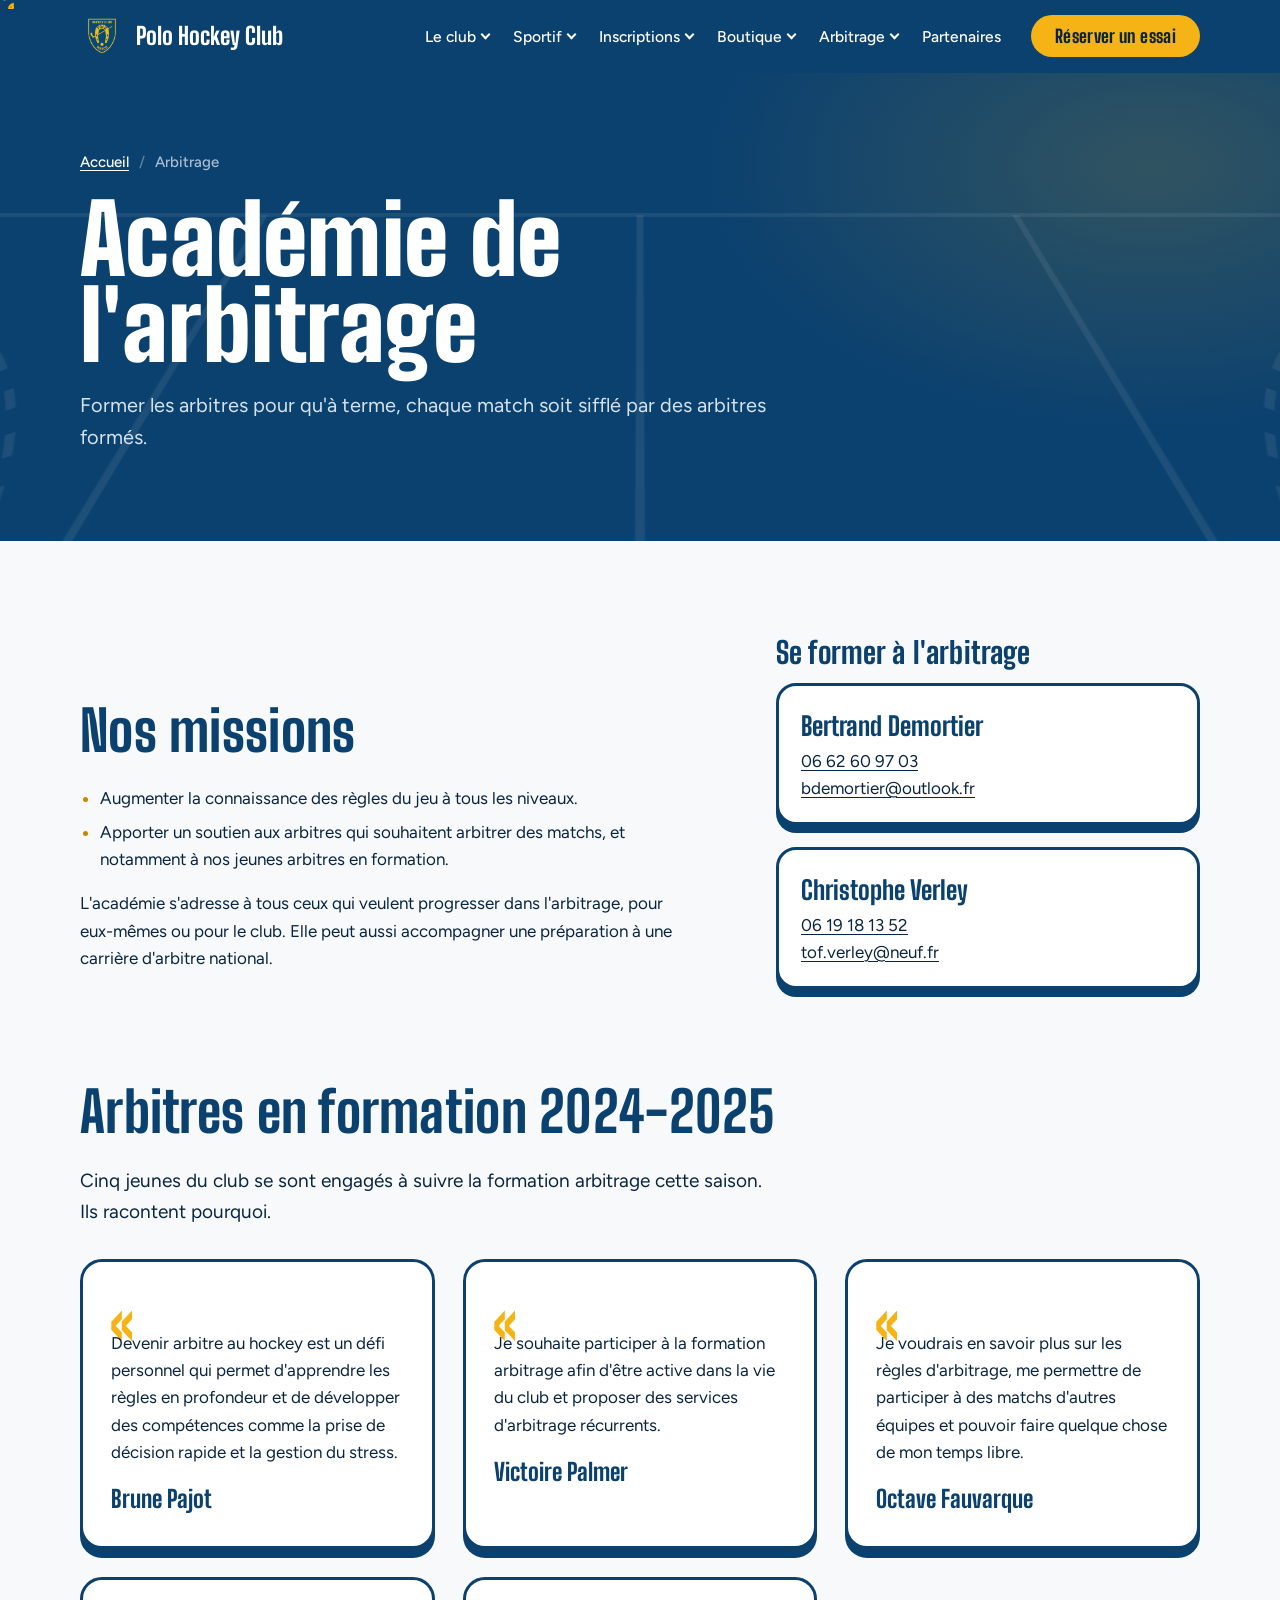
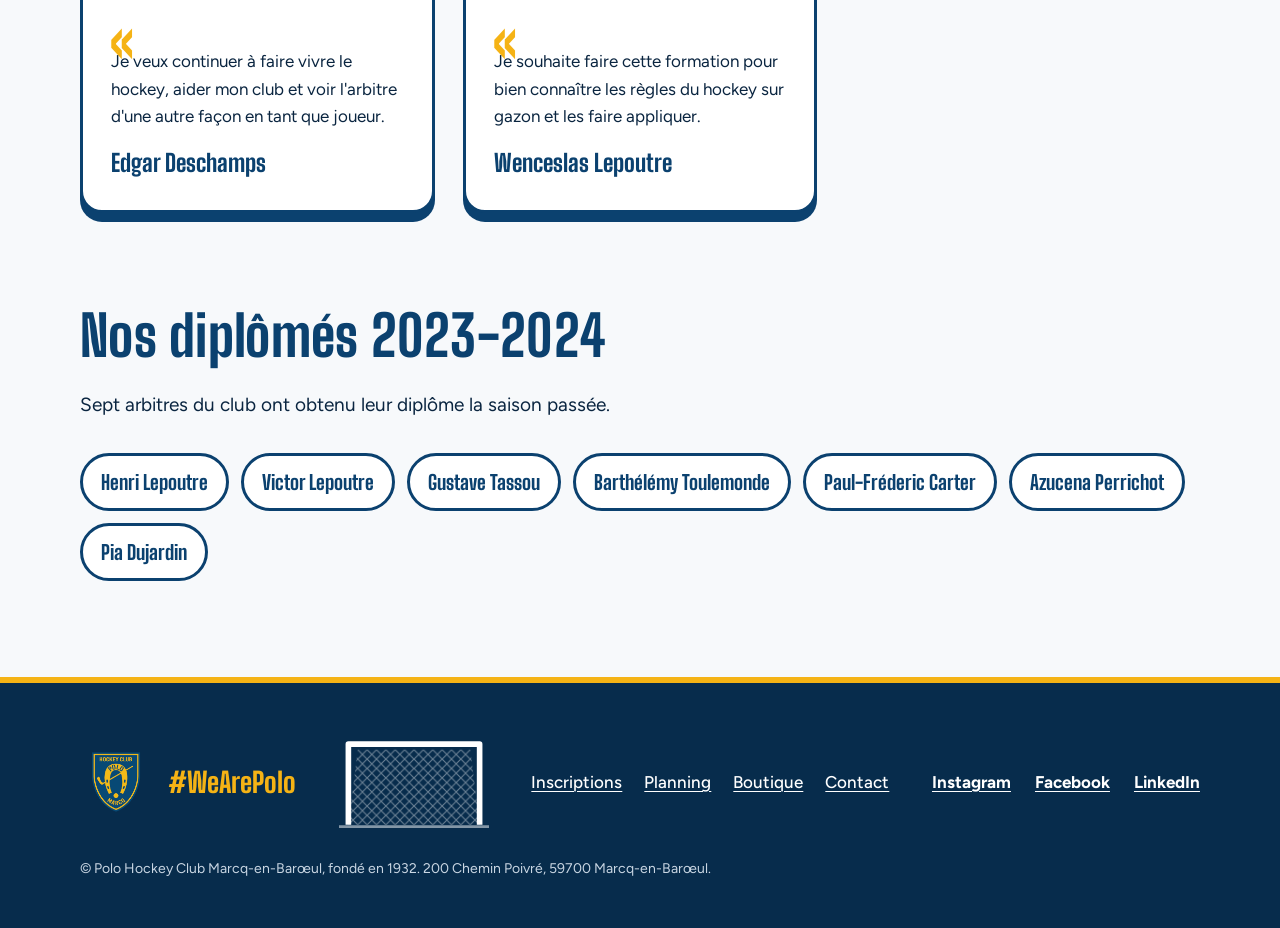
<file: arbitrage.html>
<!doctype html>
<html lang="fr">
<head>
  <meta charset="utf-8">
  <meta name="viewport" content="width=device-width, initial-scale=1">
  <title>Académie de l'arbitrage – Polo Hockey Club</title>
  <meta name="description" content="L'Académie de l'arbitrage du Polo Hockey Club forme les arbitres pour que chaque match soit sifflé par des arbitres formés.">
  <link rel="icon" href="assets/logo-polo.png">
  <link rel="preconnect" href="https://fonts.googleapis.com">
  <link rel="preconnect" href="https://fonts.gstatic.com" crossorigin>
  <link href="https://fonts.googleapis.com/css2?family=Big+Shoulders+Display:wght@600;800;900&family=Figtree:wght@400;500;700&display=swap" rel="stylesheet">
  <link rel="stylesheet" href="css/style.css">
</head>
<body>

<!-- ENTETE:debut -->
<a class="skip" href="#contenu">Aller au contenu</a>

<svg width="0" height="0" style="position:absolute" aria-hidden="true" focusable="false">
  <symbol id="balle" viewBox="-12 -12 24 24">
    <circle r="11" fill="#F5B315" stroke="#0B416F" stroke-width="1.6"/>
    <g fill="#C98A00">
      <circle cy="-6" r="1.7"/><circle cx="5.2" cy="-3" r="1.7"/><circle cx="5.2" cy="3" r="1.7"/>
      <circle cy="6" r="1.7"/><circle cx="-5.2" cy="3" r="1.7"/><circle cx="-5.2" cy="-3" r="1.7"/>
      <circle r="1.7"/>
    </g>
  </symbol>
  <symbol id="lignes-terrain" viewBox="0 0 914 550">
    <g fill="none" stroke="currentColor" stroke-width="4">
      <rect x="2" y="2" width="910" height="546"/>
      <line x1="457" y1="2" x2="457" y2="548"/>
      <line x1="229" y1="2" x2="229" y2="548"/>
      <line x1="685" y1="2" x2="685" y2="548"/>
      <path d="M2 111 A146 146 0 0 1 148 257 L148 293 A146 146 0 0 1 2 439"/>
      <path d="M912 111 A146 146 0 0 0 766 257 L766 293 A146 146 0 0 0 912 439"/>
      <path d="M2 61 A196 196 0 0 1 198 257 L198 293 A196 196 0 0 1 2 489" stroke-dasharray="14 16"/>
      <path d="M912 61 A196 196 0 0 0 716 257 L716 293 A196 196 0 0 0 912 489" stroke-dasharray="14 16"/>
    </g>
    <g fill="currentColor"><circle cx="64" cy="275" r="6"/><circle cx="850" cy="275" r="6"/><circle cx="457" cy="275" r="6"/></g>
  </symbol>
</svg>

<div class="progress" aria-hidden="true">
  <span class="progress-line"></span>
  <svg class="progress-ball" viewBox="-12 -12 24 24"><g class="spin"><use href="#balle"/></g><circle cx="-4" cy="-5" r="3" fill="#fff" opacity=".45"/></svg>
</div>

<header class="site-header">
  <div class="wrap header-inner">
    <a class="brand" href="./" aria-label="Polo Hockey Club, accueil">
      <img src="assets/logo-polo.png" alt="" width="44" height="44">
      <span>Polo Hockey Club</span>
    </a>
    <button class="nav-toggle" aria-expanded="false" aria-controls="nav">Menu</button>
    <nav id="nav" class="nav" aria-label="Navigation principale">
      <ul class="menu">
        <li class="has-sub">
          <button class="menu-btn" aria-expanded="false">Le club</button>
          <ul class="sub">
            <li><a href="./#club">Présentation</a></li>
            <li><a href="./#histoire">Notre histoire</a></li>
            <li><a href="labels.html">Labels</a></li>
            <li><a href="./#acces">Accès</a></li>
            <li><a href="./#contact">Contact</a></li>
          </ul>
        </li>
        <li class="has-sub">
          <button class="menu-btn" aria-expanded="false">Sportif</button>
          <ul class="sub">
            <li><a href="./#equipes">Les équipes premières</a></li>
            <li><a href="photos.html">Photos des équipes</a></li>
            <li><a href="calendrier-resultats.html">Calendrier et résultats</a></li>
            <li><a href="planning.html">Planning des entraînements</a></li>
          </ul>
        </li>
        <li class="has-sub">
          <button class="menu-btn" aria-expanded="false">Inscriptions</button>
          <ul class="sub">
            <li><a href="inscriptions.html">S'inscrire</a></li>
            <li><a href="saison-2026-2027.html">Saison 2026-2027</a></li>
            <li><a href="stages.html">Stages</a></li>
            <li><a href="essai.html">Essai</a></li>
            <li><a href="foreign-students.html">Foreign students in Lille</a></li>
          </ul>
        </li>
        <li class="has-sub">
          <button class="menu-btn" aria-expanded="false">Boutique</button>
          <ul class="sub">
            <li><a href="boutique.html#materiel">Tenue et matériel</a></li>
            <li><a href="boutique.html#eshop">Polo e-shop</a></li>
            <li><a href="./#tenue">La tenue en 3D</a></li>
          </ul>
        </li>
        <li class="has-sub">
          <button class="menu-btn" aria-expanded="false">Arbitrage</button>
          <ul class="sub">
            <li><a href="arbitrage.html">Académie de l'arbitrage</a></li>
            <li><a href="arbitrage.html#formation-2024-2025">Arbitres en formation 2024-2025</a></li>
            <li><a href="arbitrage.html#formation-2023-2024">Arbitres diplômés 2023-2024</a></li>
          </ul>
        </li>
        <li><a class="menu-link" href="./#partenaires">Partenaires</a></li>
      </ul>
      <a class="btn btn-yellow nav-cta" href="essai.html">Réserver un essai</a>
    </nav>
  </div>
</header>
<!-- ENTETE:fin -->

<main id="contenu">
  <section class="page-hero">
    <div class="pitch-3d" aria-hidden="true"><svg><use href="#lignes-terrain"/></svg></div>
    <div class="wrap">
      <nav aria-label="Fil d'Ariane"><ol class="crumbs"><li><a href="./">Accueil</a></li><li>Arbitrage</li></ol></nav>
      <h1>Académie de l'arbitrage</h1>
      <p class="lead">Former les arbitres pour qu'à terme, chaque match soit sifflé par des arbitres formés.</p>
    </div>
  </section>

  <section class="page-section">
    <div class="wrap arb-grid">
      <div class="prose-page">
        <h2>Nos missions</h2>
        <ul>
          <li>Augmenter la connaissance des règles du jeu à tous les niveaux.</li>
          <li>Apporter un soutien aux arbitres qui souhaitent arbitrer des matchs, et notamment à nos jeunes arbitres en formation.</li>
        </ul>
        <p>L'académie s'adresse à tous ceux qui veulent progresser dans l'arbitrage, pour eux-mêmes ou pour le club. Elle peut aussi accompagner une préparation à une carrière d'arbitre national.</p>
      </div>
      <div>
        <h3>Se former à l'arbitrage</h3>
        <ul class="people">
          <li class="card">
            <strong>Bertrand Demortier</strong>
            <a href="tel:+33662609703">06 62 60 97 03</a>
            <a href="mailto:bdemortier@outlook.fr">bdemortier@outlook.fr</a>
          </li>
          <li class="card">
            <strong>Christophe Verley</strong>
            <a href="tel:+33619181352">06 19 18 13 52</a>
            <a href="mailto:tof.verley@neuf.fr">tof.verley@neuf.fr</a>
          </li>
        </ul>
      </div>
    </div>
  </section>

  <section class="page-section" id="formation-2024-2025">
    <div class="wrap">
      <h2>Arbitres en formation 2024-2025</h2>
      <p class="section-lead">Cinq jeunes du club se sont engagés à suivre la formation arbitrage cette saison. Ils racontent pourquoi.</p>
      <div class="quotes">
        <figure class="quote block">
          <blockquote>Devenir arbitre au hockey est un défi personnel qui permet d'apprendre les règles en profondeur et de développer des compétences comme la prise de décision rapide et la gestion du stress.</blockquote>
          <figcaption>Brune Pajot</figcaption>
        </figure>
        <figure class="quote block">
          <blockquote>Je souhaite participer à la formation arbitrage afin d'être active dans la vie du club et proposer des services d'arbitrage récurrents.</blockquote>
          <figcaption>Victoire Palmer</figcaption>
        </figure>
        <figure class="quote block">
          <blockquote>Je voudrais en savoir plus sur les règles d'arbitrage, me permettre de participer à des matchs d'autres équipes et pouvoir faire quelque chose de mon temps libre.</blockquote>
          <figcaption>Octave Fauvarque</figcaption>
        </figure>
        <figure class="quote block">
          <blockquote>Je veux continuer à faire vivre le hockey, aider mon club et voir l'arbitre d'une autre façon en tant que joueur.</blockquote>
          <figcaption>Edgar Deschamps</figcaption>
        </figure>
        <figure class="quote block">
          <blockquote>Je souhaite faire cette formation pour bien connaître les règles du hockey sur gazon et les faire appliquer.</blockquote>
          <figcaption>Wenceslas Lepoutre</figcaption>
        </figure>
      </div>
    </div>
  </section>

  <section class="page-section" id="formation-2023-2024">
    <div class="wrap">
      <h2>Nos diplômés 2023-2024</h2>
      <p class="section-lead">Sept arbitres du club ont obtenu leur diplôme la saison passée.</p>
      <ul class="names">
        <li>Henri Lepoutre</li>
        <li>Victor Lepoutre</li>
        <li>Gustave Tassou</li>
        <li>Barthélémy Toulemonde</li>
        <li>Paul-Fréderic Carter</li>
        <li>Azucena Perrichot</li>
        <li>Pia Dujardin</li>
      </ul>
    </div>
  </section>
</main>

<!-- PIED:debut -->
<footer class="site-footer">
  <div class="wrap footer-inner">
    <div class="footer-brand">
      <img src="assets/logo-polo.png" alt="Écusson du Polo Hockey Club Marcq" width="72" height="72">
      <p>#WeArePolo</p>
    </div>
    <div class="footer-goal" id="footer-goal" aria-hidden="true">
      <svg viewBox="0 0 160 110">
        <defs>
          <pattern id="filet-pied" width="10" height="10" patternUnits="userSpaceOnUse">
            <path d="M0 0 L10 10 M10 0 L0 10" stroke="rgba(255,255,255,.4)" stroke-width="1.2"/>
          </pattern>
        </defs>
        <path class="goal-net" d="M20 20 L140 20 L150 100 L10 100 Z" fill="url(#filet-pied)"/>
        <path d="M10 100 V14 H150 V100" fill="none" stroke="#fff" stroke-width="6" stroke-linejoin="round"/>
        <line x1="0" y1="102" x2="160" y2="102" stroke="rgba(255,255,255,.5)" stroke-width="3"/>
      </svg>
      <span class="ball-stop stop-goal" data-ball-stop></span>
    </div>
    <nav class="footer-links" aria-label="Liens utiles">
      <a href="inscriptions.html">Inscriptions</a>
      <a href="planning.html">Planning</a>
      <a href="boutique.html">Boutique</a>
      <a href="./#contact">Contact</a>
    </nav>
    <ul class="footer-social">
      <li><a href="https://www.instagram.com/polohockeyclub/">Instagram</a></li>
      <li><a href="https://www.facebook.com/Polo-Hockey-Club-214764817017">Facebook</a></li>
      <li><a href="https://www.linkedin.com/company/polo-hockey-club-marcq-en-baroeul">LinkedIn</a></li>
    </ul>
    <p class="footer-legal">© Polo Hockey Club Marcq-en-Barœul, fondé en 1932. 200 Chemin Poivré, 59700 Marcq-en-Barœul.</p>
  </div>
</footer>
<!-- PIED:fin -->

<script src="js/main.js"></script>
</body>
</html>
</file>
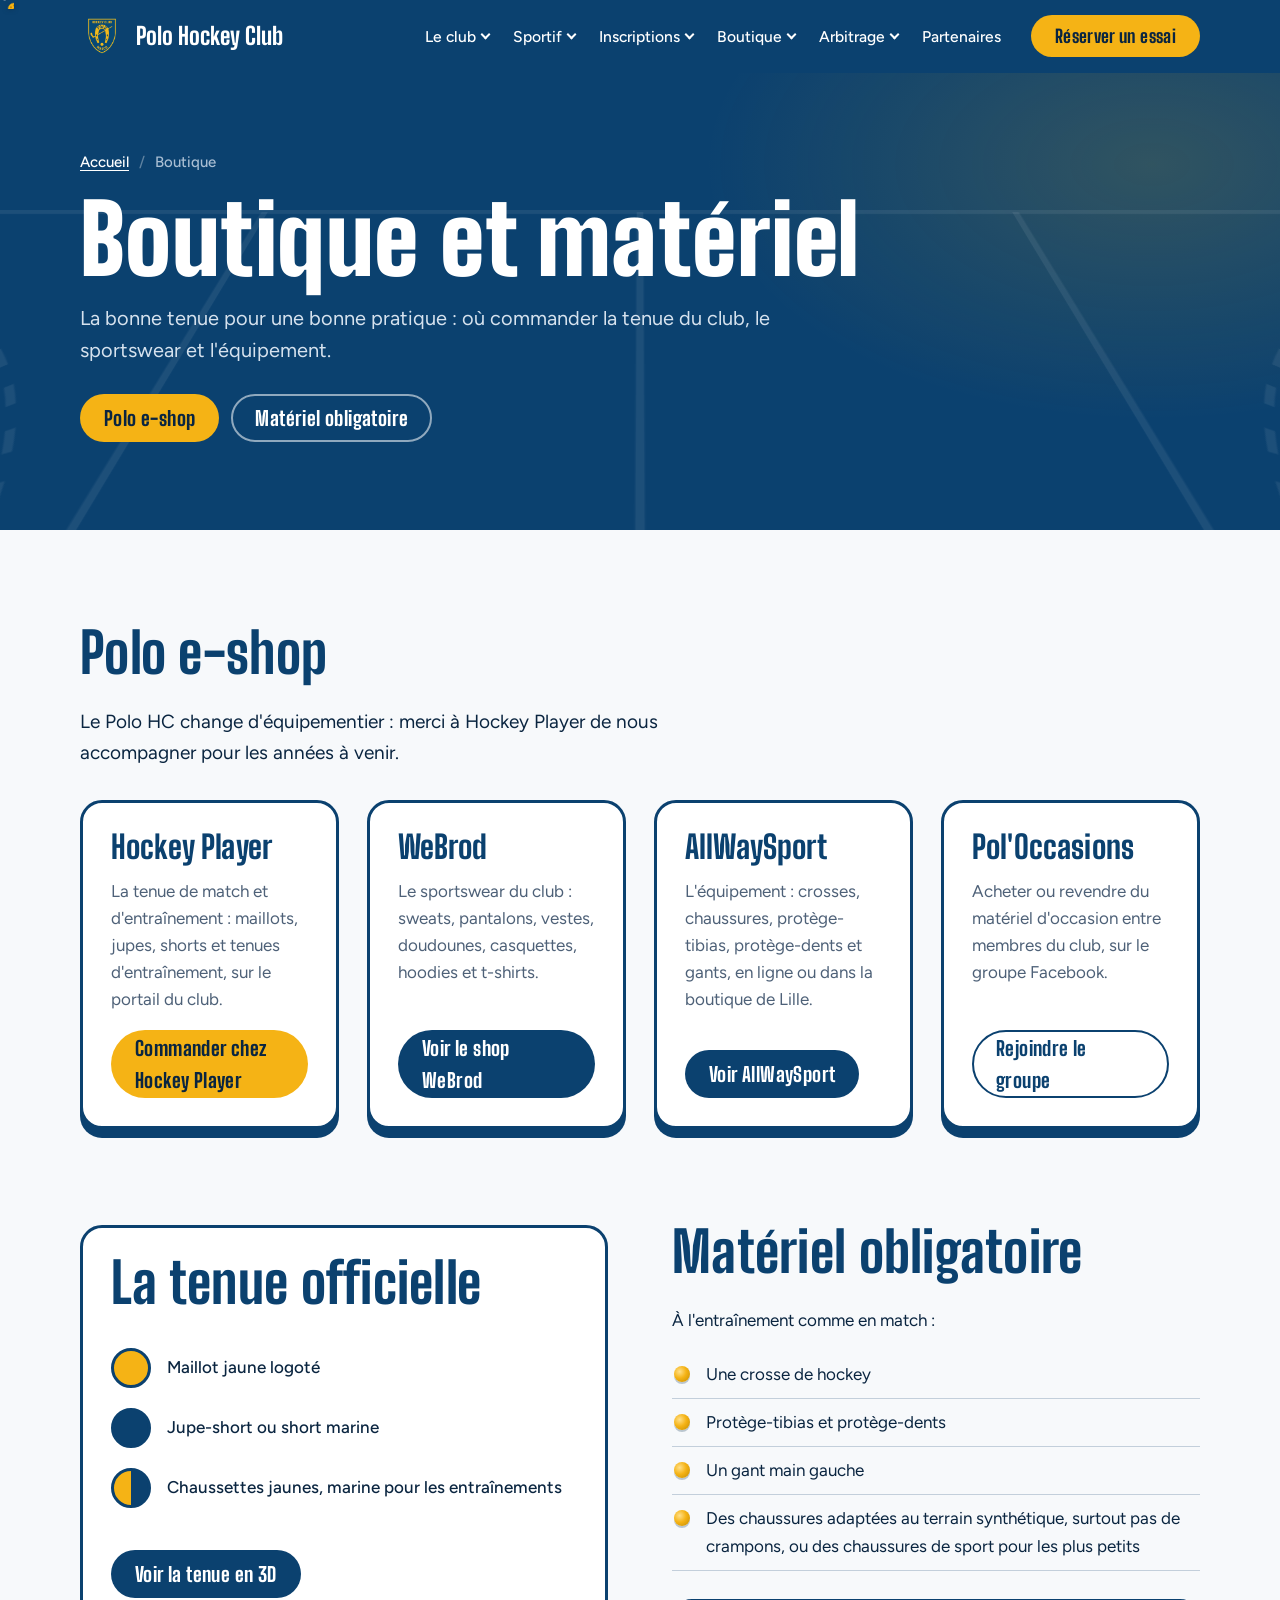
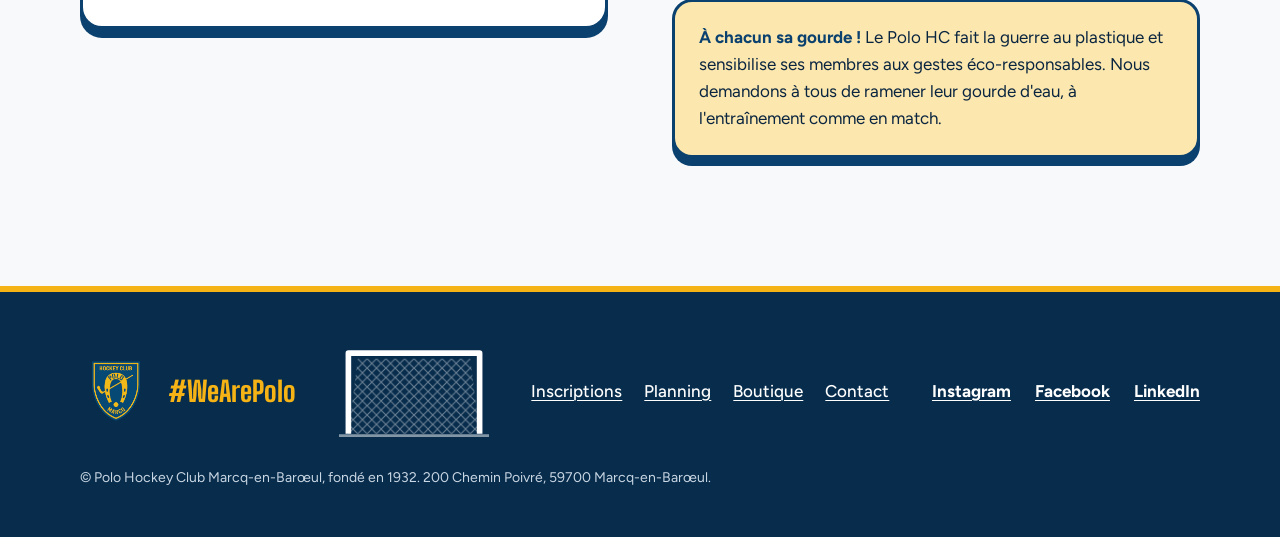
<file: boutique.html>
<!doctype html>
<html lang="fr">
<head>
  <meta charset="utf-8">
  <meta name="viewport" content="width=device-width, initial-scale=1">
  <title>Boutique et matériel – Polo Hockey Club</title>
  <meta name="description" content="Polo e-shop : tenue de match Hockey Player, sportswear WeBrod, matériel AllWaySport, et le matériel obligatoire pour jouer au Polo Hockey Club.">
  <link rel="icon" href="assets/logo-polo.png">
  <link rel="preconnect" href="https://fonts.googleapis.com">
  <link rel="preconnect" href="https://fonts.gstatic.com" crossorigin>
  <link href="https://fonts.googleapis.com/css2?family=Big+Shoulders+Display:wght@600;800;900&family=Figtree:wght@400;500;700&display=swap" rel="stylesheet">
  <link rel="stylesheet" href="css/style.css">
</head>
<body>

<!-- ENTETE:debut -->
<a class="skip" href="#contenu">Aller au contenu</a>

<svg width="0" height="0" style="position:absolute" aria-hidden="true" focusable="false">
  <symbol id="balle" viewBox="-12 -12 24 24">
    <circle r="11" fill="#F5B315" stroke="#0B416F" stroke-width="1.6"/>
    <g fill="#C98A00">
      <circle cy="-6" r="1.7"/><circle cx="5.2" cy="-3" r="1.7"/><circle cx="5.2" cy="3" r="1.7"/>
      <circle cy="6" r="1.7"/><circle cx="-5.2" cy="3" r="1.7"/><circle cx="-5.2" cy="-3" r="1.7"/>
      <circle r="1.7"/>
    </g>
  </symbol>
  <symbol id="lignes-terrain" viewBox="0 0 914 550">
    <g fill="none" stroke="currentColor" stroke-width="4">
      <rect x="2" y="2" width="910" height="546"/>
      <line x1="457" y1="2" x2="457" y2="548"/>
      <line x1="229" y1="2" x2="229" y2="548"/>
      <line x1="685" y1="2" x2="685" y2="548"/>
      <path d="M2 111 A146 146 0 0 1 148 257 L148 293 A146 146 0 0 1 2 439"/>
      <path d="M912 111 A146 146 0 0 0 766 257 L766 293 A146 146 0 0 0 912 439"/>
      <path d="M2 61 A196 196 0 0 1 198 257 L198 293 A196 196 0 0 1 2 489" stroke-dasharray="14 16"/>
      <path d="M912 61 A196 196 0 0 0 716 257 L716 293 A196 196 0 0 0 912 489" stroke-dasharray="14 16"/>
    </g>
    <g fill="currentColor"><circle cx="64" cy="275" r="6"/><circle cx="850" cy="275" r="6"/><circle cx="457" cy="275" r="6"/></g>
  </symbol>
</svg>

<div class="progress" aria-hidden="true">
  <span class="progress-line"></span>
  <svg class="progress-ball" viewBox="-12 -12 24 24"><g class="spin"><use href="#balle"/></g><circle cx="-4" cy="-5" r="3" fill="#fff" opacity=".45"/></svg>
</div>

<header class="site-header">
  <div class="wrap header-inner">
    <a class="brand" href="./" aria-label="Polo Hockey Club, accueil">
      <img src="assets/logo-polo.png" alt="" width="44" height="44">
      <span>Polo Hockey Club</span>
    </a>
    <button class="nav-toggle" aria-expanded="false" aria-controls="nav">Menu</button>
    <nav id="nav" class="nav" aria-label="Navigation principale">
      <ul class="menu">
        <li class="has-sub">
          <button class="menu-btn" aria-expanded="false">Le club</button>
          <ul class="sub">
            <li><a href="./#club">Présentation</a></li>
            <li><a href="./#histoire">Notre histoire</a></li>
            <li><a href="labels.html">Labels</a></li>
            <li><a href="./#acces">Accès</a></li>
            <li><a href="./#contact">Contact</a></li>
          </ul>
        </li>
        <li class="has-sub">
          <button class="menu-btn" aria-expanded="false">Sportif</button>
          <ul class="sub">
            <li><a href="./#equipes">Les équipes premières</a></li>
            <li><a href="photos.html">Photos des équipes</a></li>
            <li><a href="calendrier-resultats.html">Calendrier et résultats</a></li>
            <li><a href="planning.html">Planning des entraînements</a></li>
          </ul>
        </li>
        <li class="has-sub">
          <button class="menu-btn" aria-expanded="false">Inscriptions</button>
          <ul class="sub">
            <li><a href="inscriptions.html">S'inscrire</a></li>
            <li><a href="saison-2026-2027.html">Saison 2026-2027</a></li>
            <li><a href="stages.html">Stages</a></li>
            <li><a href="essai.html">Essai</a></li>
            <li><a href="foreign-students.html">Foreign students in Lille</a></li>
          </ul>
        </li>
        <li class="has-sub">
          <button class="menu-btn" aria-expanded="false">Boutique</button>
          <ul class="sub">
            <li><a href="boutique.html#materiel">Tenue et matériel</a></li>
            <li><a href="boutique.html#eshop">Polo e-shop</a></li>
            <li><a href="./#tenue">La tenue en 3D</a></li>
          </ul>
        </li>
        <li class="has-sub">
          <button class="menu-btn" aria-expanded="false">Arbitrage</button>
          <ul class="sub">
            <li><a href="arbitrage.html">Académie de l'arbitrage</a></li>
            <li><a href="arbitrage.html#formation-2024-2025">Arbitres en formation 2024-2025</a></li>
            <li><a href="arbitrage.html#formation-2023-2024">Arbitres diplômés 2023-2024</a></li>
          </ul>
        </li>
        <li><a class="menu-link" href="./#partenaires">Partenaires</a></li>
      </ul>
      <a class="btn btn-yellow nav-cta" href="essai.html">Réserver un essai</a>
    </nav>
  </div>
</header>
<!-- ENTETE:fin -->

<main id="contenu">
  <section class="page-hero">
    <div class="pitch-3d" aria-hidden="true"><svg><use href="#lignes-terrain"/></svg></div>
    <div class="wrap">
      <nav aria-label="Fil d'Ariane"><ol class="crumbs"><li><a href="./">Accueil</a></li><li>Boutique</li></ol></nav>
      <h1>Boutique et matériel</h1>
      <p class="lead">La bonne tenue pour une bonne pratique&nbsp;: où commander la tenue du club, le sportswear et l'équipement.</p>
      <div class="hero-actions">
        <a class="btn btn-yellow" href="#eshop">Polo e-shop</a>
        <a class="btn btn-ghost" href="#materiel">Matériel obligatoire</a>
      </div>
    </div>
  </section>

  <section class="page-section" id="eshop">
    <div class="wrap">
      <h2>Polo e-shop</h2>
      <p class="section-lead">Le Polo HC change d'équipementier&nbsp;: merci à Hockey Player de nous accompagner pour les années à venir.</p>
      <div class="shops">
        <article class="shop block">
          <h3>Hockey Player</h3>
          <p>La tenue de match et d'entraînement&nbsp;: maillots, jupes, shorts et tenues d'entraînement, sur le portail du club.</p>
          <a class="btn btn-yellow" href="https://hockeyplayer.shop/fr/clubs/polo-marcq.html">Commander chez Hockey Player</a>
        </article>
        <article class="shop block">
          <h3>WeBrod</h3>
          <p>Le sportswear du club&nbsp;: sweats, pantalons, vestes, doudounes, casquettes, hoodies et t-shirts.</p>
          <a class="btn btn-navy" href="https://www.webrod.fr/le-shop-partenaires-polo-hockey-club-marcq-xsl-364_487.html">Voir le shop WeBrod</a>
        </article>
        <article class="shop block">
          <h3>AllWaySport</h3>
          <p>L'équipement&nbsp;: crosses, chaussures, protège-tibias, protège-dents et gants, en ligne ou dans la boutique de Lille.</p>
          <a class="btn btn-navy" href="https://www.allwaysport.com">Voir AllWaySport</a>
        </article>
        <article class="shop block">
          <h3>Pol'Occasions</h3>
          <p>Acheter ou revendre du matériel d'occasion entre membres du club, sur le groupe Facebook.</p>
          <a class="btn btn-outline" href="https://www.facebook.com/groups/1114100158634810">Rejoindre le groupe</a>
        </article>
      </div>
    </div>
  </section>

  <section class="page-section" id="materiel">
    <div class="wrap split">
      <div class="block">
        <h2>La tenue officielle</h2>
        <ul class="kit">
          <li><span class="swatch swatch-yellow" aria-hidden="true"></span>Maillot jaune logoté</li>
          <li><span class="swatch swatch-navy" aria-hidden="true"></span>Jupe-short ou short marine</li>
          <li><span class="swatch swatch-split" aria-hidden="true"></span>Chaussettes jaunes, marine pour les entraînements</li>
        </ul>
        <a class="btn btn-navy" href="./#tenue">Voir la tenue en 3D</a>
      </div>
      <div>
        <h2>Matériel obligatoire</h2>
        <p>À l'entraînement comme en match&nbsp;:</p>
        <ul class="checklist checklist-dark">
          <li>Une crosse de hockey</li>
          <li>Protège-tibias et protège-dents</li>
          <li>Un gant main gauche</li>
          <li>Des chaussures adaptées au terrain synthétique, surtout pas de crampons, ou des chaussures de sport pour les plus petits</li>
        </ul>
        <div class="note note-after">
          <p><strong>À chacun sa gourde&nbsp;!</strong> Le Polo HC fait la guerre au plastique et sensibilise ses membres aux gestes éco-responsables. Nous demandons à tous de ramener leur gourde d'eau, à l'entraînement comme en match.</p>
        </div>
      </div>
    </div>
  </section>
</main>

<!-- PIED:debut -->
<footer class="site-footer">
  <div class="wrap footer-inner">
    <div class="footer-brand">
      <img src="assets/logo-polo.png" alt="Écusson du Polo Hockey Club Marcq" width="72" height="72">
      <p>#WeArePolo</p>
    </div>
    <div class="footer-goal" id="footer-goal" aria-hidden="true">
      <svg viewBox="0 0 160 110">
        <defs>
          <pattern id="filet-pied" width="10" height="10" patternUnits="userSpaceOnUse">
            <path d="M0 0 L10 10 M10 0 L0 10" stroke="rgba(255,255,255,.4)" stroke-width="1.2"/>
          </pattern>
        </defs>
        <path class="goal-net" d="M20 20 L140 20 L150 100 L10 100 Z" fill="url(#filet-pied)"/>
        <path d="M10 100 V14 H150 V100" fill="none" stroke="#fff" stroke-width="6" stroke-linejoin="round"/>
        <line x1="0" y1="102" x2="160" y2="102" stroke="rgba(255,255,255,.5)" stroke-width="3"/>
      </svg>
      <span class="ball-stop stop-goal" data-ball-stop></span>
    </div>
    <nav class="footer-links" aria-label="Liens utiles">
      <a href="inscriptions.html">Inscriptions</a>
      <a href="planning.html">Planning</a>
      <a href="boutique.html">Boutique</a>
      <a href="./#contact">Contact</a>
    </nav>
    <ul class="footer-social">
      <li><a href="https://www.instagram.com/polohockeyclub/">Instagram</a></li>
      <li><a href="https://www.facebook.com/Polo-Hockey-Club-214764817017">Facebook</a></li>
      <li><a href="https://www.linkedin.com/company/polo-hockey-club-marcq-en-baroeul">LinkedIn</a></li>
    </ul>
    <p class="footer-legal">© Polo Hockey Club Marcq-en-Barœul, fondé en 1932. 200 Chemin Poivré, 59700 Marcq-en-Barœul.</p>
  </div>
</footer>
<!-- PIED:fin -->

<script src="js/main.js"></script>
</body>
</html>
</file>
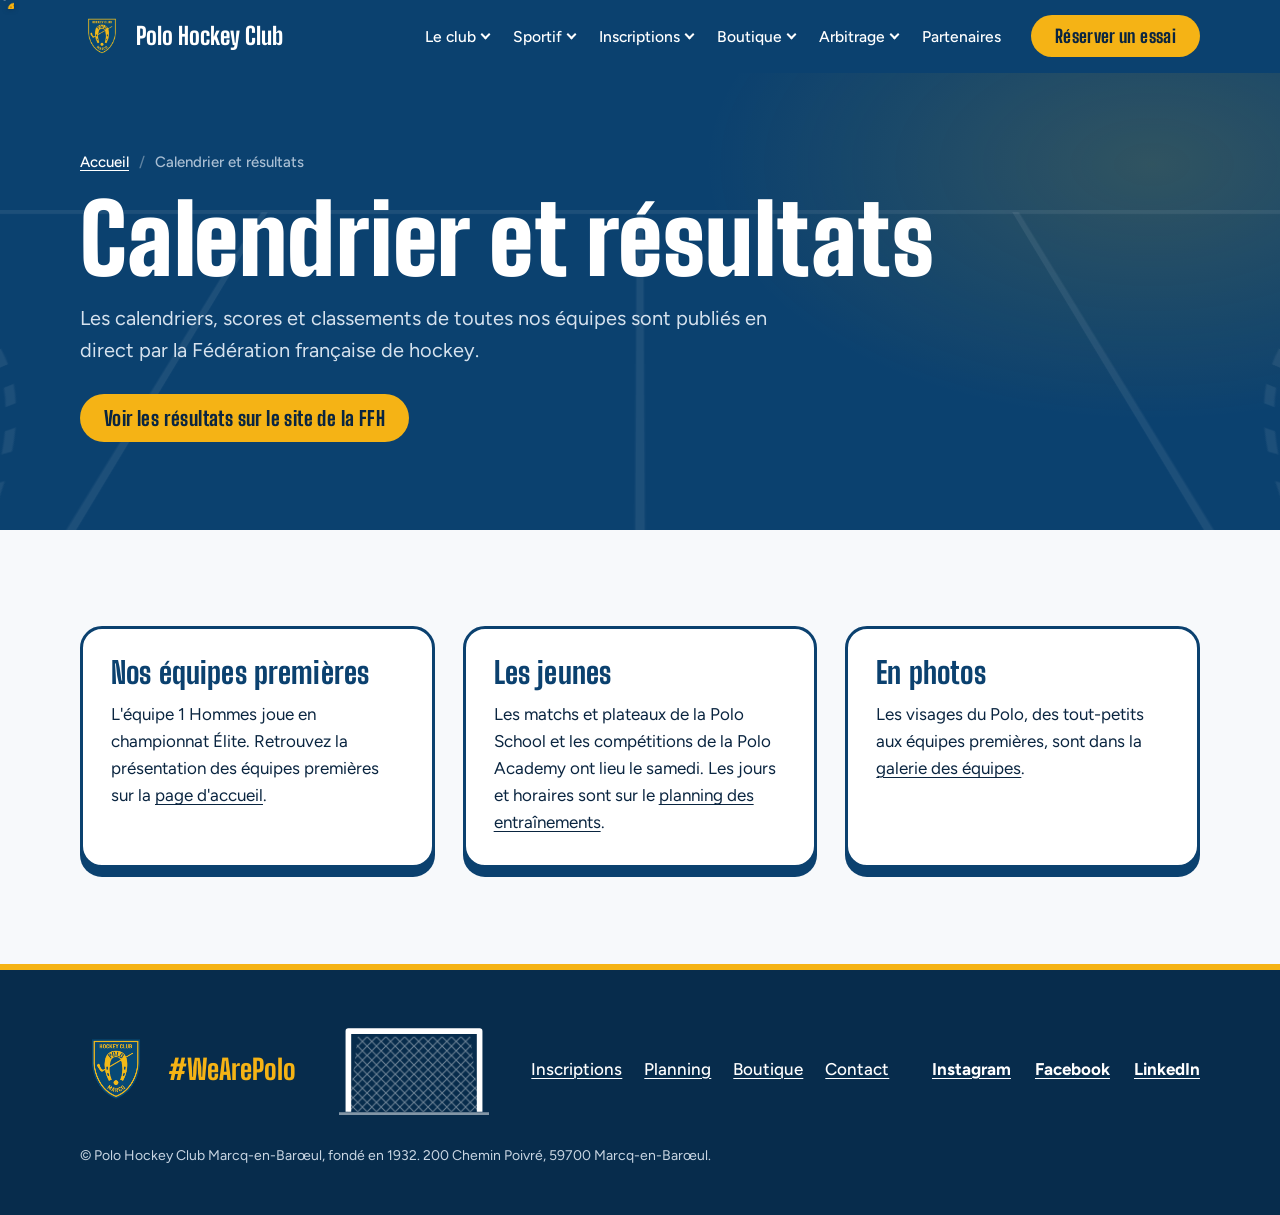
<file: calendrier-resultats.html>
<!doctype html>
<html lang="fr">
<head>
  <meta charset="utf-8">
  <meta name="viewport" content="width=device-width, initial-scale=1">
  <title>Calendrier et résultats – Polo Hockey Club</title>
  <meta name="description" content="Calendrier des matchs et résultats des équipes du Polo Hockey Club, publiés par la Fédération française de hockey.">
  <link rel="icon" href="assets/logo-polo.png">
  <link rel="preconnect" href="https://fonts.googleapis.com">
  <link rel="preconnect" href="https://fonts.gstatic.com" crossorigin>
  <link href="https://fonts.googleapis.com/css2?family=Big+Shoulders+Display:wght@600;800;900&family=Figtree:wght@400;500;700&display=swap" rel="stylesheet">
  <link rel="stylesheet" href="css/style.css">
</head>
<body>

<!-- ENTETE:debut -->
<a class="skip" href="#contenu">Aller au contenu</a>

<svg width="0" height="0" style="position:absolute" aria-hidden="true" focusable="false">
  <symbol id="balle" viewBox="-12 -12 24 24">
    <circle r="11" fill="#F5B315" stroke="#0B416F" stroke-width="1.6"/>
    <g fill="#C98A00">
      <circle cy="-6" r="1.7"/><circle cx="5.2" cy="-3" r="1.7"/><circle cx="5.2" cy="3" r="1.7"/>
      <circle cy="6" r="1.7"/><circle cx="-5.2" cy="3" r="1.7"/><circle cx="-5.2" cy="-3" r="1.7"/>
      <circle r="1.7"/>
    </g>
  </symbol>
  <symbol id="lignes-terrain" viewBox="0 0 914 550">
    <g fill="none" stroke="currentColor" stroke-width="4">
      <rect x="2" y="2" width="910" height="546"/>
      <line x1="457" y1="2" x2="457" y2="548"/>
      <line x1="229" y1="2" x2="229" y2="548"/>
      <line x1="685" y1="2" x2="685" y2="548"/>
      <path d="M2 111 A146 146 0 0 1 148 257 L148 293 A146 146 0 0 1 2 439"/>
      <path d="M912 111 A146 146 0 0 0 766 257 L766 293 A146 146 0 0 0 912 439"/>
      <path d="M2 61 A196 196 0 0 1 198 257 L198 293 A196 196 0 0 1 2 489" stroke-dasharray="14 16"/>
      <path d="M912 61 A196 196 0 0 0 716 257 L716 293 A196 196 0 0 0 912 489" stroke-dasharray="14 16"/>
    </g>
    <g fill="currentColor"><circle cx="64" cy="275" r="6"/><circle cx="850" cy="275" r="6"/><circle cx="457" cy="275" r="6"/></g>
  </symbol>
</svg>

<div class="progress" aria-hidden="true">
  <span class="progress-line"></span>
  <svg class="progress-ball" viewBox="-12 -12 24 24"><g class="spin"><use href="#balle"/></g><circle cx="-4" cy="-5" r="3" fill="#fff" opacity=".45"/></svg>
</div>

<header class="site-header">
  <div class="wrap header-inner">
    <a class="brand" href="./" aria-label="Polo Hockey Club, accueil">
      <img src="assets/logo-polo.png" alt="" width="44" height="44">
      <span>Polo Hockey Club</span>
    </a>
    <button class="nav-toggle" aria-expanded="false" aria-controls="nav">Menu</button>
    <nav id="nav" class="nav" aria-label="Navigation principale">
      <ul class="menu">
        <li class="has-sub">
          <button class="menu-btn" aria-expanded="false">Le club</button>
          <ul class="sub">
            <li><a href="./#club">Présentation</a></li>
            <li><a href="./#histoire">Notre histoire</a></li>
            <li><a href="labels.html">Labels</a></li>
            <li><a href="./#acces">Accès</a></li>
            <li><a href="./#contact">Contact</a></li>
          </ul>
        </li>
        <li class="has-sub">
          <button class="menu-btn" aria-expanded="false">Sportif</button>
          <ul class="sub">
            <li><a href="./#equipes">Les équipes premières</a></li>
            <li><a href="photos.html">Photos des équipes</a></li>
            <li><a href="calendrier-resultats.html">Calendrier et résultats</a></li>
            <li><a href="planning.html">Planning des entraînements</a></li>
          </ul>
        </li>
        <li class="has-sub">
          <button class="menu-btn" aria-expanded="false">Inscriptions</button>
          <ul class="sub">
            <li><a href="inscriptions.html">S'inscrire</a></li>
            <li><a href="saison-2026-2027.html">Saison 2026-2027</a></li>
            <li><a href="stages.html">Stages</a></li>
            <li><a href="essai.html">Essai</a></li>
            <li><a href="foreign-students.html">Foreign students in Lille</a></li>
          </ul>
        </li>
        <li class="has-sub">
          <button class="menu-btn" aria-expanded="false">Boutique</button>
          <ul class="sub">
            <li><a href="boutique.html#materiel">Tenue et matériel</a></li>
            <li><a href="boutique.html#eshop">Polo e-shop</a></li>
            <li><a href="./#tenue">La tenue en 3D</a></li>
          </ul>
        </li>
        <li class="has-sub">
          <button class="menu-btn" aria-expanded="false">Arbitrage</button>
          <ul class="sub">
            <li><a href="arbitrage.html">Académie de l'arbitrage</a></li>
            <li><a href="arbitrage.html#formation-2024-2025">Arbitres en formation 2024-2025</a></li>
            <li><a href="arbitrage.html#formation-2023-2024">Arbitres diplômés 2023-2024</a></li>
          </ul>
        </li>
        <li><a class="menu-link" href="./#partenaires">Partenaires</a></li>
      </ul>
      <a class="btn btn-yellow nav-cta" href="essai.html">Réserver un essai</a>
    </nav>
  </div>
</header>
<!-- ENTETE:fin -->

<main id="contenu">
  <section class="page-hero">
    <div class="pitch-3d" aria-hidden="true"><svg><use href="#lignes-terrain"/></svg></div>
    <div class="wrap">
      <nav aria-label="Fil d'Ariane"><ol class="crumbs"><li><a href="./">Accueil</a></li><li>Calendrier et résultats</li></ol></nav>
      <h1>Calendrier et résultats</h1>
      <p class="lead">Les calendriers, scores et classements de toutes nos équipes sont publiés en direct par la Fédération française de hockey.</p>
      <div class="hero-actions">
        <a class="btn btn-yellow" href="https://www.ffhockey.org/championnat/calendrier-et-resultats.html">Voir les résultats sur le site de la FFH</a>
      </div>
    </div>
  </section>

  <section class="page-section">
    <div class="wrap">
      <div class="blocks">
        <div class="block">
          <h3>Nos équipes premières</h3>
          <p>L'équipe 1 Hommes joue en championnat Élite. Retrouvez la présentation des équipes premières sur la <a href="./#equipes">page d'accueil</a>.</p>
        </div>
        <div class="block">
          <h3>Les jeunes</h3>
          <p>Les matchs et plateaux de la Polo School et les compétitions de la Polo Academy ont lieu le samedi. Les jours et horaires sont sur le <a href="planning.html">planning des entraînements</a>.</p>
        </div>
        <div class="block">
          <h3>En photos</h3>
          <p>Les visages du Polo, des tout-petits aux équipes premières, sont dans la <a href="photos.html">galerie des équipes</a>.</p>
        </div>
      </div>
    </div>
  </section>
</main>

<!-- PIED:debut -->
<footer class="site-footer">
  <div class="wrap footer-inner">
    <div class="footer-brand">
      <img src="assets/logo-polo.png" alt="Écusson du Polo Hockey Club Marcq" width="72" height="72">
      <p>#WeArePolo</p>
    </div>
    <div class="footer-goal" id="footer-goal" aria-hidden="true">
      <svg viewBox="0 0 160 110">
        <defs>
          <pattern id="filet-pied" width="10" height="10" patternUnits="userSpaceOnUse">
            <path d="M0 0 L10 10 M10 0 L0 10" stroke="rgba(255,255,255,.4)" stroke-width="1.2"/>
          </pattern>
        </defs>
        <path class="goal-net" d="M20 20 L140 20 L150 100 L10 100 Z" fill="url(#filet-pied)"/>
        <path d="M10 100 V14 H150 V100" fill="none" stroke="#fff" stroke-width="6" stroke-linejoin="round"/>
        <line x1="0" y1="102" x2="160" y2="102" stroke="rgba(255,255,255,.5)" stroke-width="3"/>
      </svg>
      <span class="ball-stop stop-goal" data-ball-stop></span>
    </div>
    <nav class="footer-links" aria-label="Liens utiles">
      <a href="inscriptions.html">Inscriptions</a>
      <a href="planning.html">Planning</a>
      <a href="boutique.html">Boutique</a>
      <a href="./#contact">Contact</a>
    </nav>
    <ul class="footer-social">
      <li><a href="https://www.instagram.com/polohockeyclub/">Instagram</a></li>
      <li><a href="https://www.facebook.com/Polo-Hockey-Club-214764817017">Facebook</a></li>
      <li><a href="https://www.linkedin.com/company/polo-hockey-club-marcq-en-baroeul">LinkedIn</a></li>
    </ul>
    <p class="footer-legal">© Polo Hockey Club Marcq-en-Barœul, fondé en 1932. 200 Chemin Poivré, 59700 Marcq-en-Barœul.</p>
  </div>
</footer>
<!-- PIED:fin -->

<script src="js/main.js"></script>
</body>
</html>
</file>
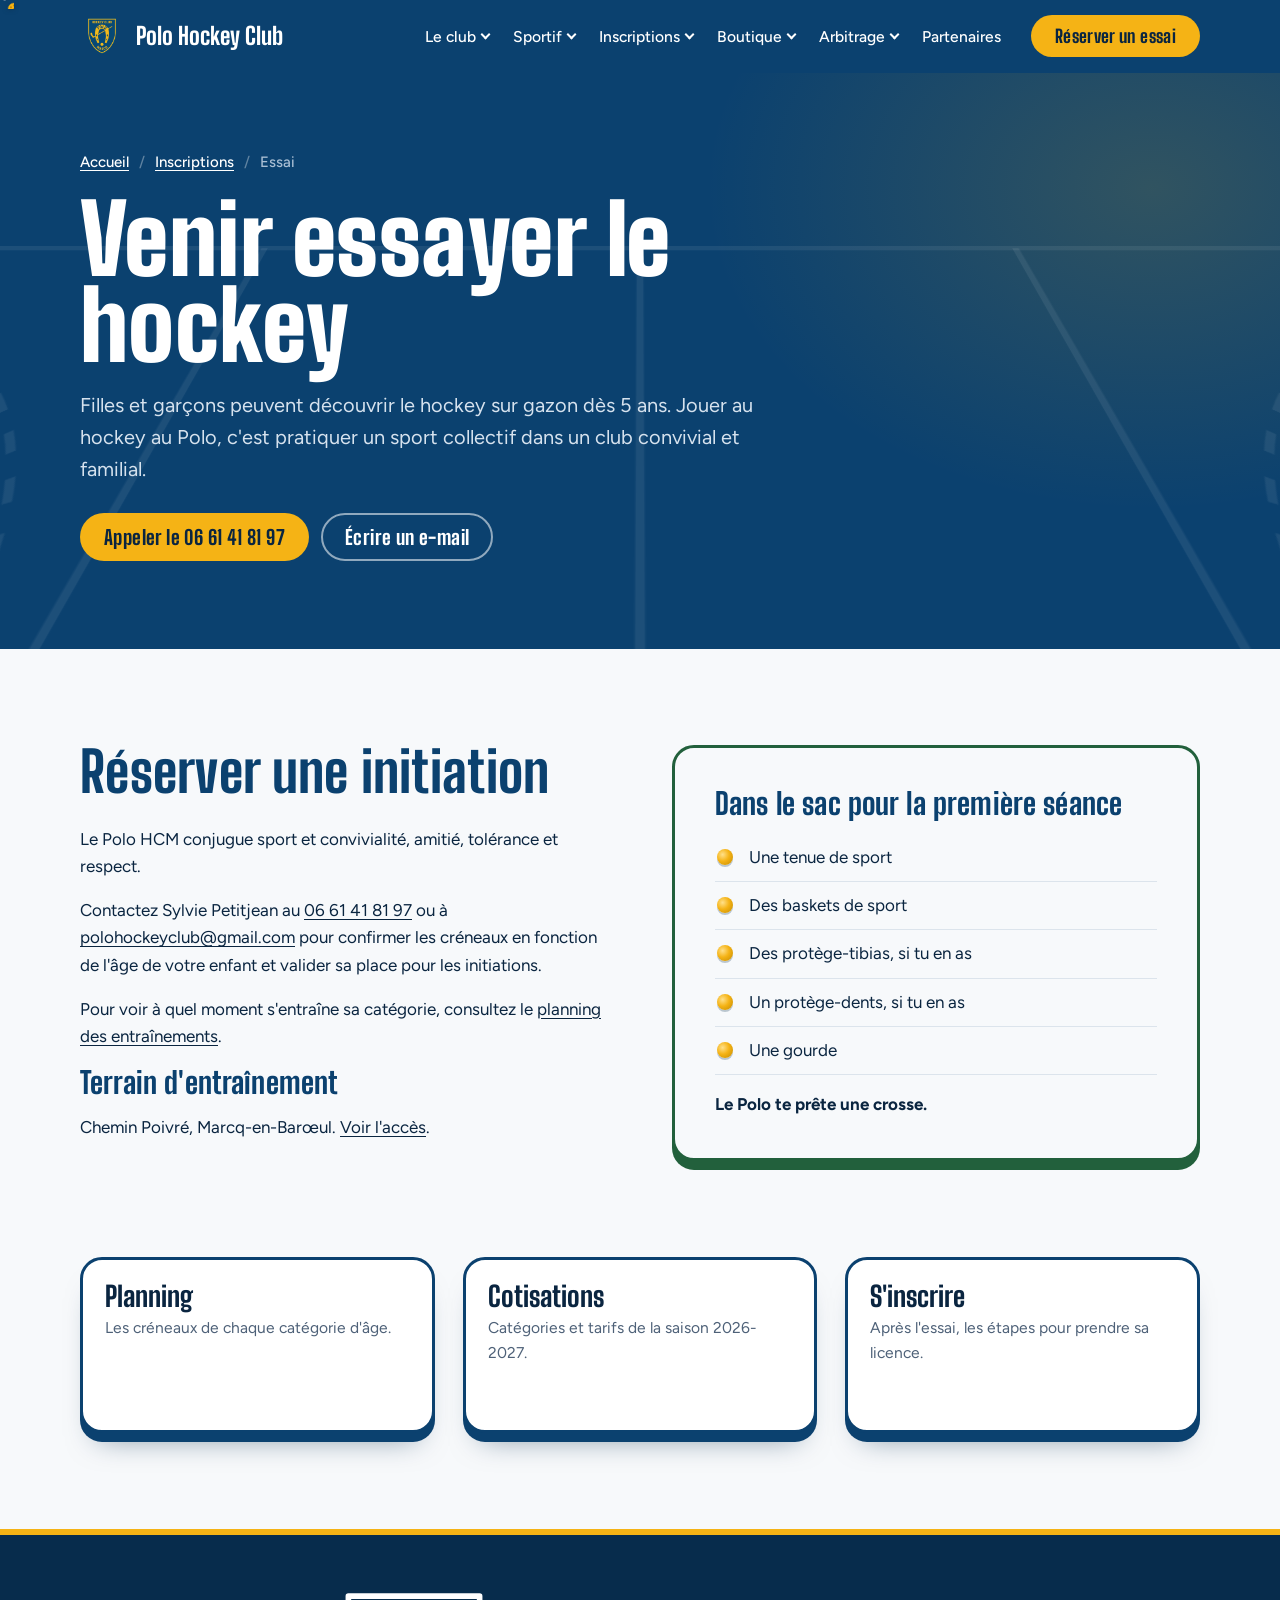
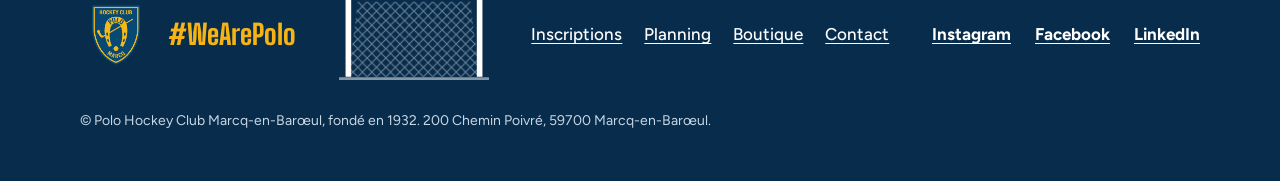
<file: essai.html>
<!doctype html>
<html lang="fr">
<head>
  <meta charset="utf-8">
  <meta name="viewport" content="width=device-width, initial-scale=1">
  <title>Essai de hockey sur gazon – Polo Hockey Club</title>
  <meta name="description" content="Venez découvrir le hockey sur gazon au Polo Hockey Club, filles et garçons dès 5 ans. La crosse est prêtée.">
  <link rel="icon" href="assets/logo-polo.png">
  <link rel="preconnect" href="https://fonts.googleapis.com">
  <link rel="preconnect" href="https://fonts.gstatic.com" crossorigin>
  <link href="https://fonts.googleapis.com/css2?family=Big+Shoulders+Display:wght@600;800;900&family=Figtree:wght@400;500;700&display=swap" rel="stylesheet">
  <link rel="stylesheet" href="css/style.css">
</head>
<body>

<!-- ENTETE:debut -->
<a class="skip" href="#contenu">Aller au contenu</a>

<svg width="0" height="0" style="position:absolute" aria-hidden="true" focusable="false">
  <symbol id="balle" viewBox="-12 -12 24 24">
    <circle r="11" fill="#F5B315" stroke="#0B416F" stroke-width="1.6"/>
    <g fill="#C98A00">
      <circle cy="-6" r="1.7"/><circle cx="5.2" cy="-3" r="1.7"/><circle cx="5.2" cy="3" r="1.7"/>
      <circle cy="6" r="1.7"/><circle cx="-5.2" cy="3" r="1.7"/><circle cx="-5.2" cy="-3" r="1.7"/>
      <circle r="1.7"/>
    </g>
  </symbol>
  <symbol id="lignes-terrain" viewBox="0 0 914 550">
    <g fill="none" stroke="currentColor" stroke-width="4">
      <rect x="2" y="2" width="910" height="546"/>
      <line x1="457" y1="2" x2="457" y2="548"/>
      <line x1="229" y1="2" x2="229" y2="548"/>
      <line x1="685" y1="2" x2="685" y2="548"/>
      <path d="M2 111 A146 146 0 0 1 148 257 L148 293 A146 146 0 0 1 2 439"/>
      <path d="M912 111 A146 146 0 0 0 766 257 L766 293 A146 146 0 0 0 912 439"/>
      <path d="M2 61 A196 196 0 0 1 198 257 L198 293 A196 196 0 0 1 2 489" stroke-dasharray="14 16"/>
      <path d="M912 61 A196 196 0 0 0 716 257 L716 293 A196 196 0 0 0 912 489" stroke-dasharray="14 16"/>
    </g>
    <g fill="currentColor"><circle cx="64" cy="275" r="6"/><circle cx="850" cy="275" r="6"/><circle cx="457" cy="275" r="6"/></g>
  </symbol>
</svg>

<div class="progress" aria-hidden="true">
  <span class="progress-line"></span>
  <svg class="progress-ball" viewBox="-12 -12 24 24"><g class="spin"><use href="#balle"/></g><circle cx="-4" cy="-5" r="3" fill="#fff" opacity=".45"/></svg>
</div>

<header class="site-header">
  <div class="wrap header-inner">
    <a class="brand" href="./" aria-label="Polo Hockey Club, accueil">
      <img src="assets/logo-polo.png" alt="" width="44" height="44">
      <span>Polo Hockey Club</span>
    </a>
    <button class="nav-toggle" aria-expanded="false" aria-controls="nav">Menu</button>
    <nav id="nav" class="nav" aria-label="Navigation principale">
      <ul class="menu">
        <li class="has-sub">
          <button class="menu-btn" aria-expanded="false">Le club</button>
          <ul class="sub">
            <li><a href="./#club">Présentation</a></li>
            <li><a href="./#histoire">Notre histoire</a></li>
            <li><a href="labels.html">Labels</a></li>
            <li><a href="./#acces">Accès</a></li>
            <li><a href="./#contact">Contact</a></li>
          </ul>
        </li>
        <li class="has-sub">
          <button class="menu-btn" aria-expanded="false">Sportif</button>
          <ul class="sub">
            <li><a href="./#equipes">Les équipes premières</a></li>
            <li><a href="photos.html">Photos des équipes</a></li>
            <li><a href="calendrier-resultats.html">Calendrier et résultats</a></li>
            <li><a href="planning.html">Planning des entraînements</a></li>
          </ul>
        </li>
        <li class="has-sub">
          <button class="menu-btn" aria-expanded="false">Inscriptions</button>
          <ul class="sub">
            <li><a href="inscriptions.html">S'inscrire</a></li>
            <li><a href="saison-2026-2027.html">Saison 2026-2027</a></li>
            <li><a href="stages.html">Stages</a></li>
            <li><a href="essai.html">Essai</a></li>
            <li><a href="foreign-students.html">Foreign students in Lille</a></li>
          </ul>
        </li>
        <li class="has-sub">
          <button class="menu-btn" aria-expanded="false">Boutique</button>
          <ul class="sub">
            <li><a href="boutique.html#materiel">Tenue et matériel</a></li>
            <li><a href="boutique.html#eshop">Polo e-shop</a></li>
            <li><a href="./#tenue">La tenue en 3D</a></li>
          </ul>
        </li>
        <li class="has-sub">
          <button class="menu-btn" aria-expanded="false">Arbitrage</button>
          <ul class="sub">
            <li><a href="arbitrage.html">Académie de l'arbitrage</a></li>
            <li><a href="arbitrage.html#formation-2024-2025">Arbitres en formation 2024-2025</a></li>
            <li><a href="arbitrage.html#formation-2023-2024">Arbitres diplômés 2023-2024</a></li>
          </ul>
        </li>
        <li><a class="menu-link" href="./#partenaires">Partenaires</a></li>
      </ul>
      <a class="btn btn-yellow nav-cta" href="essai.html">Réserver un essai</a>
    </nav>
  </div>
</header>
<!-- ENTETE:fin -->

<main id="contenu">
  <section class="page-hero">
    <div class="pitch-3d" aria-hidden="true"><svg><use href="#lignes-terrain"/></svg></div>
    <div class="wrap">
      <nav aria-label="Fil d'Ariane"><ol class="crumbs"><li><a href="./">Accueil</a></li><li><a href="inscriptions.html">Inscriptions</a></li><li>Essai</li></ol></nav>
      <h1>Venir essayer le hockey</h1>
      <p class="lead">Filles et garçons peuvent découvrir le hockey sur gazon dès 5&nbsp;ans. Jouer au hockey au Polo, c'est pratiquer un sport collectif dans un club convivial et familial.</p>
      <div class="hero-actions">
        <a class="btn btn-yellow" href="tel:+33661418197">Appeler le 06 61 41 81 97</a>
        <a class="btn btn-ghost" href="mailto:polohockeyclub@gmail.com?subject=Essai%20hockey%20sur%20gazon">Écrire un e-mail</a>
      </div>
    </div>
  </section>

  <section class="page-section">
    <div class="wrap split">
      <div class="prose-page">
        <h2>Réserver une initiation</h2>
        <p>Le Polo HCM conjugue sport et convivialité, amitié, tolérance et respect.</p>
        <p>Contactez Sylvie Petitjean au <a href="tel:+33661418197">06 61 41 81 97</a> ou à <a href="mailto:polohockeyclub@gmail.com">polohockeyclub@gmail.com</a> pour confirmer les créneaux en fonction de l'âge de votre enfant et valider sa place pour les initiations.</p>
        <p>Pour voir à quel moment s'entraîne sa catégorie, consultez le <a href="planning.html">planning des entraînements</a>.</p>
        <h3>Terrain d'entraînement</h3>
        <p>Chemin Poivré, Marcq-en-Barœul. <a href="./#acces">Voir l'accès</a>.</p>
      </div>
      <div class="bag card">
        <h3>Dans le sac pour la première séance</h3>
        <ul class="checklist">
          <li>Une tenue de sport</li>
          <li>Des baskets de sport</li>
          <li>Des protège-tibias, si tu en as</li>
          <li>Un protège-dents, si tu en as</li>
          <li>Une gourde</li>
        </ul>
        <p class="bag-note">Le Polo te prête une crosse.</p>
      </div>
    </div>
  </section>

  <section class="page-section">
    <div class="wrap">
      <div class="blocks">
        <a class="tile" href="planning.html">
          <span class="tile-title">Planning</span>
          <span class="tile-text">Les créneaux de chaque catégorie d'âge.</span>
        </a>
        <a class="tile" href="saison-2026-2027.html">
          <span class="tile-title">Cotisations</span>
          <span class="tile-text">Catégories et tarifs de la saison 2026-2027.</span>
        </a>
        <a class="tile" href="inscriptions.html">
          <span class="tile-title">S'inscrire</span>
          <span class="tile-text">Après l'essai, les étapes pour prendre sa licence.</span>
        </a>
      </div>
    </div>
  </section>
</main>

<!-- PIED:debut -->
<footer class="site-footer">
  <div class="wrap footer-inner">
    <div class="footer-brand">
      <img src="assets/logo-polo.png" alt="Écusson du Polo Hockey Club Marcq" width="72" height="72">
      <p>#WeArePolo</p>
    </div>
    <div class="footer-goal" id="footer-goal" aria-hidden="true">
      <svg viewBox="0 0 160 110">
        <defs>
          <pattern id="filet-pied" width="10" height="10" patternUnits="userSpaceOnUse">
            <path d="M0 0 L10 10 M10 0 L0 10" stroke="rgba(255,255,255,.4)" stroke-width="1.2"/>
          </pattern>
        </defs>
        <path class="goal-net" d="M20 20 L140 20 L150 100 L10 100 Z" fill="url(#filet-pied)"/>
        <path d="M10 100 V14 H150 V100" fill="none" stroke="#fff" stroke-width="6" stroke-linejoin="round"/>
        <line x1="0" y1="102" x2="160" y2="102" stroke="rgba(255,255,255,.5)" stroke-width="3"/>
      </svg>
      <span class="ball-stop stop-goal" data-ball-stop></span>
    </div>
    <nav class="footer-links" aria-label="Liens utiles">
      <a href="inscriptions.html">Inscriptions</a>
      <a href="planning.html">Planning</a>
      <a href="boutique.html">Boutique</a>
      <a href="./#contact">Contact</a>
    </nav>
    <ul class="footer-social">
      <li><a href="https://www.instagram.com/polohockeyclub/">Instagram</a></li>
      <li><a href="https://www.facebook.com/Polo-Hockey-Club-214764817017">Facebook</a></li>
      <li><a href="https://www.linkedin.com/company/polo-hockey-club-marcq-en-baroeul">LinkedIn</a></li>
    </ul>
    <p class="footer-legal">© Polo Hockey Club Marcq-en-Barœul, fondé en 1932. 200 Chemin Poivré, 59700 Marcq-en-Barœul.</p>
  </div>
</footer>
<!-- PIED:fin -->

<script src="js/main.js"></script>
</body>
</html>
</file>
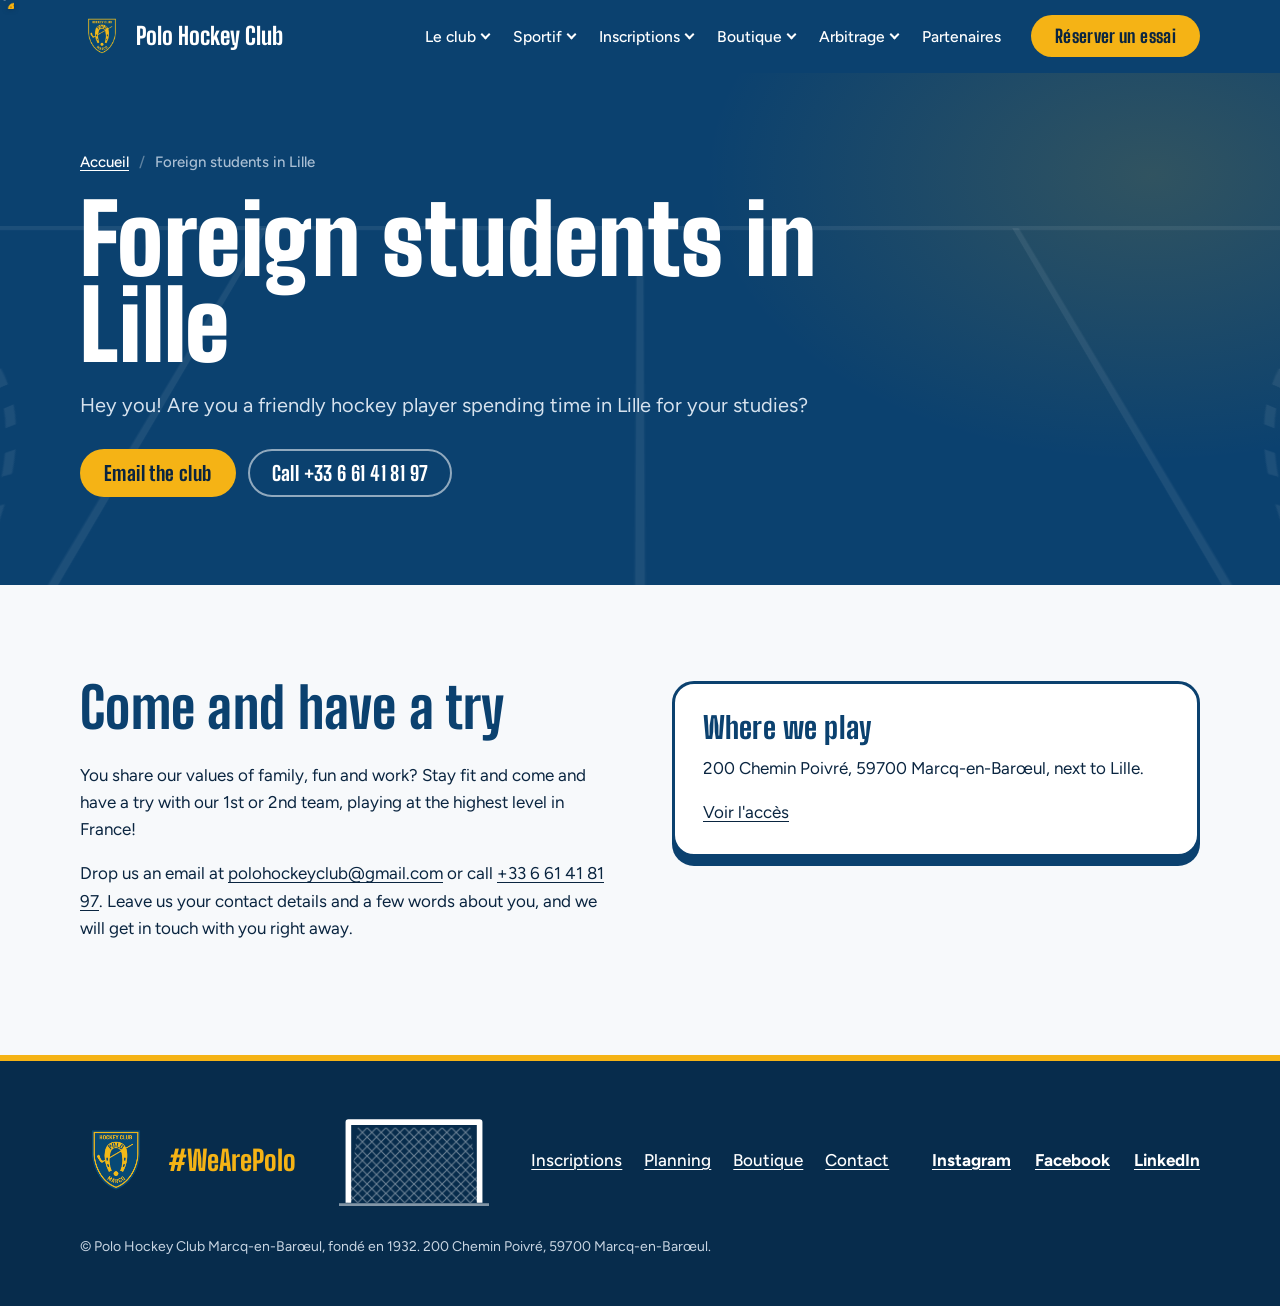
<file: foreign-students.html>
<!doctype html>
<html lang="en">
<head>
  <meta charset="utf-8">
  <meta name="viewport" content="width=device-width, initial-scale=1">
  <title>Foreign students in Lille – Polo Hockey Club</title>
  <meta name="description" content="Field hockey players studying in Lille: come and try with the Polo Hockey Club's first and second teams, playing at the highest level in France.">
  <link rel="icon" href="assets/logo-polo.png">
  <link rel="preconnect" href="https://fonts.googleapis.com">
  <link rel="preconnect" href="https://fonts.gstatic.com" crossorigin>
  <link href="https://fonts.googleapis.com/css2?family=Big+Shoulders+Display:wght@600;800;900&family=Figtree:wght@400;500;700&display=swap" rel="stylesheet">
  <link rel="stylesheet" href="css/style.css">
</head>
<body>

<!-- ENTETE:debut -->
<a class="skip" href="#contenu">Aller au contenu</a>

<svg width="0" height="0" style="position:absolute" aria-hidden="true" focusable="false">
  <symbol id="balle" viewBox="-12 -12 24 24">
    <circle r="11" fill="#F5B315" stroke="#0B416F" stroke-width="1.6"/>
    <g fill="#C98A00">
      <circle cy="-6" r="1.7"/><circle cx="5.2" cy="-3" r="1.7"/><circle cx="5.2" cy="3" r="1.7"/>
      <circle cy="6" r="1.7"/><circle cx="-5.2" cy="3" r="1.7"/><circle cx="-5.2" cy="-3" r="1.7"/>
      <circle r="1.7"/>
    </g>
  </symbol>
  <symbol id="lignes-terrain" viewBox="0 0 914 550">
    <g fill="none" stroke="currentColor" stroke-width="4">
      <rect x="2" y="2" width="910" height="546"/>
      <line x1="457" y1="2" x2="457" y2="548"/>
      <line x1="229" y1="2" x2="229" y2="548"/>
      <line x1="685" y1="2" x2="685" y2="548"/>
      <path d="M2 111 A146 146 0 0 1 148 257 L148 293 A146 146 0 0 1 2 439"/>
      <path d="M912 111 A146 146 0 0 0 766 257 L766 293 A146 146 0 0 0 912 439"/>
      <path d="M2 61 A196 196 0 0 1 198 257 L198 293 A196 196 0 0 1 2 489" stroke-dasharray="14 16"/>
      <path d="M912 61 A196 196 0 0 0 716 257 L716 293 A196 196 0 0 0 912 489" stroke-dasharray="14 16"/>
    </g>
    <g fill="currentColor"><circle cx="64" cy="275" r="6"/><circle cx="850" cy="275" r="6"/><circle cx="457" cy="275" r="6"/></g>
  </symbol>
</svg>

<div class="progress" aria-hidden="true">
  <span class="progress-line"></span>
  <svg class="progress-ball" viewBox="-12 -12 24 24"><g class="spin"><use href="#balle"/></g><circle cx="-4" cy="-5" r="3" fill="#fff" opacity=".45"/></svg>
</div>

<header class="site-header">
  <div class="wrap header-inner">
    <a class="brand" href="./" aria-label="Polo Hockey Club, accueil">
      <img src="assets/logo-polo.png" alt="" width="44" height="44">
      <span>Polo Hockey Club</span>
    </a>
    <button class="nav-toggle" aria-expanded="false" aria-controls="nav">Menu</button>
    <nav id="nav" class="nav" aria-label="Navigation principale">
      <ul class="menu">
        <li class="has-sub">
          <button class="menu-btn" aria-expanded="false">Le club</button>
          <ul class="sub">
            <li><a href="./#club">Présentation</a></li>
            <li><a href="./#histoire">Notre histoire</a></li>
            <li><a href="labels.html">Labels</a></li>
            <li><a href="./#acces">Accès</a></li>
            <li><a href="./#contact">Contact</a></li>
          </ul>
        </li>
        <li class="has-sub">
          <button class="menu-btn" aria-expanded="false">Sportif</button>
          <ul class="sub">
            <li><a href="./#equipes">Les équipes premières</a></li>
            <li><a href="photos.html">Photos des équipes</a></li>
            <li><a href="calendrier-resultats.html">Calendrier et résultats</a></li>
            <li><a href="planning.html">Planning des entraînements</a></li>
          </ul>
        </li>
        <li class="has-sub">
          <button class="menu-btn" aria-expanded="false">Inscriptions</button>
          <ul class="sub">
            <li><a href="inscriptions.html">S'inscrire</a></li>
            <li><a href="saison-2026-2027.html">Saison 2026-2027</a></li>
            <li><a href="stages.html">Stages</a></li>
            <li><a href="essai.html">Essai</a></li>
            <li><a href="foreign-students.html">Foreign students in Lille</a></li>
          </ul>
        </li>
        <li class="has-sub">
          <button class="menu-btn" aria-expanded="false">Boutique</button>
          <ul class="sub">
            <li><a href="boutique.html#materiel">Tenue et matériel</a></li>
            <li><a href="boutique.html#eshop">Polo e-shop</a></li>
            <li><a href="./#tenue">La tenue en 3D</a></li>
          </ul>
        </li>
        <li class="has-sub">
          <button class="menu-btn" aria-expanded="false">Arbitrage</button>
          <ul class="sub">
            <li><a href="arbitrage.html">Académie de l'arbitrage</a></li>
            <li><a href="arbitrage.html#formation-2024-2025">Arbitres en formation 2024-2025</a></li>
            <li><a href="arbitrage.html#formation-2023-2024">Arbitres diplômés 2023-2024</a></li>
          </ul>
        </li>
        <li><a class="menu-link" href="./#partenaires">Partenaires</a></li>
      </ul>
      <a class="btn btn-yellow nav-cta" href="essai.html">Réserver un essai</a>
    </nav>
  </div>
</header>
<!-- ENTETE:fin -->

<main id="contenu">
  <section class="page-hero">
    <div class="pitch-3d" aria-hidden="true"><svg><use href="#lignes-terrain"/></svg></div>
    <div class="wrap">
      <nav aria-label="Fil d'Ariane" lang="fr"><ol class="crumbs"><li><a href="./">Accueil</a></li><li>Foreign students in Lille</li></ol></nav>
      <h1>Foreign students in Lille</h1>
      <p class="lead">Hey you! Are you a friendly hockey player spending time in Lille for your studies?</p>
      <div class="hero-actions">
        <a class="btn btn-yellow" href="mailto:polohockeyclub@gmail.com?subject=Foreign%20student%20in%20Lille">Email the club</a>
        <a class="btn btn-ghost" href="tel:+33661418197">Call +33 6 61 41 81 97</a>
      </div>
    </div>
  </section>

  <section class="page-section">
    <div class="wrap split">
      <div class="prose-page">
        <h2>Come and have a try</h2>
        <p>You share our values of family, fun and work? Stay fit and come and have a try with our 1st or 2nd team, playing at the highest level in France!</p>
        <p>Drop us an email at <a href="mailto:polohockeyclub@gmail.com">polohockeyclub@gmail.com</a> or call <a href="tel:+33661418197">+33 6 61 41 81 97</a>. Leave us your contact details and a few words about you, and we will get in touch with you right away.</p>
      </div>
      <div class="block">
        <h3>Where we play</h3>
        <p>200 Chemin Poivré, 59700 Marcq-en-Barœul, next to Lille.</p>
        <p><a href="./#acces" lang="fr">Voir l'accès</a></p>
      </div>
    </div>
  </section>
</main>

<!-- PIED:debut -->
<footer class="site-footer">
  <div class="wrap footer-inner">
    <div class="footer-brand">
      <img src="assets/logo-polo.png" alt="Écusson du Polo Hockey Club Marcq" width="72" height="72">
      <p>#WeArePolo</p>
    </div>
    <div class="footer-goal" id="footer-goal" aria-hidden="true">
      <svg viewBox="0 0 160 110">
        <defs>
          <pattern id="filet-pied" width="10" height="10" patternUnits="userSpaceOnUse">
            <path d="M0 0 L10 10 M10 0 L0 10" stroke="rgba(255,255,255,.4)" stroke-width="1.2"/>
          </pattern>
        </defs>
        <path class="goal-net" d="M20 20 L140 20 L150 100 L10 100 Z" fill="url(#filet-pied)"/>
        <path d="M10 100 V14 H150 V100" fill="none" stroke="#fff" stroke-width="6" stroke-linejoin="round"/>
        <line x1="0" y1="102" x2="160" y2="102" stroke="rgba(255,255,255,.5)" stroke-width="3"/>
      </svg>
      <span class="ball-stop stop-goal" data-ball-stop></span>
    </div>
    <nav class="footer-links" aria-label="Liens utiles">
      <a href="inscriptions.html">Inscriptions</a>
      <a href="planning.html">Planning</a>
      <a href="boutique.html">Boutique</a>
      <a href="./#contact">Contact</a>
    </nav>
    <ul class="footer-social">
      <li><a href="https://www.instagram.com/polohockeyclub/">Instagram</a></li>
      <li><a href="https://www.facebook.com/Polo-Hockey-Club-214764817017">Facebook</a></li>
      <li><a href="https://www.linkedin.com/company/polo-hockey-club-marcq-en-baroeul">LinkedIn</a></li>
    </ul>
    <p class="footer-legal">© Polo Hockey Club Marcq-en-Barœul, fondé en 1932. 200 Chemin Poivré, 59700 Marcq-en-Barœul.</p>
  </div>
</footer>
<!-- PIED:fin -->

<script src="js/main.js"></script>
</body>
</html>
</file>
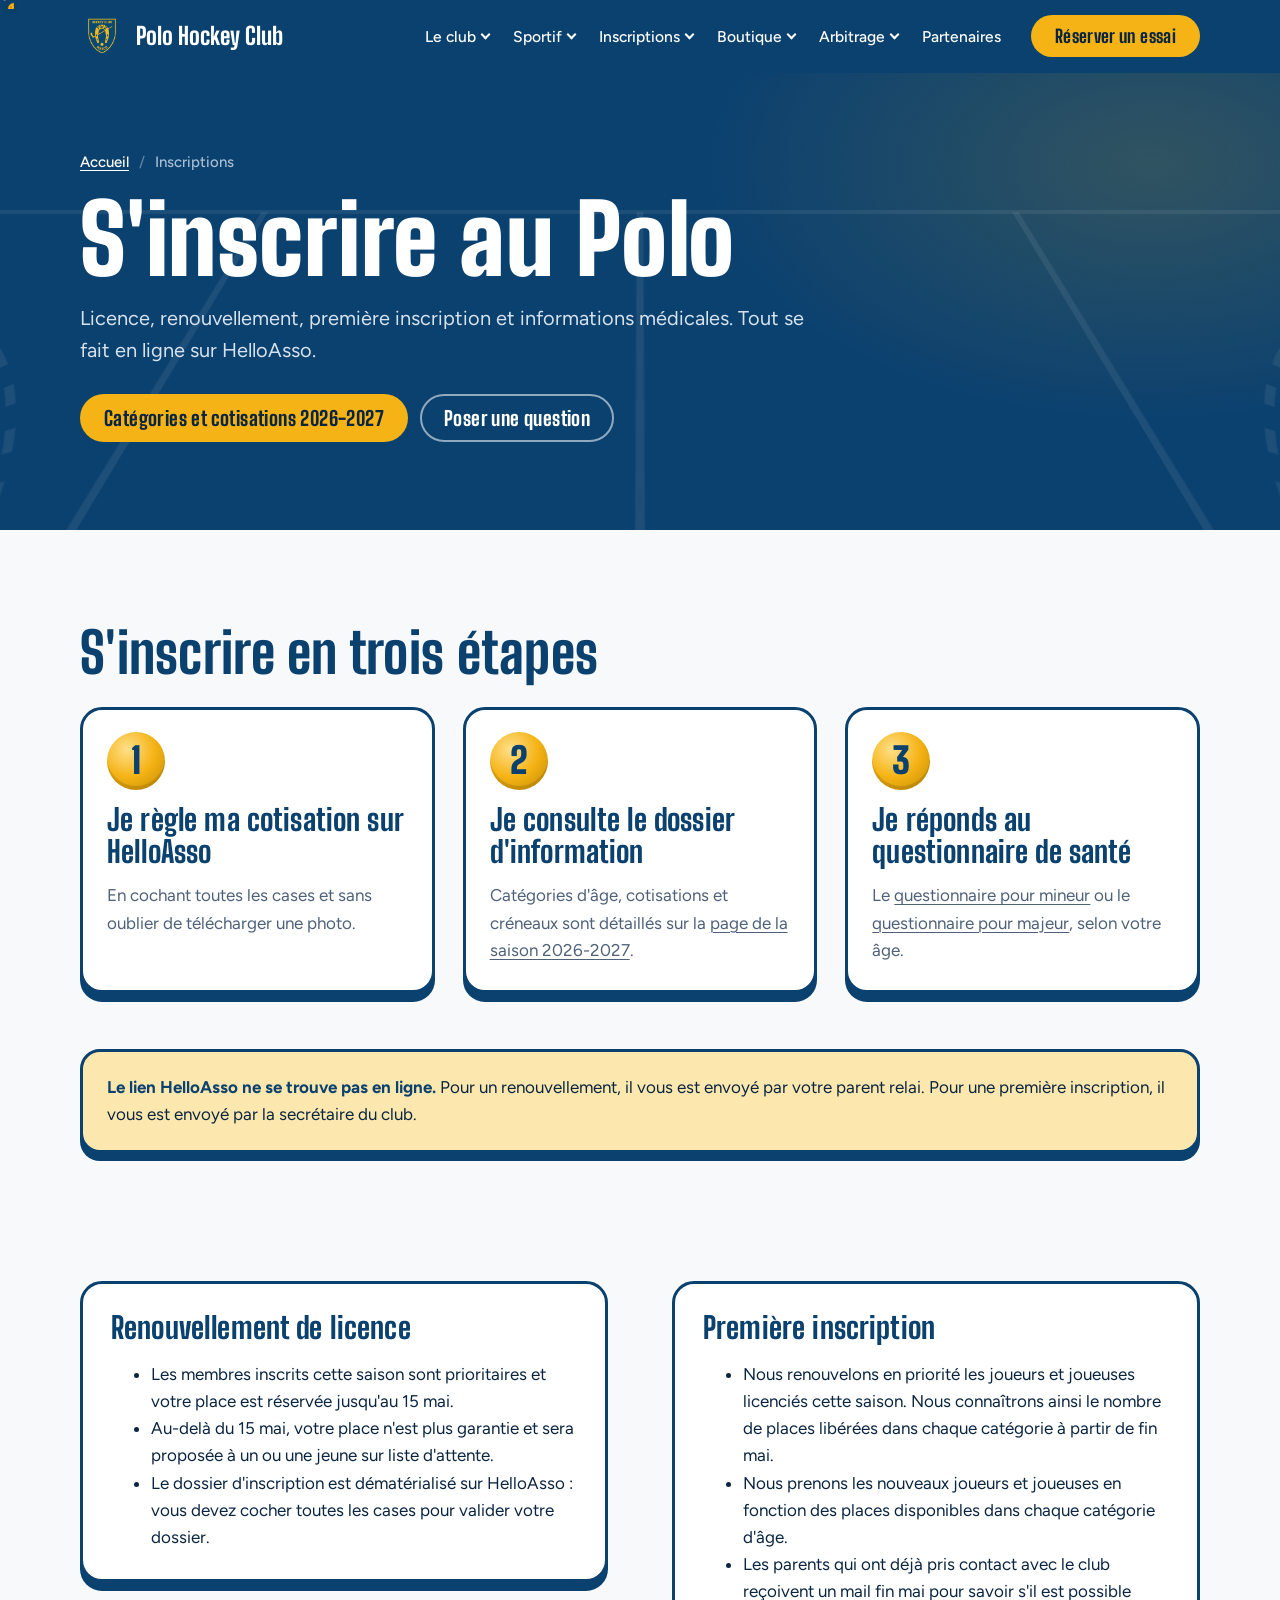
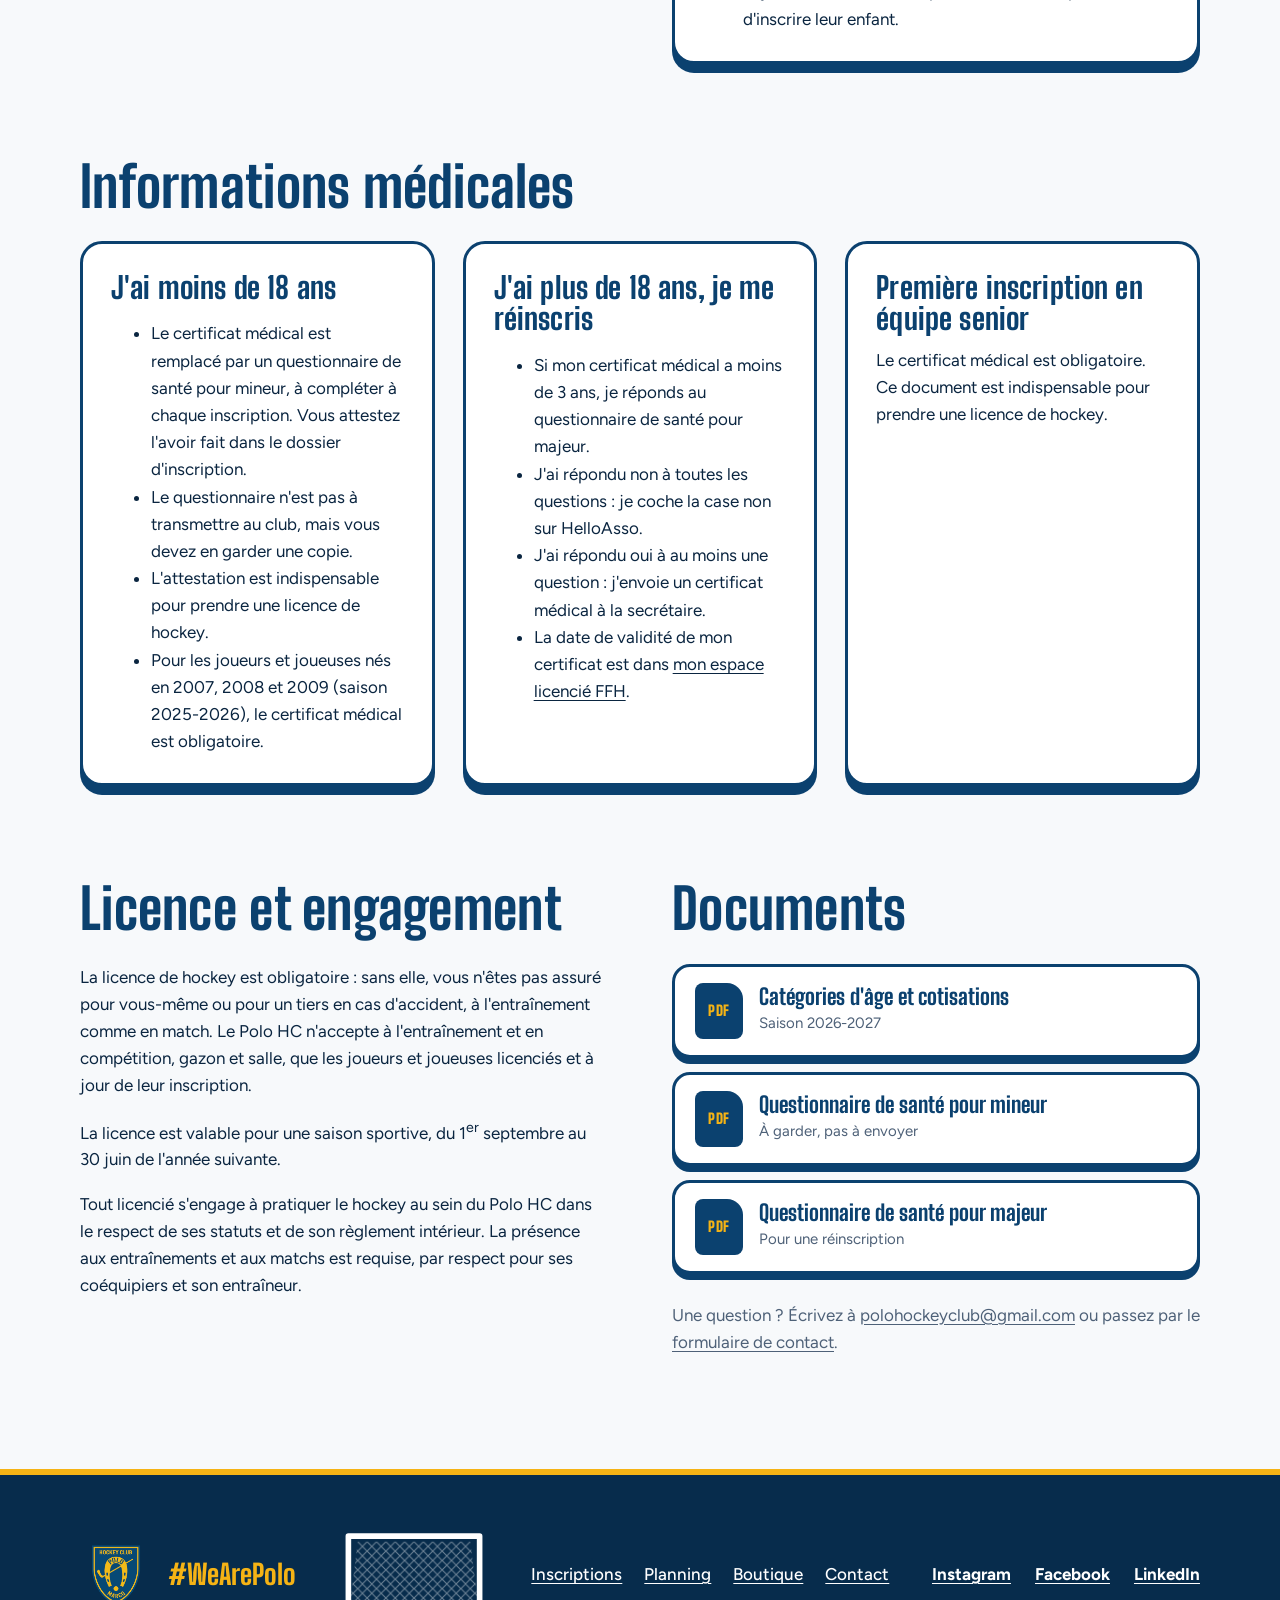
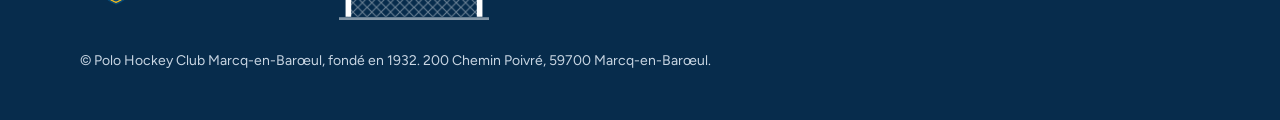
<file: inscriptions.html>
<!doctype html>
<html lang="fr">
<head>
  <meta charset="utf-8">
  <meta name="viewport" content="width=device-width, initial-scale=1">
  <title>Inscriptions – Polo Hockey Club</title>
  <meta name="description" content="S'inscrire au Polo Hockey Club : licence, renouvellement, première inscription, cotisation sur HelloAsso et informations médicales.">
  <link rel="icon" href="assets/logo-polo.png">
  <link rel="preconnect" href="https://fonts.googleapis.com">
  <link rel="preconnect" href="https://fonts.gstatic.com" crossorigin>
  <link href="https://fonts.googleapis.com/css2?family=Big+Shoulders+Display:wght@600;800;900&family=Figtree:wght@400;500;700&display=swap" rel="stylesheet">
  <link rel="stylesheet" href="css/style.css">
</head>
<body>

<!-- ENTETE:debut -->
<a class="skip" href="#contenu">Aller au contenu</a>

<svg width="0" height="0" style="position:absolute" aria-hidden="true" focusable="false">
  <symbol id="balle" viewBox="-12 -12 24 24">
    <circle r="11" fill="#F5B315" stroke="#0B416F" stroke-width="1.6"/>
    <g fill="#C98A00">
      <circle cy="-6" r="1.7"/><circle cx="5.2" cy="-3" r="1.7"/><circle cx="5.2" cy="3" r="1.7"/>
      <circle cy="6" r="1.7"/><circle cx="-5.2" cy="3" r="1.7"/><circle cx="-5.2" cy="-3" r="1.7"/>
      <circle r="1.7"/>
    </g>
  </symbol>
  <symbol id="lignes-terrain" viewBox="0 0 914 550">
    <g fill="none" stroke="currentColor" stroke-width="4">
      <rect x="2" y="2" width="910" height="546"/>
      <line x1="457" y1="2" x2="457" y2="548"/>
      <line x1="229" y1="2" x2="229" y2="548"/>
      <line x1="685" y1="2" x2="685" y2="548"/>
      <path d="M2 111 A146 146 0 0 1 148 257 L148 293 A146 146 0 0 1 2 439"/>
      <path d="M912 111 A146 146 0 0 0 766 257 L766 293 A146 146 0 0 0 912 439"/>
      <path d="M2 61 A196 196 0 0 1 198 257 L198 293 A196 196 0 0 1 2 489" stroke-dasharray="14 16"/>
      <path d="M912 61 A196 196 0 0 0 716 257 L716 293 A196 196 0 0 0 912 489" stroke-dasharray="14 16"/>
    </g>
    <g fill="currentColor"><circle cx="64" cy="275" r="6"/><circle cx="850" cy="275" r="6"/><circle cx="457" cy="275" r="6"/></g>
  </symbol>
</svg>

<div class="progress" aria-hidden="true">
  <span class="progress-line"></span>
  <svg class="progress-ball" viewBox="-12 -12 24 24"><g class="spin"><use href="#balle"/></g><circle cx="-4" cy="-5" r="3" fill="#fff" opacity=".45"/></svg>
</div>

<header class="site-header">
  <div class="wrap header-inner">
    <a class="brand" href="./" aria-label="Polo Hockey Club, accueil">
      <img src="assets/logo-polo.png" alt="" width="44" height="44">
      <span>Polo Hockey Club</span>
    </a>
    <button class="nav-toggle" aria-expanded="false" aria-controls="nav">Menu</button>
    <nav id="nav" class="nav" aria-label="Navigation principale">
      <ul class="menu">
        <li class="has-sub">
          <button class="menu-btn" aria-expanded="false">Le club</button>
          <ul class="sub">
            <li><a href="./#club">Présentation</a></li>
            <li><a href="./#histoire">Notre histoire</a></li>
            <li><a href="labels.html">Labels</a></li>
            <li><a href="./#acces">Accès</a></li>
            <li><a href="./#contact">Contact</a></li>
          </ul>
        </li>
        <li class="has-sub">
          <button class="menu-btn" aria-expanded="false">Sportif</button>
          <ul class="sub">
            <li><a href="./#equipes">Les équipes premières</a></li>
            <li><a href="photos.html">Photos des équipes</a></li>
            <li><a href="calendrier-resultats.html">Calendrier et résultats</a></li>
            <li><a href="planning.html">Planning des entraînements</a></li>
          </ul>
        </li>
        <li class="has-sub">
          <button class="menu-btn" aria-expanded="false">Inscriptions</button>
          <ul class="sub">
            <li><a href="inscriptions.html">S'inscrire</a></li>
            <li><a href="saison-2026-2027.html">Saison 2026-2027</a></li>
            <li><a href="stages.html">Stages</a></li>
            <li><a href="essai.html">Essai</a></li>
            <li><a href="foreign-students.html">Foreign students in Lille</a></li>
          </ul>
        </li>
        <li class="has-sub">
          <button class="menu-btn" aria-expanded="false">Boutique</button>
          <ul class="sub">
            <li><a href="boutique.html#materiel">Tenue et matériel</a></li>
            <li><a href="boutique.html#eshop">Polo e-shop</a></li>
            <li><a href="./#tenue">La tenue en 3D</a></li>
          </ul>
        </li>
        <li class="has-sub">
          <button class="menu-btn" aria-expanded="false">Arbitrage</button>
          <ul class="sub">
            <li><a href="arbitrage.html">Académie de l'arbitrage</a></li>
            <li><a href="arbitrage.html#formation-2024-2025">Arbitres en formation 2024-2025</a></li>
            <li><a href="arbitrage.html#formation-2023-2024">Arbitres diplômés 2023-2024</a></li>
          </ul>
        </li>
        <li><a class="menu-link" href="./#partenaires">Partenaires</a></li>
      </ul>
      <a class="btn btn-yellow nav-cta" href="essai.html">Réserver un essai</a>
    </nav>
  </div>
</header>
<!-- ENTETE:fin -->

<main id="contenu">
  <section class="page-hero">
    <div class="pitch-3d" aria-hidden="true"><svg><use href="#lignes-terrain"/></svg></div>
    <div class="wrap">
      <nav aria-label="Fil d'Ariane"><ol class="crumbs"><li><a href="./">Accueil</a></li><li>Inscriptions</li></ol></nav>
      <h1>S'inscrire au Polo</h1>
      <p class="lead">Licence, renouvellement, première inscription et informations médicales. Tout se fait en ligne sur HelloAsso.</p>
      <div class="hero-actions">
        <a class="btn btn-yellow" href="saison-2026-2027.html">Catégories et cotisations 2026-2027</a>
        <a class="btn btn-ghost" href="./#contact">Poser une question</a>
      </div>
    </div>
  </section>

  <section class="page-section">
    <div class="wrap">
      <h2>S'inscrire en trois étapes</h2>
      <ol class="steps">
        <li class="card">
          <h3>Je règle ma cotisation sur HelloAsso</h3>
          <p>En cochant toutes les cases et sans oublier de télécharger une photo.</p>
        </li>
        <li class="card">
          <h3>Je consulte le dossier d'information</h3>
          <p>Catégories d'âge, cotisations et créneaux sont détaillés sur la <a href="saison-2026-2027.html">page de la saison 2026-2027</a>.</p>
        </li>
        <li class="card">
          <h3>Je réponds au questionnaire de santé</h3>
          <p>Le <a href="assets/docs/questionnaire-sante-mineur.pdf">questionnaire pour mineur</a> ou le <a href="assets/docs/questionnaire-sante-majeur.pdf">questionnaire pour majeur</a>, selon votre âge.</p>
        </li>
      </ol>
      <div class="note">
        <p><strong>Le lien HelloAsso ne se trouve pas en ligne.</strong> Pour un renouvellement, il vous est envoyé par votre parent relai. Pour une première inscription, il vous est envoyé par la secrétaire du club.</p>
      </div>
    </div>
  </section>

  <section class="page-section">
    <div class="wrap split">
      <div class="block">
        <h3>Renouvellement de licence</h3>
        <ul>
          <li>Les membres inscrits cette saison sont prioritaires et votre place est réservée jusqu'au 15 mai.</li>
          <li>Au-delà du 15 mai, votre place n'est plus garantie et sera proposée à un ou une jeune sur liste d'attente.</li>
          <li>Le dossier d'inscription est dématérialisé sur HelloAsso&nbsp;: vous devez cocher toutes les cases pour valider votre dossier.</li>
        </ul>
      </div>
      <div class="block">
        <h3>Première inscription</h3>
        <ul>
          <li>Nous renouvelons en priorité les joueurs et joueuses licenciés cette saison. Nous connaîtrons ainsi le nombre de places libérées dans chaque catégorie à partir de fin mai.</li>
          <li>Nous prenons les nouveaux joueurs et joueuses en fonction des places disponibles dans chaque catégorie d'âge.</li>
          <li>Les parents qui ont déjà pris contact avec le club reçoivent un mail fin mai pour savoir s'il est possible d'inscrire leur enfant.</li>
        </ul>
      </div>
    </div>
  </section>

  <section class="page-section">
    <div class="wrap">
      <h2>Informations médicales</h2>
      <div class="blocks">
        <div class="block">
          <h3>J'ai moins de 18 ans</h3>
          <ul>
            <li>Le certificat médical est remplacé par un questionnaire de santé pour mineur, à compléter à chaque inscription. Vous attestez l'avoir fait dans le dossier d'inscription.</li>
            <li>Le questionnaire n'est pas à transmettre au club, mais vous devez en garder une copie.</li>
            <li>L'attestation est indispensable pour prendre une licence de hockey.</li>
            <li>Pour les joueurs et joueuses nés en 2007, 2008 et 2009 (saison 2025-2026), le certificat médical est obligatoire.</li>
          </ul>
        </div>
        <div class="block">
          <h3>J'ai plus de 18 ans, je me réinscris</h3>
          <ul>
            <li>Si mon certificat médical a moins de 3 ans, je réponds au questionnaire de santé pour majeur.</li>
            <li>J'ai répondu non à toutes les questions&nbsp;: je coche la case non sur HelloAsso.</li>
            <li>J'ai répondu oui à au moins une question&nbsp;: j'envoie un certificat médical à la secrétaire.</li>
            <li>La date de validité de mon certificat est dans <a href="https://monespace.ffhockey.org/">mon espace licencié FFH</a>.</li>
          </ul>
        </div>
        <div class="block">
          <h3>Première inscription en équipe senior</h3>
          <p>Le certificat médical est obligatoire. Ce document est indispensable pour prendre une licence de hockey.</p>
        </div>
      </div>
    </div>
  </section>

  <section class="page-section">
    <div class="wrap split">
      <div class="prose-page">
        <h2>Licence et engagement</h2>
        <p>La licence de hockey est obligatoire&nbsp;: sans elle, vous n'êtes pas assuré pour vous-même ou pour un tiers en cas d'accident, à l'entraînement comme en match. Le Polo HC n'accepte à l'entraînement et en compétition, gazon et salle, que les joueurs et joueuses licenciés et à jour de leur inscription.</p>
        <p>La licence est valable pour une saison sportive, du 1<sup>er</sup> septembre au 30 juin de l'année suivante.</p>
        <p>Tout licencié s'engage à pratiquer le hockey au sein du Polo HC dans le respect de ses statuts et de son règlement intérieur. La présence aux entraînements et aux matchs est requise, par respect pour ses coéquipiers et son entraîneur.</p>
      </div>
      <div>
        <h2>Documents</h2>
        <ul class="docs-list">
          <li><a class="doc-link" href="assets/docs/2026-2027-categories-age-cotisations.pdf"><span class="doc-icon">PDF</span><span><strong>Catégories d'âge et cotisations</strong><span class="doc-meta">Saison 2026-2027</span></span></a></li>
          <li><a class="doc-link" href="assets/docs/questionnaire-sante-mineur.pdf"><span class="doc-icon">PDF</span><span><strong>Questionnaire de santé pour mineur</strong><span class="doc-meta">À garder, pas à envoyer</span></span></a></li>
          <li><a class="doc-link" href="assets/docs/questionnaire-sante-majeur.pdf"><span class="doc-icon">PDF</span><span><strong>Questionnaire de santé pour majeur</strong><span class="doc-meta">Pour une réinscription</span></span></a></li>
        </ul>
        <p class="muted note-after">Une question&nbsp;? Écrivez à <a href="mailto:polohockeyclub@gmail.com">polohockeyclub@gmail.com</a> ou passez par le <a href="./#contact">formulaire de contact</a>.</p>
      </div>
    </div>
  </section>
</main>

<!-- PIED:debut -->
<footer class="site-footer">
  <div class="wrap footer-inner">
    <div class="footer-brand">
      <img src="assets/logo-polo.png" alt="Écusson du Polo Hockey Club Marcq" width="72" height="72">
      <p>#WeArePolo</p>
    </div>
    <div class="footer-goal" id="footer-goal" aria-hidden="true">
      <svg viewBox="0 0 160 110">
        <defs>
          <pattern id="filet-pied" width="10" height="10" patternUnits="userSpaceOnUse">
            <path d="M0 0 L10 10 M10 0 L0 10" stroke="rgba(255,255,255,.4)" stroke-width="1.2"/>
          </pattern>
        </defs>
        <path class="goal-net" d="M20 20 L140 20 L150 100 L10 100 Z" fill="url(#filet-pied)"/>
        <path d="M10 100 V14 H150 V100" fill="none" stroke="#fff" stroke-width="6" stroke-linejoin="round"/>
        <line x1="0" y1="102" x2="160" y2="102" stroke="rgba(255,255,255,.5)" stroke-width="3"/>
      </svg>
      <span class="ball-stop stop-goal" data-ball-stop></span>
    </div>
    <nav class="footer-links" aria-label="Liens utiles">
      <a href="inscriptions.html">Inscriptions</a>
      <a href="planning.html">Planning</a>
      <a href="boutique.html">Boutique</a>
      <a href="./#contact">Contact</a>
    </nav>
    <ul class="footer-social">
      <li><a href="https://www.instagram.com/polohockeyclub/">Instagram</a></li>
      <li><a href="https://www.facebook.com/Polo-Hockey-Club-214764817017">Facebook</a></li>
      <li><a href="https://www.linkedin.com/company/polo-hockey-club-marcq-en-baroeul">LinkedIn</a></li>
    </ul>
    <p class="footer-legal">© Polo Hockey Club Marcq-en-Barœul, fondé en 1932. 200 Chemin Poivré, 59700 Marcq-en-Barœul.</p>
  </div>
</footer>
<!-- PIED:fin -->

<script src="js/main.js"></script>
</body>
</html>
</file>
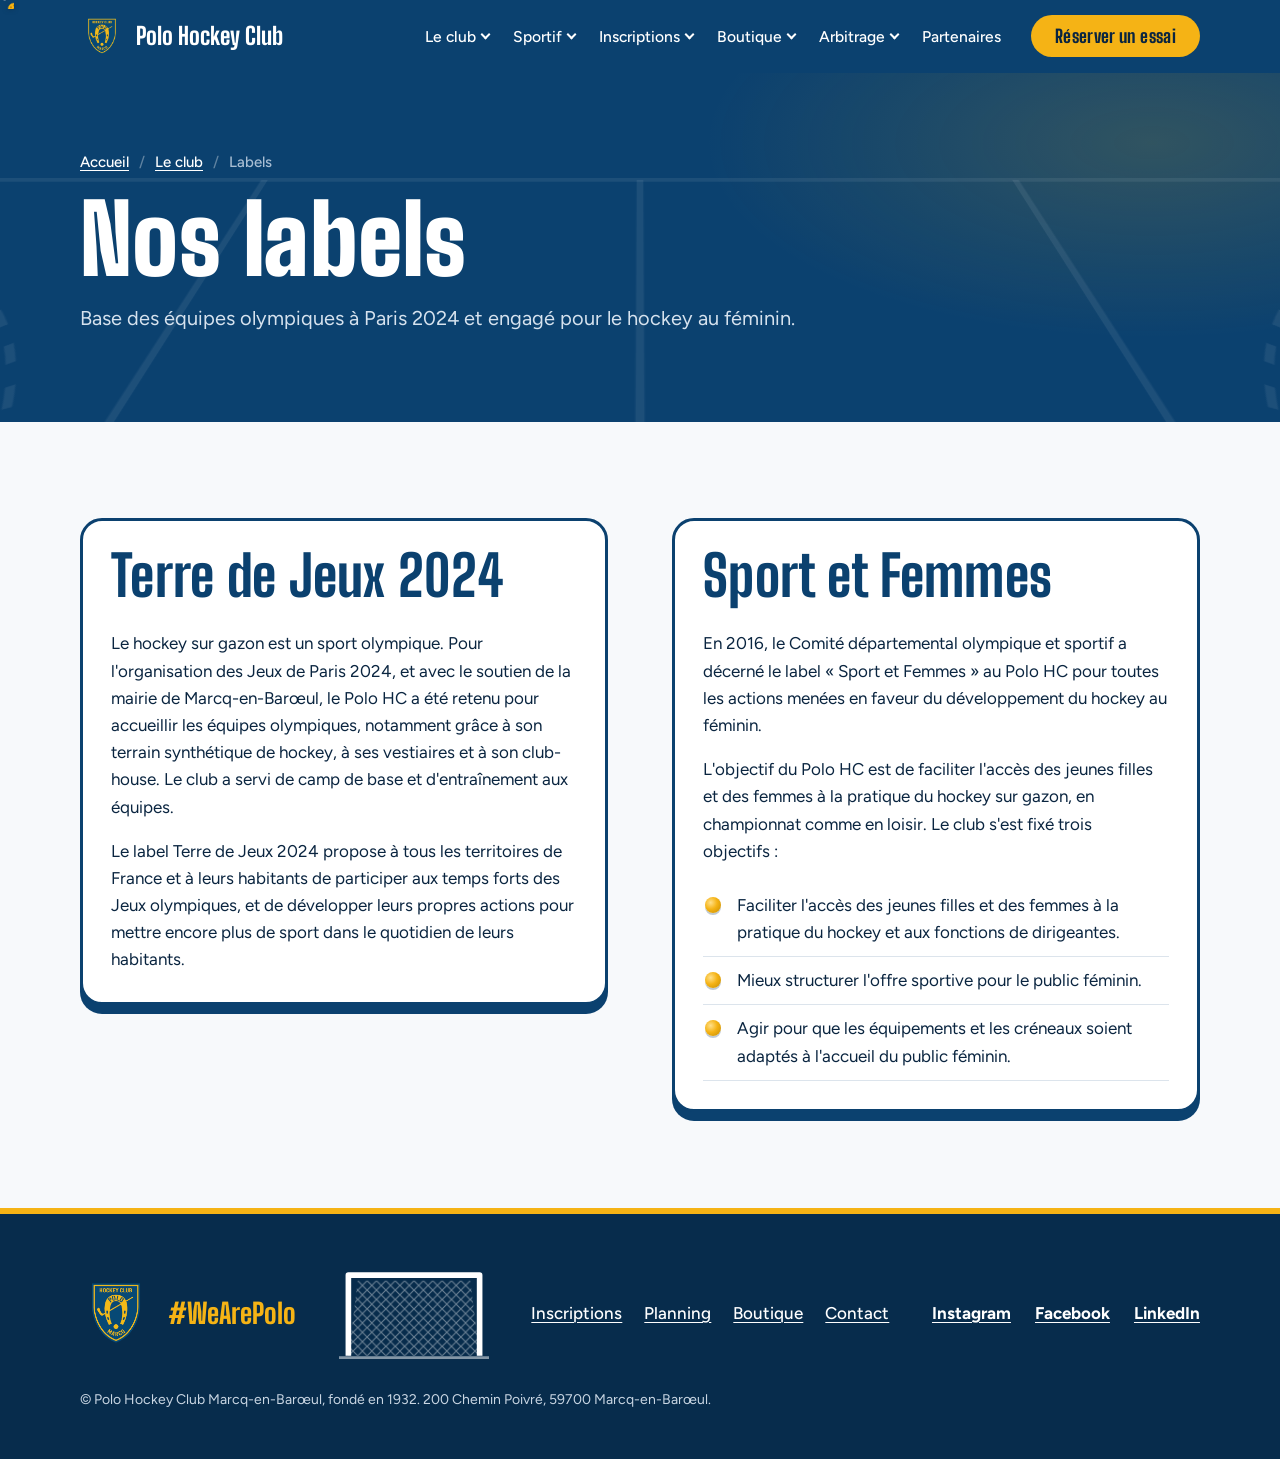
<file: labels.html>
<!doctype html>
<html lang="fr">
<head>
  <meta charset="utf-8">
  <meta name="viewport" content="width=device-width, initial-scale=1">
  <title>Labels – Polo Hockey Club</title>
  <meta name="description" content="Les labels du Polo Hockey Club : Terre de Jeux 2024 et Sport et Femmes.">
  <link rel="icon" href="assets/logo-polo.png">
  <link rel="preconnect" href="https://fonts.googleapis.com">
  <link rel="preconnect" href="https://fonts.gstatic.com" crossorigin>
  <link href="https://fonts.googleapis.com/css2?family=Big+Shoulders+Display:wght@600;800;900&family=Figtree:wght@400;500;700&display=swap" rel="stylesheet">
  <link rel="stylesheet" href="css/style.css">
</head>
<body>

<!-- ENTETE:debut -->
<a class="skip" href="#contenu">Aller au contenu</a>

<svg width="0" height="0" style="position:absolute" aria-hidden="true" focusable="false">
  <symbol id="balle" viewBox="-12 -12 24 24">
    <circle r="11" fill="#F5B315" stroke="#0B416F" stroke-width="1.6"/>
    <g fill="#C98A00">
      <circle cy="-6" r="1.7"/><circle cx="5.2" cy="-3" r="1.7"/><circle cx="5.2" cy="3" r="1.7"/>
      <circle cy="6" r="1.7"/><circle cx="-5.2" cy="3" r="1.7"/><circle cx="-5.2" cy="-3" r="1.7"/>
      <circle r="1.7"/>
    </g>
  </symbol>
  <symbol id="lignes-terrain" viewBox="0 0 914 550">
    <g fill="none" stroke="currentColor" stroke-width="4">
      <rect x="2" y="2" width="910" height="546"/>
      <line x1="457" y1="2" x2="457" y2="548"/>
      <line x1="229" y1="2" x2="229" y2="548"/>
      <line x1="685" y1="2" x2="685" y2="548"/>
      <path d="M2 111 A146 146 0 0 1 148 257 L148 293 A146 146 0 0 1 2 439"/>
      <path d="M912 111 A146 146 0 0 0 766 257 L766 293 A146 146 0 0 0 912 439"/>
      <path d="M2 61 A196 196 0 0 1 198 257 L198 293 A196 196 0 0 1 2 489" stroke-dasharray="14 16"/>
      <path d="M912 61 A196 196 0 0 0 716 257 L716 293 A196 196 0 0 0 912 489" stroke-dasharray="14 16"/>
    </g>
    <g fill="currentColor"><circle cx="64" cy="275" r="6"/><circle cx="850" cy="275" r="6"/><circle cx="457" cy="275" r="6"/></g>
  </symbol>
</svg>

<div class="progress" aria-hidden="true">
  <span class="progress-line"></span>
  <svg class="progress-ball" viewBox="-12 -12 24 24"><g class="spin"><use href="#balle"/></g><circle cx="-4" cy="-5" r="3" fill="#fff" opacity=".45"/></svg>
</div>

<header class="site-header">
  <div class="wrap header-inner">
    <a class="brand" href="./" aria-label="Polo Hockey Club, accueil">
      <img src="assets/logo-polo.png" alt="" width="44" height="44">
      <span>Polo Hockey Club</span>
    </a>
    <button class="nav-toggle" aria-expanded="false" aria-controls="nav">Menu</button>
    <nav id="nav" class="nav" aria-label="Navigation principale">
      <ul class="menu">
        <li class="has-sub">
          <button class="menu-btn" aria-expanded="false">Le club</button>
          <ul class="sub">
            <li><a href="./#club">Présentation</a></li>
            <li><a href="./#histoire">Notre histoire</a></li>
            <li><a href="labels.html">Labels</a></li>
            <li><a href="./#acces">Accès</a></li>
            <li><a href="./#contact">Contact</a></li>
          </ul>
        </li>
        <li class="has-sub">
          <button class="menu-btn" aria-expanded="false">Sportif</button>
          <ul class="sub">
            <li><a href="./#equipes">Les équipes premières</a></li>
            <li><a href="photos.html">Photos des équipes</a></li>
            <li><a href="calendrier-resultats.html">Calendrier et résultats</a></li>
            <li><a href="planning.html">Planning des entraînements</a></li>
          </ul>
        </li>
        <li class="has-sub">
          <button class="menu-btn" aria-expanded="false">Inscriptions</button>
          <ul class="sub">
            <li><a href="inscriptions.html">S'inscrire</a></li>
            <li><a href="saison-2026-2027.html">Saison 2026-2027</a></li>
            <li><a href="stages.html">Stages</a></li>
            <li><a href="essai.html">Essai</a></li>
            <li><a href="foreign-students.html">Foreign students in Lille</a></li>
          </ul>
        </li>
        <li class="has-sub">
          <button class="menu-btn" aria-expanded="false">Boutique</button>
          <ul class="sub">
            <li><a href="boutique.html#materiel">Tenue et matériel</a></li>
            <li><a href="boutique.html#eshop">Polo e-shop</a></li>
            <li><a href="./#tenue">La tenue en 3D</a></li>
          </ul>
        </li>
        <li class="has-sub">
          <button class="menu-btn" aria-expanded="false">Arbitrage</button>
          <ul class="sub">
            <li><a href="arbitrage.html">Académie de l'arbitrage</a></li>
            <li><a href="arbitrage.html#formation-2024-2025">Arbitres en formation 2024-2025</a></li>
            <li><a href="arbitrage.html#formation-2023-2024">Arbitres diplômés 2023-2024</a></li>
          </ul>
        </li>
        <li><a class="menu-link" href="./#partenaires">Partenaires</a></li>
      </ul>
      <a class="btn btn-yellow nav-cta" href="essai.html">Réserver un essai</a>
    </nav>
  </div>
</header>
<!-- ENTETE:fin -->

<main id="contenu">
  <section class="page-hero">
    <div class="pitch-3d" aria-hidden="true"><svg><use href="#lignes-terrain"/></svg></div>
    <div class="wrap">
      <nav aria-label="Fil d'Ariane"><ol class="crumbs"><li><a href="./">Accueil</a></li><li><a href="./#club">Le club</a></li><li>Labels</li></ol></nav>
      <h1>Nos labels</h1>
      <p class="lead">Base des équipes olympiques à Paris 2024 et engagé pour le hockey au féminin.</p>
    </div>
  </section>

  <section class="page-section">
    <div class="wrap split">
      <article class="block">
        <h2>Terre de Jeux 2024</h2>
        <p>Le hockey sur gazon est un sport olympique. Pour l'organisation des Jeux de Paris 2024, et avec le soutien de la mairie de Marcq-en-Barœul, le Polo HC a été retenu pour accueillir les équipes olympiques, notamment grâce à son terrain synthétique de hockey, à ses vestiaires et à son club-house. Le club a servi de camp de base et d'entraînement aux équipes.</p>
        <p>Le label Terre de Jeux 2024 propose à tous les territoires de France et à leurs habitants de participer aux temps forts des Jeux olympiques, et de développer leurs propres actions pour mettre encore plus de sport dans le quotidien de leurs habitants.</p>
      </article>
      <article class="block">
        <h2>Sport et Femmes</h2>
        <p>En 2016, le Comité départemental olympique et sportif a décerné le label «&nbsp;Sport et Femmes&nbsp;» au Polo HC pour toutes les actions menées en faveur du développement du hockey au féminin.</p>
        <p>L'objectif du Polo HC est de faciliter l'accès des jeunes filles et des femmes à la pratique du hockey sur gazon, en championnat comme en loisir. Le club s'est fixé trois objectifs&nbsp;:</p>
        <ul class="checklist">
          <li>Faciliter l'accès des jeunes filles et des femmes à la pratique du hockey et aux fonctions de dirigeantes.</li>
          <li>Mieux structurer l'offre sportive pour le public féminin.</li>
          <li>Agir pour que les équipements et les créneaux soient adaptés à l'accueil du public féminin.</li>
        </ul>
      </article>
    </div>
  </section>
</main>

<!-- PIED:debut -->
<footer class="site-footer">
  <div class="wrap footer-inner">
    <div class="footer-brand">
      <img src="assets/logo-polo.png" alt="Écusson du Polo Hockey Club Marcq" width="72" height="72">
      <p>#WeArePolo</p>
    </div>
    <div class="footer-goal" id="footer-goal" aria-hidden="true">
      <svg viewBox="0 0 160 110">
        <defs>
          <pattern id="filet-pied" width="10" height="10" patternUnits="userSpaceOnUse">
            <path d="M0 0 L10 10 M10 0 L0 10" stroke="rgba(255,255,255,.4)" stroke-width="1.2"/>
          </pattern>
        </defs>
        <path class="goal-net" d="M20 20 L140 20 L150 100 L10 100 Z" fill="url(#filet-pied)"/>
        <path d="M10 100 V14 H150 V100" fill="none" stroke="#fff" stroke-width="6" stroke-linejoin="round"/>
        <line x1="0" y1="102" x2="160" y2="102" stroke="rgba(255,255,255,.5)" stroke-width="3"/>
      </svg>
      <span class="ball-stop stop-goal" data-ball-stop></span>
    </div>
    <nav class="footer-links" aria-label="Liens utiles">
      <a href="inscriptions.html">Inscriptions</a>
      <a href="planning.html">Planning</a>
      <a href="boutique.html">Boutique</a>
      <a href="./#contact">Contact</a>
    </nav>
    <ul class="footer-social">
      <li><a href="https://www.instagram.com/polohockeyclub/">Instagram</a></li>
      <li><a href="https://www.facebook.com/Polo-Hockey-Club-214764817017">Facebook</a></li>
      <li><a href="https://www.linkedin.com/company/polo-hockey-club-marcq-en-baroeul">LinkedIn</a></li>
    </ul>
    <p class="footer-legal">© Polo Hockey Club Marcq-en-Barœul, fondé en 1932. 200 Chemin Poivré, 59700 Marcq-en-Barœul.</p>
  </div>
</footer>
<!-- PIED:fin -->

<script src="js/main.js"></script>
</body>
</html>
</file>
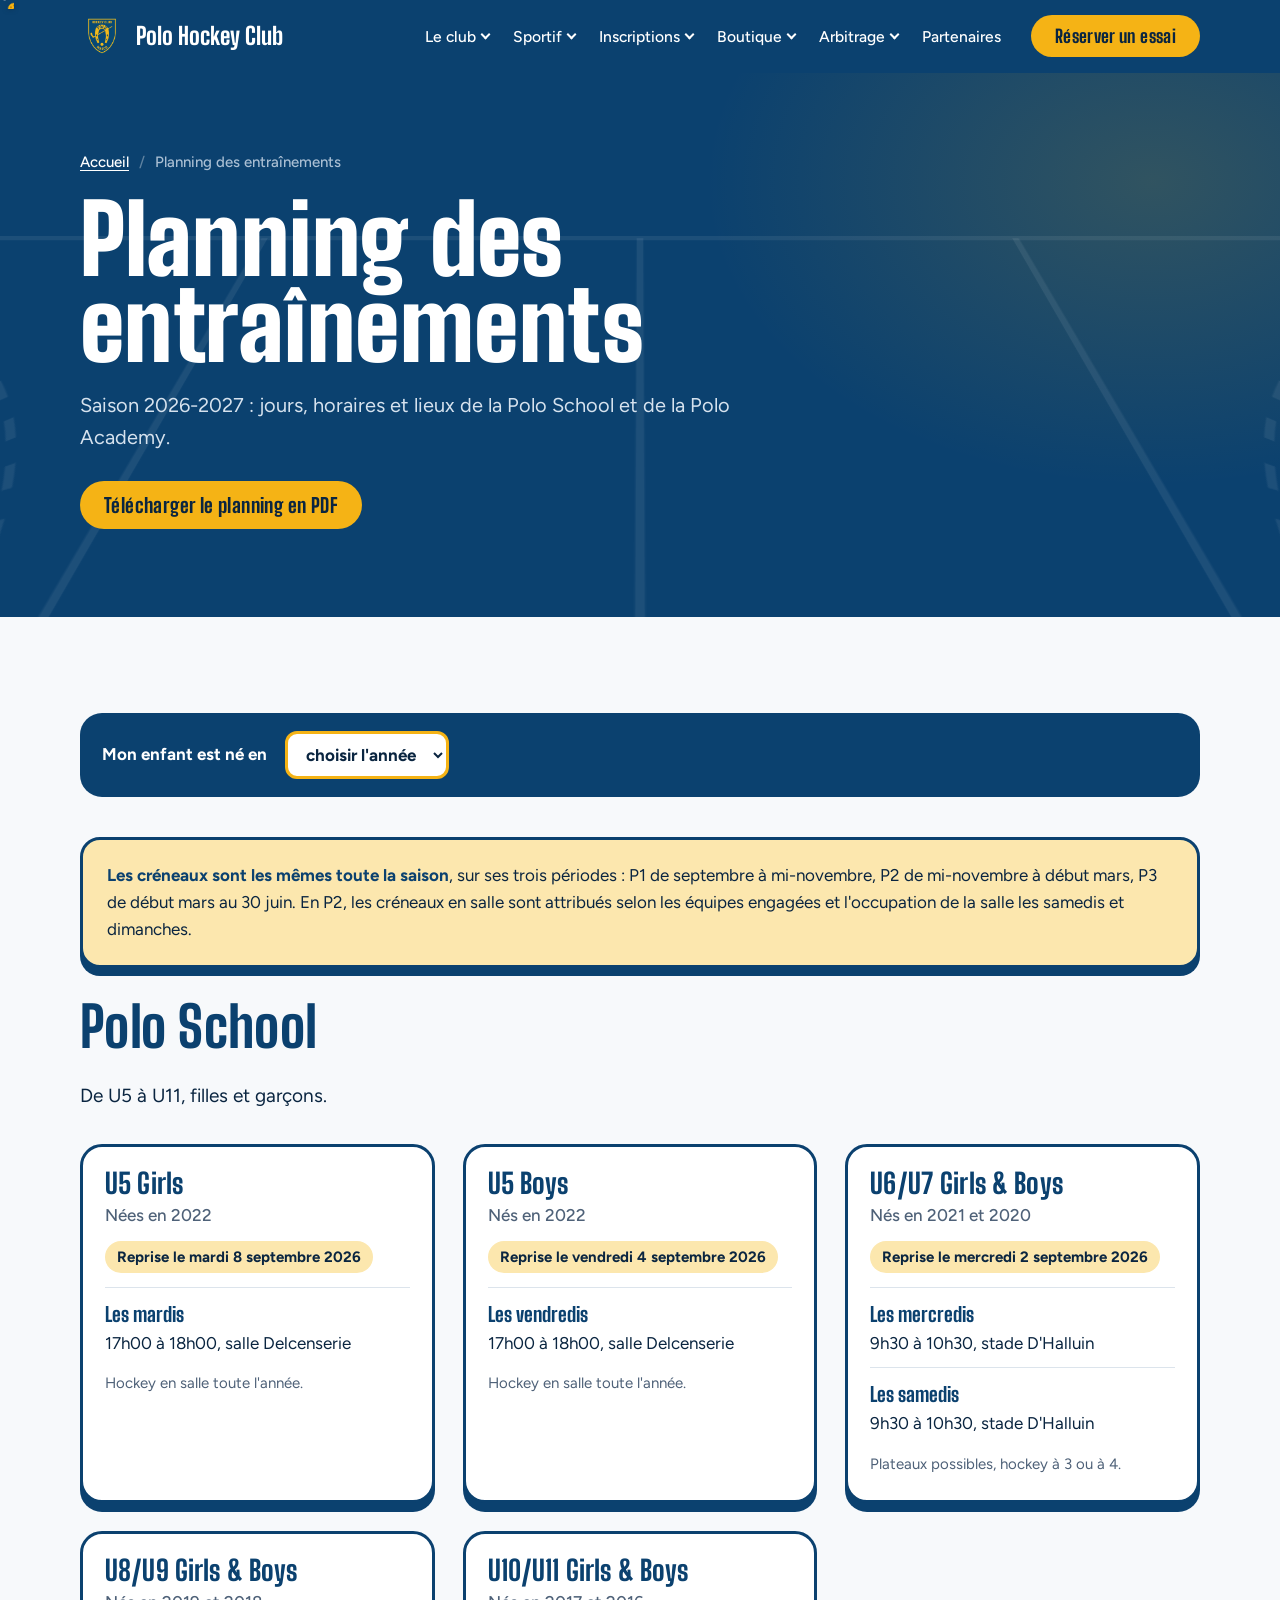
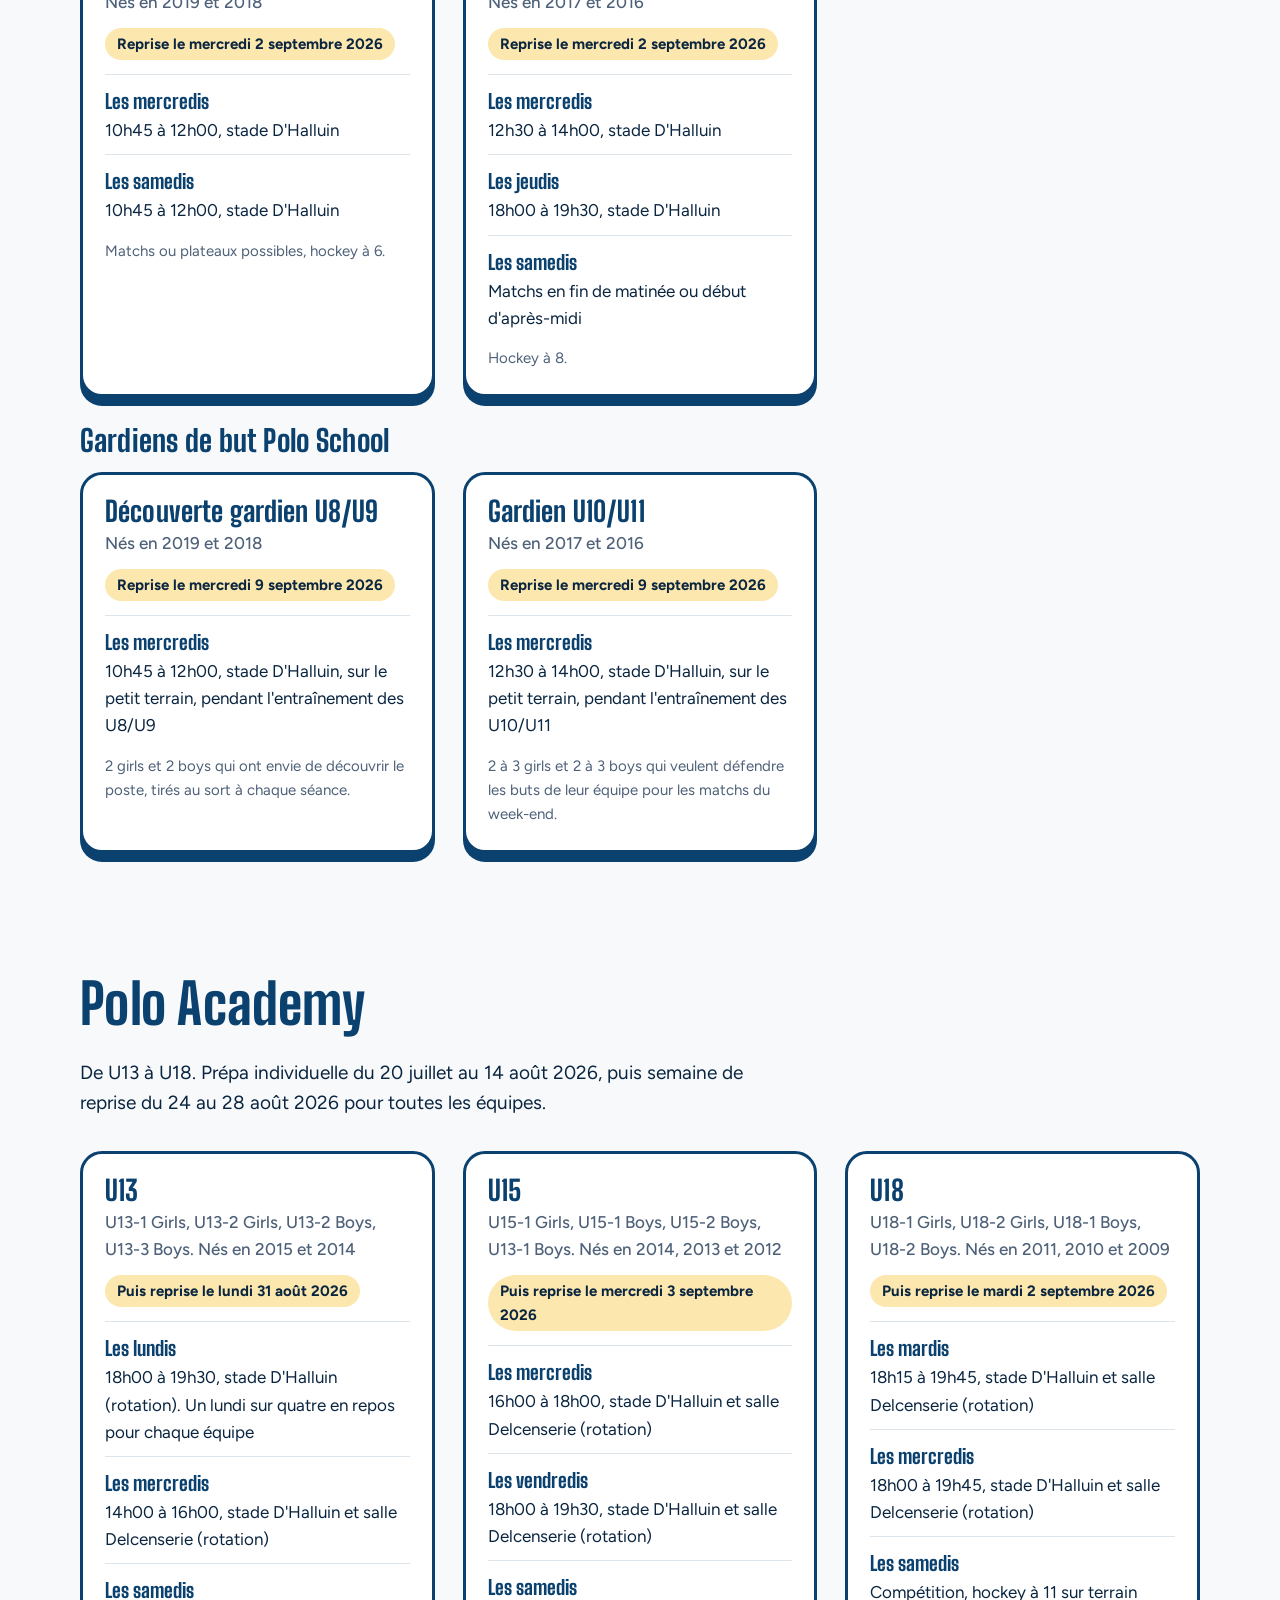
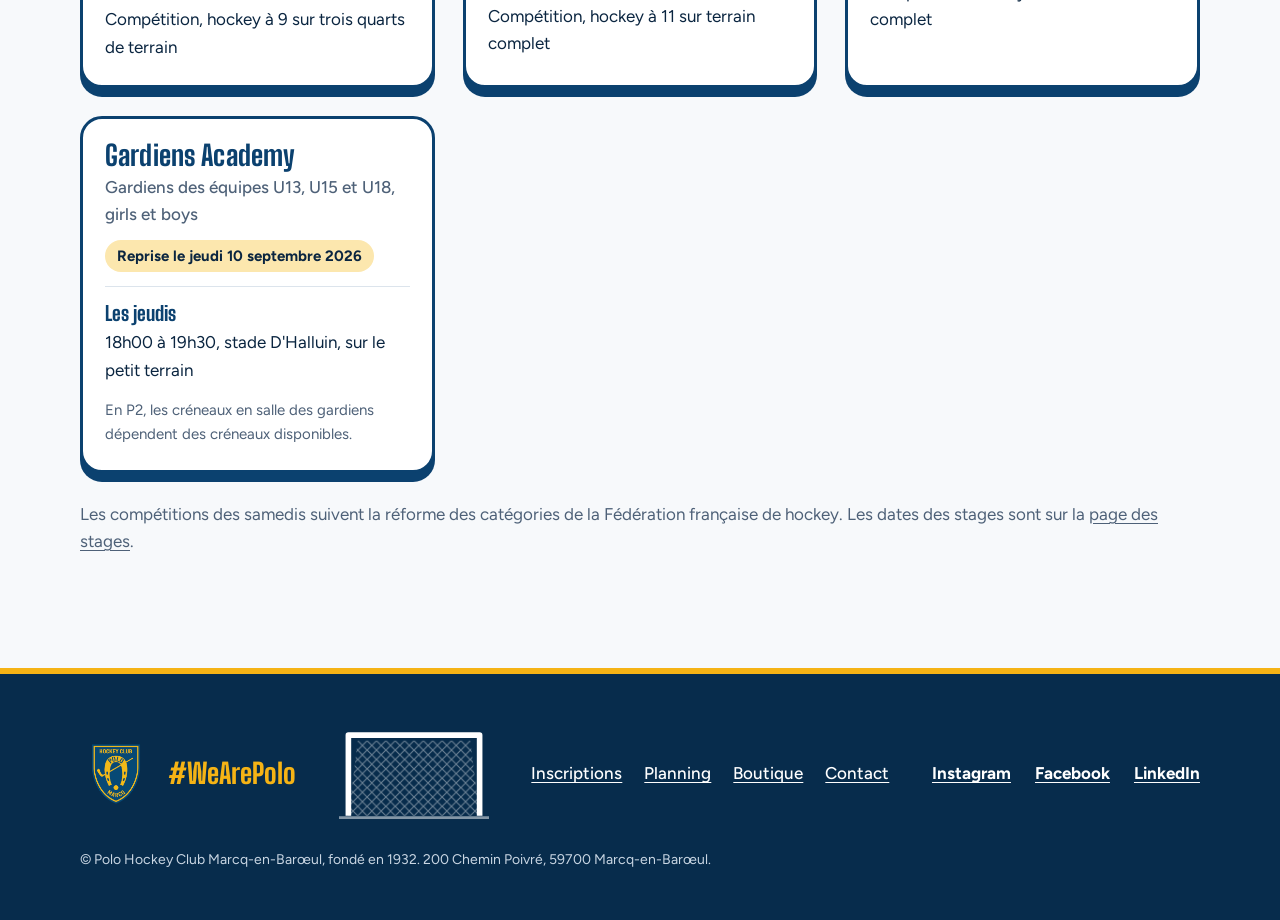
<file: planning.html>
<!doctype html>
<html lang="fr">
<head>
  <meta charset="utf-8">
  <meta name="viewport" content="width=device-width, initial-scale=1">
  <title>Planning des entraînements – Polo Hockey Club</title>
  <meta name="description" content="Planning des entraînements 2026-2027 du Polo Hockey Club : jours, horaires et lieux de la Polo School (U5 à U11) et de la Polo Academy (U13 à U18).">
  <link rel="icon" href="assets/logo-polo.png">
  <link rel="preconnect" href="https://fonts.googleapis.com">
  <link rel="preconnect" href="https://fonts.gstatic.com" crossorigin>
  <link href="https://fonts.googleapis.com/css2?family=Big+Shoulders+Display:wght@600;800;900&family=Figtree:wght@400;500;700&display=swap" rel="stylesheet">
  <link rel="stylesheet" href="css/style.css">
</head>
<body>

<!-- ENTETE:debut -->
<a class="skip" href="#contenu">Aller au contenu</a>

<svg width="0" height="0" style="position:absolute" aria-hidden="true" focusable="false">
  <symbol id="balle" viewBox="-12 -12 24 24">
    <circle r="11" fill="#F5B315" stroke="#0B416F" stroke-width="1.6"/>
    <g fill="#C98A00">
      <circle cy="-6" r="1.7"/><circle cx="5.2" cy="-3" r="1.7"/><circle cx="5.2" cy="3" r="1.7"/>
      <circle cy="6" r="1.7"/><circle cx="-5.2" cy="3" r="1.7"/><circle cx="-5.2" cy="-3" r="1.7"/>
      <circle r="1.7"/>
    </g>
  </symbol>
  <symbol id="lignes-terrain" viewBox="0 0 914 550">
    <g fill="none" stroke="currentColor" stroke-width="4">
      <rect x="2" y="2" width="910" height="546"/>
      <line x1="457" y1="2" x2="457" y2="548"/>
      <line x1="229" y1="2" x2="229" y2="548"/>
      <line x1="685" y1="2" x2="685" y2="548"/>
      <path d="M2 111 A146 146 0 0 1 148 257 L148 293 A146 146 0 0 1 2 439"/>
      <path d="M912 111 A146 146 0 0 0 766 257 L766 293 A146 146 0 0 0 912 439"/>
      <path d="M2 61 A196 196 0 0 1 198 257 L198 293 A196 196 0 0 1 2 489" stroke-dasharray="14 16"/>
      <path d="M912 61 A196 196 0 0 0 716 257 L716 293 A196 196 0 0 0 912 489" stroke-dasharray="14 16"/>
    </g>
    <g fill="currentColor"><circle cx="64" cy="275" r="6"/><circle cx="850" cy="275" r="6"/><circle cx="457" cy="275" r="6"/></g>
  </symbol>
</svg>

<div class="progress" aria-hidden="true">
  <span class="progress-line"></span>
  <svg class="progress-ball" viewBox="-12 -12 24 24"><g class="spin"><use href="#balle"/></g><circle cx="-4" cy="-5" r="3" fill="#fff" opacity=".45"/></svg>
</div>

<header class="site-header">
  <div class="wrap header-inner">
    <a class="brand" href="./" aria-label="Polo Hockey Club, accueil">
      <img src="assets/logo-polo.png" alt="" width="44" height="44">
      <span>Polo Hockey Club</span>
    </a>
    <button class="nav-toggle" aria-expanded="false" aria-controls="nav">Menu</button>
    <nav id="nav" class="nav" aria-label="Navigation principale">
      <ul class="menu">
        <li class="has-sub">
          <button class="menu-btn" aria-expanded="false">Le club</button>
          <ul class="sub">
            <li><a href="./#club">Présentation</a></li>
            <li><a href="./#histoire">Notre histoire</a></li>
            <li><a href="labels.html">Labels</a></li>
            <li><a href="./#acces">Accès</a></li>
            <li><a href="./#contact">Contact</a></li>
          </ul>
        </li>
        <li class="has-sub">
          <button class="menu-btn" aria-expanded="false">Sportif</button>
          <ul class="sub">
            <li><a href="./#equipes">Les équipes premières</a></li>
            <li><a href="photos.html">Photos des équipes</a></li>
            <li><a href="calendrier-resultats.html">Calendrier et résultats</a></li>
            <li><a href="planning.html">Planning des entraînements</a></li>
          </ul>
        </li>
        <li class="has-sub">
          <button class="menu-btn" aria-expanded="false">Inscriptions</button>
          <ul class="sub">
            <li><a href="inscriptions.html">S'inscrire</a></li>
            <li><a href="saison-2026-2027.html">Saison 2026-2027</a></li>
            <li><a href="stages.html">Stages</a></li>
            <li><a href="essai.html">Essai</a></li>
            <li><a href="foreign-students.html">Foreign students in Lille</a></li>
          </ul>
        </li>
        <li class="has-sub">
          <button class="menu-btn" aria-expanded="false">Boutique</button>
          <ul class="sub">
            <li><a href="boutique.html#materiel">Tenue et matériel</a></li>
            <li><a href="boutique.html#eshop">Polo e-shop</a></li>
            <li><a href="./#tenue">La tenue en 3D</a></li>
          </ul>
        </li>
        <li class="has-sub">
          <button class="menu-btn" aria-expanded="false">Arbitrage</button>
          <ul class="sub">
            <li><a href="arbitrage.html">Académie de l'arbitrage</a></li>
            <li><a href="arbitrage.html#formation-2024-2025">Arbitres en formation 2024-2025</a></li>
            <li><a href="arbitrage.html#formation-2023-2024">Arbitres diplômés 2023-2024</a></li>
          </ul>
        </li>
        <li><a class="menu-link" href="./#partenaires">Partenaires</a></li>
      </ul>
      <a class="btn btn-yellow nav-cta" href="essai.html">Réserver un essai</a>
    </nav>
  </div>
</header>
<!-- ENTETE:fin -->

<main id="contenu">
  <section class="page-hero">
    <div class="pitch-3d" aria-hidden="true"><svg><use href="#lignes-terrain"/></svg></div>
    <div class="wrap">
      <nav aria-label="Fil d'Ariane"><ol class="crumbs"><li><a href="./">Accueil</a></li><li>Planning des entraînements</li></ol></nav>
      <h1>Planning des entraînements</h1>
      <p class="lead">Saison 2026-2027&nbsp;: jours, horaires et lieux de la Polo School et de la Polo Academy.</p>
      <div class="hero-actions">
        <a class="btn btn-yellow" href="assets/docs/planning-entrainements-2026-2027.pdf">Télécharger le planning en PDF</a>
      </div>
    </div>
  </section>

  <section class="page-section">
    <div class="wrap">
      <div class="finder">
        <label for="finder-year">Mon enfant est né en</label>
        <select id="finder-year">
          <option value="">choisir l'année</option>
          <option>2022</option><option>2021</option><option>2020</option><option>2019</option><option>2018</option>
          <option>2017</option><option>2016</option><option>2015</option><option>2014</option><option>2013</option>
          <option>2012</option><option>2011</option><option>2010</option><option>2009</option>
        </select>
        <output id="finder-result" for="finder-year" aria-live="polite"></output>
      </div>

      <div class="note">
        <p><strong>Les créneaux sont les mêmes toute la saison</strong>, sur ses trois périodes&nbsp;: P1 de septembre à mi-novembre, P2 de mi-novembre à début mars, P3 de début mars au 30 juin. En P2, les créneaux en salle sont attribués selon les équipes engagées et l'occupation de la salle les samedis et dimanches.</p>
      </div>

      <h2>Polo School</h2>
      <p class="section-lead">De U5 à U11, filles et garçons.</p>
      <div class="slots">
        <article class="slot" data-years="2022">
          <h3>U5 Girls</h3>
          <p class="born">Nées en 2022</p>
          <p class="restart">Reprise le mardi 8 septembre 2026</p>
          <dl><div><dt>Les mardis</dt><dd>17h00 à 18h00, salle Delcenserie</dd></div></dl>
          <p class="slot-note">Hockey en salle toute l'année.</p>
        </article>
        <article class="slot" data-years="2022">
          <h3>U5 Boys</h3>
          <p class="born">Nés en 2022</p>
          <p class="restart">Reprise le vendredi 4 septembre 2026</p>
          <dl><div><dt>Les vendredis</dt><dd>17h00 à 18h00, salle Delcenserie</dd></div></dl>
          <p class="slot-note">Hockey en salle toute l'année.</p>
        </article>
        <article class="slot" data-years="2021 2020">
          <h3>U6/U7 Girls &amp; Boys</h3>
          <p class="born">Nés en 2021 et 2020</p>
          <p class="restart">Reprise le mercredi 2 septembre 2026</p>
          <dl>
            <div><dt>Les mercredis</dt><dd>9h30 à 10h30, stade D'Halluin</dd></div>
            <div><dt>Les samedis</dt><dd>9h30 à 10h30, stade D'Halluin</dd></div>
          </dl>
          <p class="slot-note">Plateaux possibles, hockey à 3 ou à 4.</p>
        </article>
        <article class="slot" data-years="2019 2018">
          <h3>U8/U9 Girls &amp; Boys</h3>
          <p class="born">Nés en 2019 et 2018</p>
          <p class="restart">Reprise le mercredi 2 septembre 2026</p>
          <dl>
            <div><dt>Les mercredis</dt><dd>10h45 à 12h00, stade D'Halluin</dd></div>
            <div><dt>Les samedis</dt><dd>10h45 à 12h00, stade D'Halluin</dd></div>
          </dl>
          <p class="slot-note">Matchs ou plateaux possibles, hockey à 6.</p>
        </article>
        <article class="slot" data-years="2017 2016">
          <h3>U10/U11 Girls &amp; Boys</h3>
          <p class="born">Nés en 2017 et 2016</p>
          <p class="restart">Reprise le mercredi 2 septembre 2026</p>
          <dl>
            <div><dt>Les mercredis</dt><dd>12h30 à 14h00, stade D'Halluin</dd></div>
            <div><dt>Les jeudis</dt><dd>18h00 à 19h30, stade D'Halluin</dd></div>
            <div><dt>Les samedis</dt><dd>Matchs en fin de matinée ou début d'après-midi</dd></div>
          </dl>
          <p class="slot-note">Hockey à 8.</p>
        </article>
      </div>

      <h3>Gardiens de but Polo School</h3>
      <div class="slots">
        <article class="slot" data-years="2019 2018">
          <h3>Découverte gardien U8/U9</h3>
          <p class="born">Nés en 2019 et 2018</p>
          <p class="restart">Reprise le mercredi 9 septembre 2026</p>
          <dl><div><dt>Les mercredis</dt><dd>10h45 à 12h00, stade D'Halluin, sur le petit terrain, pendant l'entraînement des U8/U9</dd></div></dl>
          <p class="slot-note">2 girls et 2 boys qui ont envie de découvrir le poste, tirés au sort à chaque séance.</p>
        </article>
        <article class="slot" data-years="2017 2016">
          <h3>Gardien U10/U11</h3>
          <p class="born">Nés en 2017 et 2016</p>
          <p class="restart">Reprise le mercredi 9 septembre 2026</p>
          <dl><div><dt>Les mercredis</dt><dd>12h30 à 14h00, stade D'Halluin, sur le petit terrain, pendant l'entraînement des U10/U11</dd></div></dl>
          <p class="slot-note">2 à 3 girls et 2 à 3 boys qui veulent défendre les buts de leur équipe pour les matchs du week-end.</p>
        </article>
      </div>
    </div>
  </section>

  <section class="page-section">
    <div class="wrap">
      <h2>Polo Academy</h2>
      <p class="section-lead">De U13 à U18. Prépa individuelle du 20 juillet au 14 août 2026, puis semaine de reprise du 24 au 28 août 2026 pour toutes les équipes.</p>
      <div class="slots">
        <article class="slot" data-years="2015 2014">
          <h3>U13</h3>
          <p class="born">U13-1 Girls, U13-2 Girls, U13-2 Boys, U13-3 Boys. Nés en 2015 et 2014</p>
          <p class="restart">Puis reprise le lundi 31 août 2026</p>
          <dl>
            <div><dt>Les lundis</dt><dd>18h00 à 19h30, stade D'Halluin (rotation). Un lundi sur quatre en repos pour chaque équipe</dd></div>
            <div><dt>Les mercredis</dt><dd>14h00 à 16h00, stade D'Halluin et salle Delcenserie (rotation)</dd></div>
            <div><dt>Les samedis</dt><dd>Compétition, hockey à 9 sur trois quarts de terrain</dd></div>
          </dl>
        </article>
        <article class="slot" data-years="2014 2013 2012">
          <h3>U15</h3>
          <p class="born">U15-1 Girls, U15-1 Boys, U15-2 Boys, U13-1 Boys. Nés en 2014, 2013 et 2012</p>
          <p class="restart">Puis reprise le mercredi 3 septembre 2026</p>
          <dl>
            <div><dt>Les mercredis</dt><dd>16h00 à 18h00, stade D'Halluin et salle Delcenserie (rotation)</dd></div>
            <div><dt>Les vendredis</dt><dd>18h00 à 19h30, stade D'Halluin et salle Delcenserie (rotation)</dd></div>
            <div><dt>Les samedis</dt><dd>Compétition, hockey à 11 sur terrain complet</dd></div>
          </dl>
        </article>
        <article class="slot" data-years="2011 2010 2009">
          <h3>U18</h3>
          <p class="born">U18-1 Girls, U18-2 Girls, U18-1 Boys, U18-2 Boys. Nés en 2011, 2010 et 2009</p>
          <p class="restart">Puis reprise le mardi 2 septembre 2026</p>
          <dl>
            <div><dt>Les mardis</dt><dd>18h15 à 19h45, stade D'Halluin et salle Delcenserie (rotation)</dd></div>
            <div><dt>Les mercredis</dt><dd>18h00 à 19h45, stade D'Halluin et salle Delcenserie (rotation)</dd></div>
            <div><dt>Les samedis</dt><dd>Compétition, hockey à 11 sur terrain complet</dd></div>
          </dl>
        </article>
        <article class="slot" data-years="2015 2014 2013 2012 2011 2010 2009">
          <h3>Gardiens Academy</h3>
          <p class="born">Gardiens des équipes U13, U15 et U18, girls et boys</p>
          <p class="restart">Reprise le jeudi 10 septembre 2026</p>
          <dl><div><dt>Les jeudis</dt><dd>18h00 à 19h30, stade D'Halluin, sur le petit terrain</dd></div></dl>
          <p class="slot-note">En P2, les créneaux en salle des gardiens dépendent des créneaux disponibles.</p>
        </article>
      </div>
      <p class="muted">Les compétitions des samedis suivent la réforme des catégories de la Fédération française de hockey. Les dates des stages sont sur la <a href="stages.html">page des stages</a>.</p>
    </div>
  </section>
</main>

<!-- PIED:debut -->
<footer class="site-footer">
  <div class="wrap footer-inner">
    <div class="footer-brand">
      <img src="assets/logo-polo.png" alt="Écusson du Polo Hockey Club Marcq" width="72" height="72">
      <p>#WeArePolo</p>
    </div>
    <div class="footer-goal" id="footer-goal" aria-hidden="true">
      <svg viewBox="0 0 160 110">
        <defs>
          <pattern id="filet-pied" width="10" height="10" patternUnits="userSpaceOnUse">
            <path d="M0 0 L10 10 M10 0 L0 10" stroke="rgba(255,255,255,.4)" stroke-width="1.2"/>
          </pattern>
        </defs>
        <path class="goal-net" d="M20 20 L140 20 L150 100 L10 100 Z" fill="url(#filet-pied)"/>
        <path d="M10 100 V14 H150 V100" fill="none" stroke="#fff" stroke-width="6" stroke-linejoin="round"/>
        <line x1="0" y1="102" x2="160" y2="102" stroke="rgba(255,255,255,.5)" stroke-width="3"/>
      </svg>
      <span class="ball-stop stop-goal" data-ball-stop></span>
    </div>
    <nav class="footer-links" aria-label="Liens utiles">
      <a href="inscriptions.html">Inscriptions</a>
      <a href="planning.html">Planning</a>
      <a href="boutique.html">Boutique</a>
      <a href="./#contact">Contact</a>
    </nav>
    <ul class="footer-social">
      <li><a href="https://www.instagram.com/polohockeyclub/">Instagram</a></li>
      <li><a href="https://www.facebook.com/Polo-Hockey-Club-214764817017">Facebook</a></li>
      <li><a href="https://www.linkedin.com/company/polo-hockey-club-marcq-en-baroeul">LinkedIn</a></li>
    </ul>
    <p class="footer-legal">© Polo Hockey Club Marcq-en-Barœul, fondé en 1932. 200 Chemin Poivré, 59700 Marcq-en-Barœul.</p>
  </div>
</footer>
<!-- PIED:fin -->

<script src="js/main.js"></script>
</body>
</html>
</file>
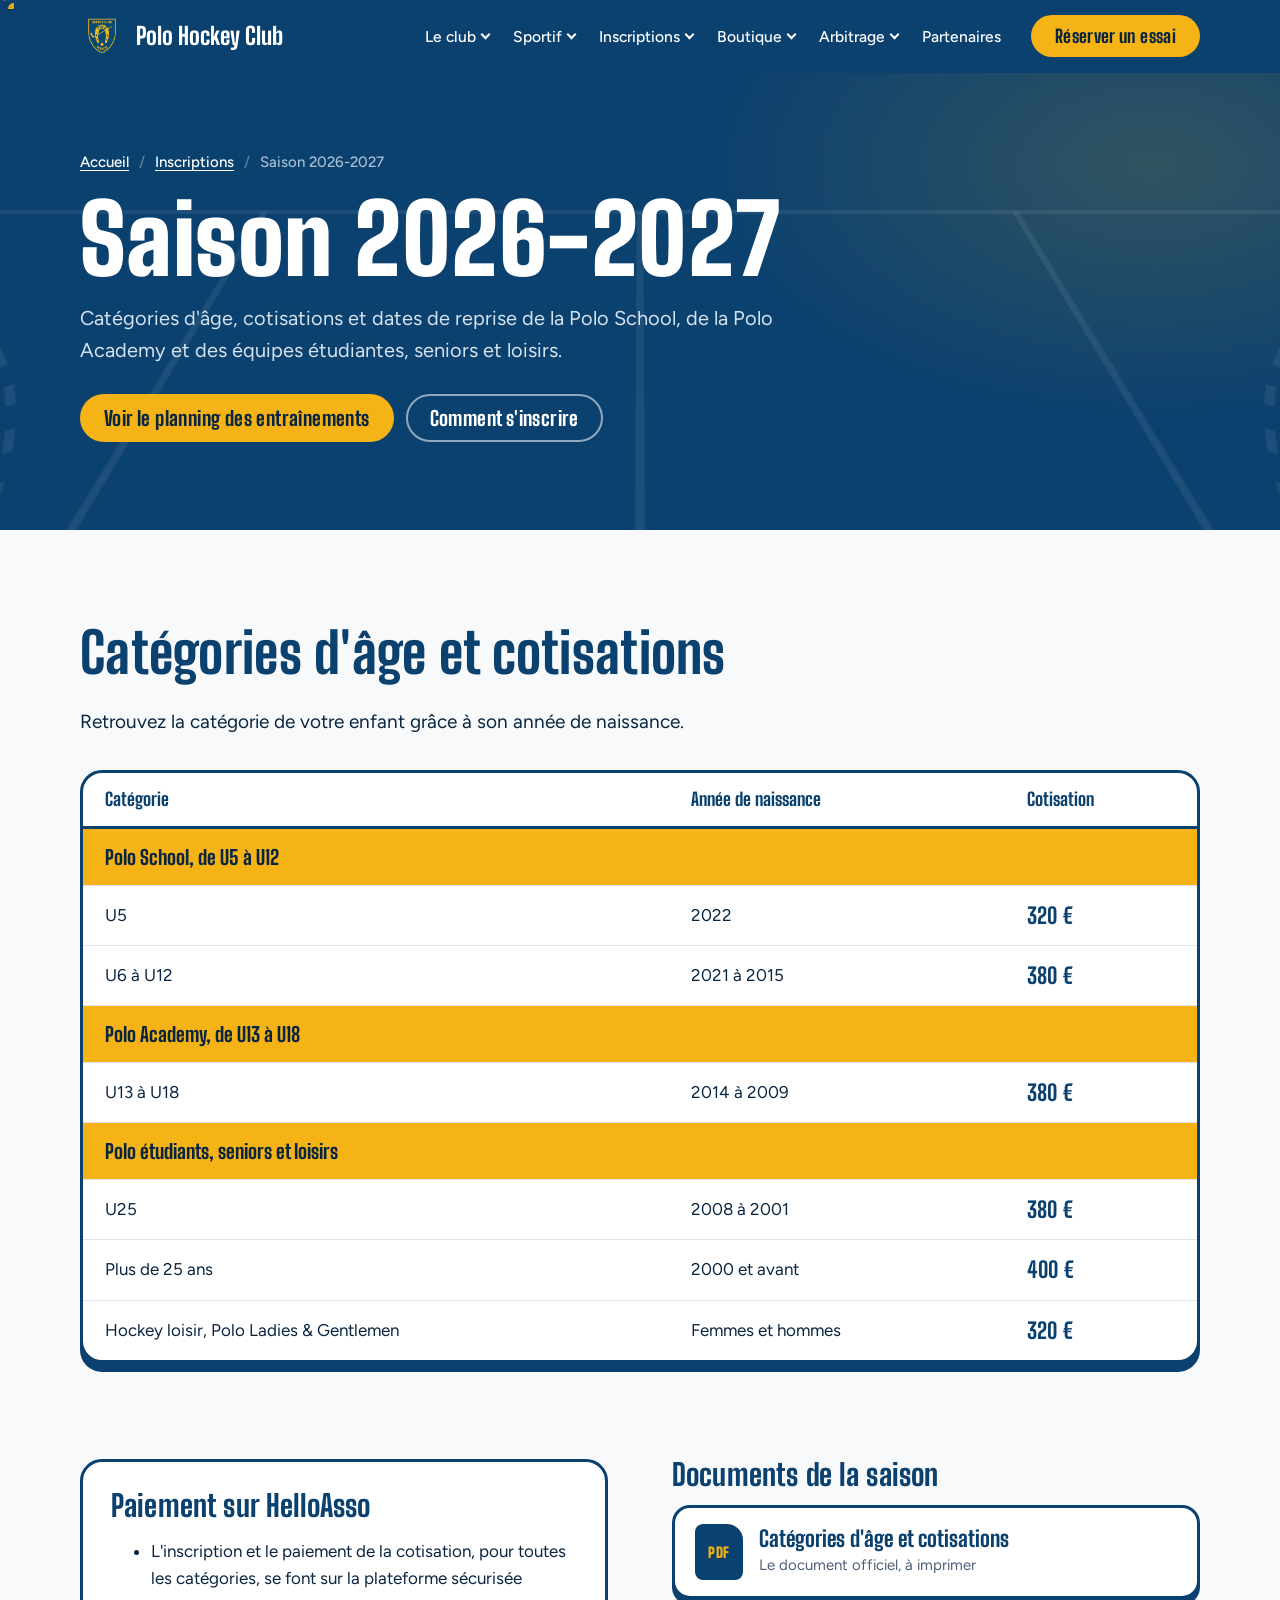
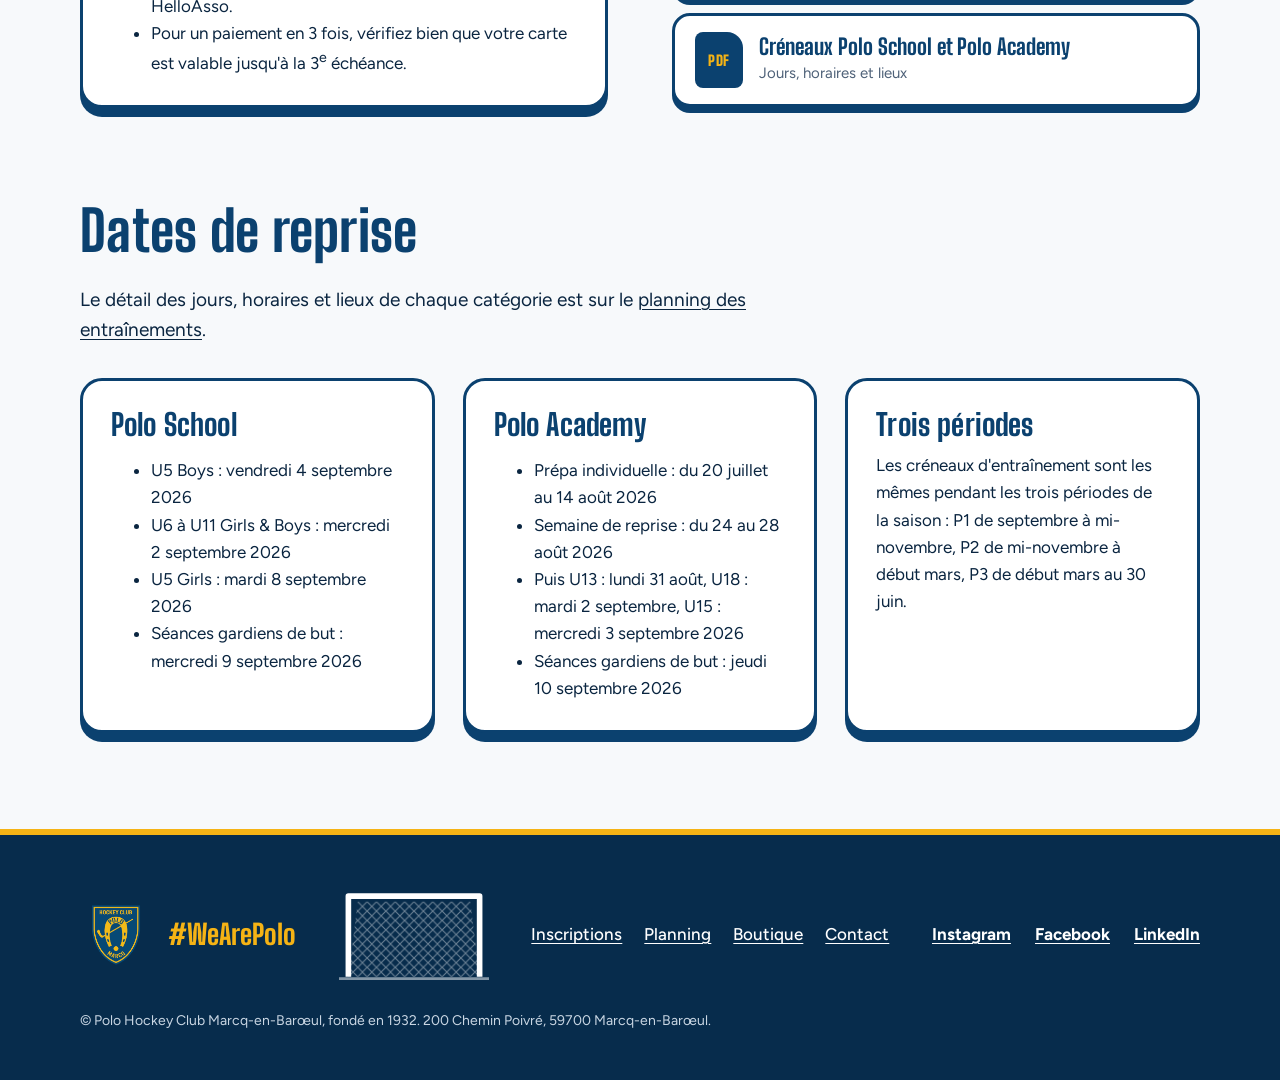
<file: saison-2026-2027.html>
<!doctype html>
<html lang="fr">
<head>
  <meta charset="utf-8">
  <meta name="viewport" content="width=device-width, initial-scale=1">
  <title>Saison 2026-2027 – Polo Hockey Club</title>
  <meta name="description" content="Saison 2026-2027 du Polo Hockey Club : catégories d'âge, années de naissance, cotisations, dates de reprise et paiement sur HelloAsso.">
  <link rel="icon" href="assets/logo-polo.png">
  <link rel="preconnect" href="https://fonts.googleapis.com">
  <link rel="preconnect" href="https://fonts.gstatic.com" crossorigin>
  <link href="https://fonts.googleapis.com/css2?family=Big+Shoulders+Display:wght@600;800;900&family=Figtree:wght@400;500;700&display=swap" rel="stylesheet">
  <link rel="stylesheet" href="css/style.css">
</head>
<body>

<!-- ENTETE:debut -->
<a class="skip" href="#contenu">Aller au contenu</a>

<svg width="0" height="0" style="position:absolute" aria-hidden="true" focusable="false">
  <symbol id="balle" viewBox="-12 -12 24 24">
    <circle r="11" fill="#F5B315" stroke="#0B416F" stroke-width="1.6"/>
    <g fill="#C98A00">
      <circle cy="-6" r="1.7"/><circle cx="5.2" cy="-3" r="1.7"/><circle cx="5.2" cy="3" r="1.7"/>
      <circle cy="6" r="1.7"/><circle cx="-5.2" cy="3" r="1.7"/><circle cx="-5.2" cy="-3" r="1.7"/>
      <circle r="1.7"/>
    </g>
  </symbol>
  <symbol id="lignes-terrain" viewBox="0 0 914 550">
    <g fill="none" stroke="currentColor" stroke-width="4">
      <rect x="2" y="2" width="910" height="546"/>
      <line x1="457" y1="2" x2="457" y2="548"/>
      <line x1="229" y1="2" x2="229" y2="548"/>
      <line x1="685" y1="2" x2="685" y2="548"/>
      <path d="M2 111 A146 146 0 0 1 148 257 L148 293 A146 146 0 0 1 2 439"/>
      <path d="M912 111 A146 146 0 0 0 766 257 L766 293 A146 146 0 0 0 912 439"/>
      <path d="M2 61 A196 196 0 0 1 198 257 L198 293 A196 196 0 0 1 2 489" stroke-dasharray="14 16"/>
      <path d="M912 61 A196 196 0 0 0 716 257 L716 293 A196 196 0 0 0 912 489" stroke-dasharray="14 16"/>
    </g>
    <g fill="currentColor"><circle cx="64" cy="275" r="6"/><circle cx="850" cy="275" r="6"/><circle cx="457" cy="275" r="6"/></g>
  </symbol>
</svg>

<div class="progress" aria-hidden="true">
  <span class="progress-line"></span>
  <svg class="progress-ball" viewBox="-12 -12 24 24"><g class="spin"><use href="#balle"/></g><circle cx="-4" cy="-5" r="3" fill="#fff" opacity=".45"/></svg>
</div>

<header class="site-header">
  <div class="wrap header-inner">
    <a class="brand" href="./" aria-label="Polo Hockey Club, accueil">
      <img src="assets/logo-polo.png" alt="" width="44" height="44">
      <span>Polo Hockey Club</span>
    </a>
    <button class="nav-toggle" aria-expanded="false" aria-controls="nav">Menu</button>
    <nav id="nav" class="nav" aria-label="Navigation principale">
      <ul class="menu">
        <li class="has-sub">
          <button class="menu-btn" aria-expanded="false">Le club</button>
          <ul class="sub">
            <li><a href="./#club">Présentation</a></li>
            <li><a href="./#histoire">Notre histoire</a></li>
            <li><a href="labels.html">Labels</a></li>
            <li><a href="./#acces">Accès</a></li>
            <li><a href="./#contact">Contact</a></li>
          </ul>
        </li>
        <li class="has-sub">
          <button class="menu-btn" aria-expanded="false">Sportif</button>
          <ul class="sub">
            <li><a href="./#equipes">Les équipes premières</a></li>
            <li><a href="photos.html">Photos des équipes</a></li>
            <li><a href="calendrier-resultats.html">Calendrier et résultats</a></li>
            <li><a href="planning.html">Planning des entraînements</a></li>
          </ul>
        </li>
        <li class="has-sub">
          <button class="menu-btn" aria-expanded="false">Inscriptions</button>
          <ul class="sub">
            <li><a href="inscriptions.html">S'inscrire</a></li>
            <li><a href="saison-2026-2027.html">Saison 2026-2027</a></li>
            <li><a href="stages.html">Stages</a></li>
            <li><a href="essai.html">Essai</a></li>
            <li><a href="foreign-students.html">Foreign students in Lille</a></li>
          </ul>
        </li>
        <li class="has-sub">
          <button class="menu-btn" aria-expanded="false">Boutique</button>
          <ul class="sub">
            <li><a href="boutique.html#materiel">Tenue et matériel</a></li>
            <li><a href="boutique.html#eshop">Polo e-shop</a></li>
            <li><a href="./#tenue">La tenue en 3D</a></li>
          </ul>
        </li>
        <li class="has-sub">
          <button class="menu-btn" aria-expanded="false">Arbitrage</button>
          <ul class="sub">
            <li><a href="arbitrage.html">Académie de l'arbitrage</a></li>
            <li><a href="arbitrage.html#formation-2024-2025">Arbitres en formation 2024-2025</a></li>
            <li><a href="arbitrage.html#formation-2023-2024">Arbitres diplômés 2023-2024</a></li>
          </ul>
        </li>
        <li><a class="menu-link" href="./#partenaires">Partenaires</a></li>
      </ul>
      <a class="btn btn-yellow nav-cta" href="essai.html">Réserver un essai</a>
    </nav>
  </div>
</header>
<!-- ENTETE:fin -->

<main id="contenu">
  <section class="page-hero">
    <div class="pitch-3d" aria-hidden="true"><svg><use href="#lignes-terrain"/></svg></div>
    <div class="wrap">
      <nav aria-label="Fil d'Ariane"><ol class="crumbs"><li><a href="./">Accueil</a></li><li><a href="inscriptions.html">Inscriptions</a></li><li>Saison 2026-2027</li></ol></nav>
      <h1>Saison 2026-2027</h1>
      <p class="lead">Catégories d'âge, cotisations et dates de reprise de la Polo School, de la Polo Academy et des équipes étudiantes, seniors et loisirs.</p>
      <div class="hero-actions">
        <a class="btn btn-yellow" href="planning.html">Voir le planning des entraînements</a>
        <a class="btn btn-ghost" href="inscriptions.html">Comment s'inscrire</a>
      </div>
    </div>
  </section>

  <section class="page-section">
    <div class="wrap">
      <h2>Catégories d'âge et cotisations</h2>
      <p class="section-lead">Retrouvez la catégorie de votre enfant grâce à son année de naissance.</p>
      <div class="table-wrap">
        <table class="data-table">
          <thead>
            <tr><th scope="col">Catégorie</th><th scope="col">Année de naissance</th><th scope="col">Cotisation</th></tr>
          </thead>
          <tbody>
            <tr class="group"><th colspan="3" scope="colgroup">Polo School, de U5 à U12</th></tr>
            <tr><td>U5</td><td>2022</td><td class="price">320&nbsp;€</td></tr>
            <tr><td>U6 à U12</td><td>2021 à 2015</td><td class="price">380&nbsp;€</td></tr>
            <tr class="group"><th colspan="3" scope="colgroup">Polo Academy, de U13 à U18</th></tr>
            <tr><td>U13 à U18</td><td>2014 à 2009</td><td class="price">380&nbsp;€</td></tr>
            <tr class="group"><th colspan="3" scope="colgroup">Polo étudiants, seniors et loisirs</th></tr>
            <tr><td>U25</td><td>2008 à 2001</td><td class="price">380&nbsp;€</td></tr>
            <tr><td>Plus de 25 ans</td><td>2000 et avant</td><td class="price">400&nbsp;€</td></tr>
            <tr><td>Hockey loisir, Polo Ladies &amp; Gentlemen</td><td>Femmes et hommes</td><td class="price">320&nbsp;€</td></tr>
          </tbody>
        </table>
      </div>
    </div>
  </section>

  <section class="page-section">
    <div class="wrap split">
      <div class="block">
        <h3>Paiement sur HelloAsso</h3>
        <ul>
          <li>L'inscription et le paiement de la cotisation, pour toutes les catégories, se font sur la plateforme sécurisée HelloAsso.</li>
          <li>Pour un paiement en 3 fois, vérifiez bien que votre carte est valable jusqu'à la 3<sup>e</sup> échéance.</li>
        </ul>
      </div>
      <div>
        <h3>Documents de la saison</h3>
        <ul class="docs-list">
          <li><a class="doc-link" href="assets/docs/2026-2027-categories-age-cotisations.pdf"><span class="doc-icon">PDF</span><span><strong>Catégories d'âge et cotisations</strong><span class="doc-meta">Le document officiel, à imprimer</span></span></a></li>
          <li><a class="doc-link" href="assets/docs/planning-entrainements-2026-2027.pdf"><span class="doc-icon">PDF</span><span><strong>Créneaux Polo School et Polo Academy</strong><span class="doc-meta">Jours, horaires et lieux</span></span></a></li>
        </ul>
      </div>
    </div>
  </section>

  <section class="page-section">
    <div class="wrap">
      <h2>Dates de reprise</h2>
      <p class="section-lead">Le détail des jours, horaires et lieux de chaque catégorie est sur le <a href="planning.html">planning des entraînements</a>.</p>
      <div class="blocks">
        <div class="block">
          <h3>Polo School</h3>
          <ul>
            <li>U5 Boys&nbsp;: vendredi 4 septembre 2026</li>
            <li>U6 à U11 Girls &amp; Boys&nbsp;: mercredi 2 septembre 2026</li>
            <li>U5 Girls&nbsp;: mardi 8 septembre 2026</li>
            <li>Séances gardiens de but&nbsp;: mercredi 9 septembre 2026</li>
          </ul>
        </div>
        <div class="block">
          <h3>Polo Academy</h3>
          <ul>
            <li>Prépa individuelle&nbsp;: du 20 juillet au 14 août 2026</li>
            <li>Semaine de reprise&nbsp;: du 24 au 28 août 2026</li>
            <li>Puis U13&nbsp;: lundi 31 août, U18&nbsp;: mardi 2 septembre, U15&nbsp;: mercredi 3 septembre 2026</li>
            <li>Séances gardiens de but&nbsp;: jeudi 10 septembre 2026</li>
          </ul>
        </div>
        <div class="block">
          <h3>Trois périodes</h3>
          <p>Les créneaux d'entraînement sont les mêmes pendant les trois périodes de la saison&nbsp;: P1 de septembre à mi-novembre, P2 de mi-novembre à début mars, P3 de début mars au 30 juin.</p>
        </div>
      </div>
    </div>
  </section>
</main>

<!-- PIED:debut -->
<footer class="site-footer">
  <div class="wrap footer-inner">
    <div class="footer-brand">
      <img src="assets/logo-polo.png" alt="Écusson du Polo Hockey Club Marcq" width="72" height="72">
      <p>#WeArePolo</p>
    </div>
    <div class="footer-goal" id="footer-goal" aria-hidden="true">
      <svg viewBox="0 0 160 110">
        <defs>
          <pattern id="filet-pied" width="10" height="10" patternUnits="userSpaceOnUse">
            <path d="M0 0 L10 10 M10 0 L0 10" stroke="rgba(255,255,255,.4)" stroke-width="1.2"/>
          </pattern>
        </defs>
        <path class="goal-net" d="M20 20 L140 20 L150 100 L10 100 Z" fill="url(#filet-pied)"/>
        <path d="M10 100 V14 H150 V100" fill="none" stroke="#fff" stroke-width="6" stroke-linejoin="round"/>
        <line x1="0" y1="102" x2="160" y2="102" stroke="rgba(255,255,255,.5)" stroke-width="3"/>
      </svg>
      <span class="ball-stop stop-goal" data-ball-stop></span>
    </div>
    <nav class="footer-links" aria-label="Liens utiles">
      <a href="inscriptions.html">Inscriptions</a>
      <a href="planning.html">Planning</a>
      <a href="boutique.html">Boutique</a>
      <a href="./#contact">Contact</a>
    </nav>
    <ul class="footer-social">
      <li><a href="https://www.instagram.com/polohockeyclub/">Instagram</a></li>
      <li><a href="https://www.facebook.com/Polo-Hockey-Club-214764817017">Facebook</a></li>
      <li><a href="https://www.linkedin.com/company/polo-hockey-club-marcq-en-baroeul">LinkedIn</a></li>
    </ul>
    <p class="footer-legal">© Polo Hockey Club Marcq-en-Barœul, fondé en 1932. 200 Chemin Poivré, 59700 Marcq-en-Barœul.</p>
  </div>
</footer>
<!-- PIED:fin -->

<script src="js/main.js"></script>
</body>
</html>
</file>
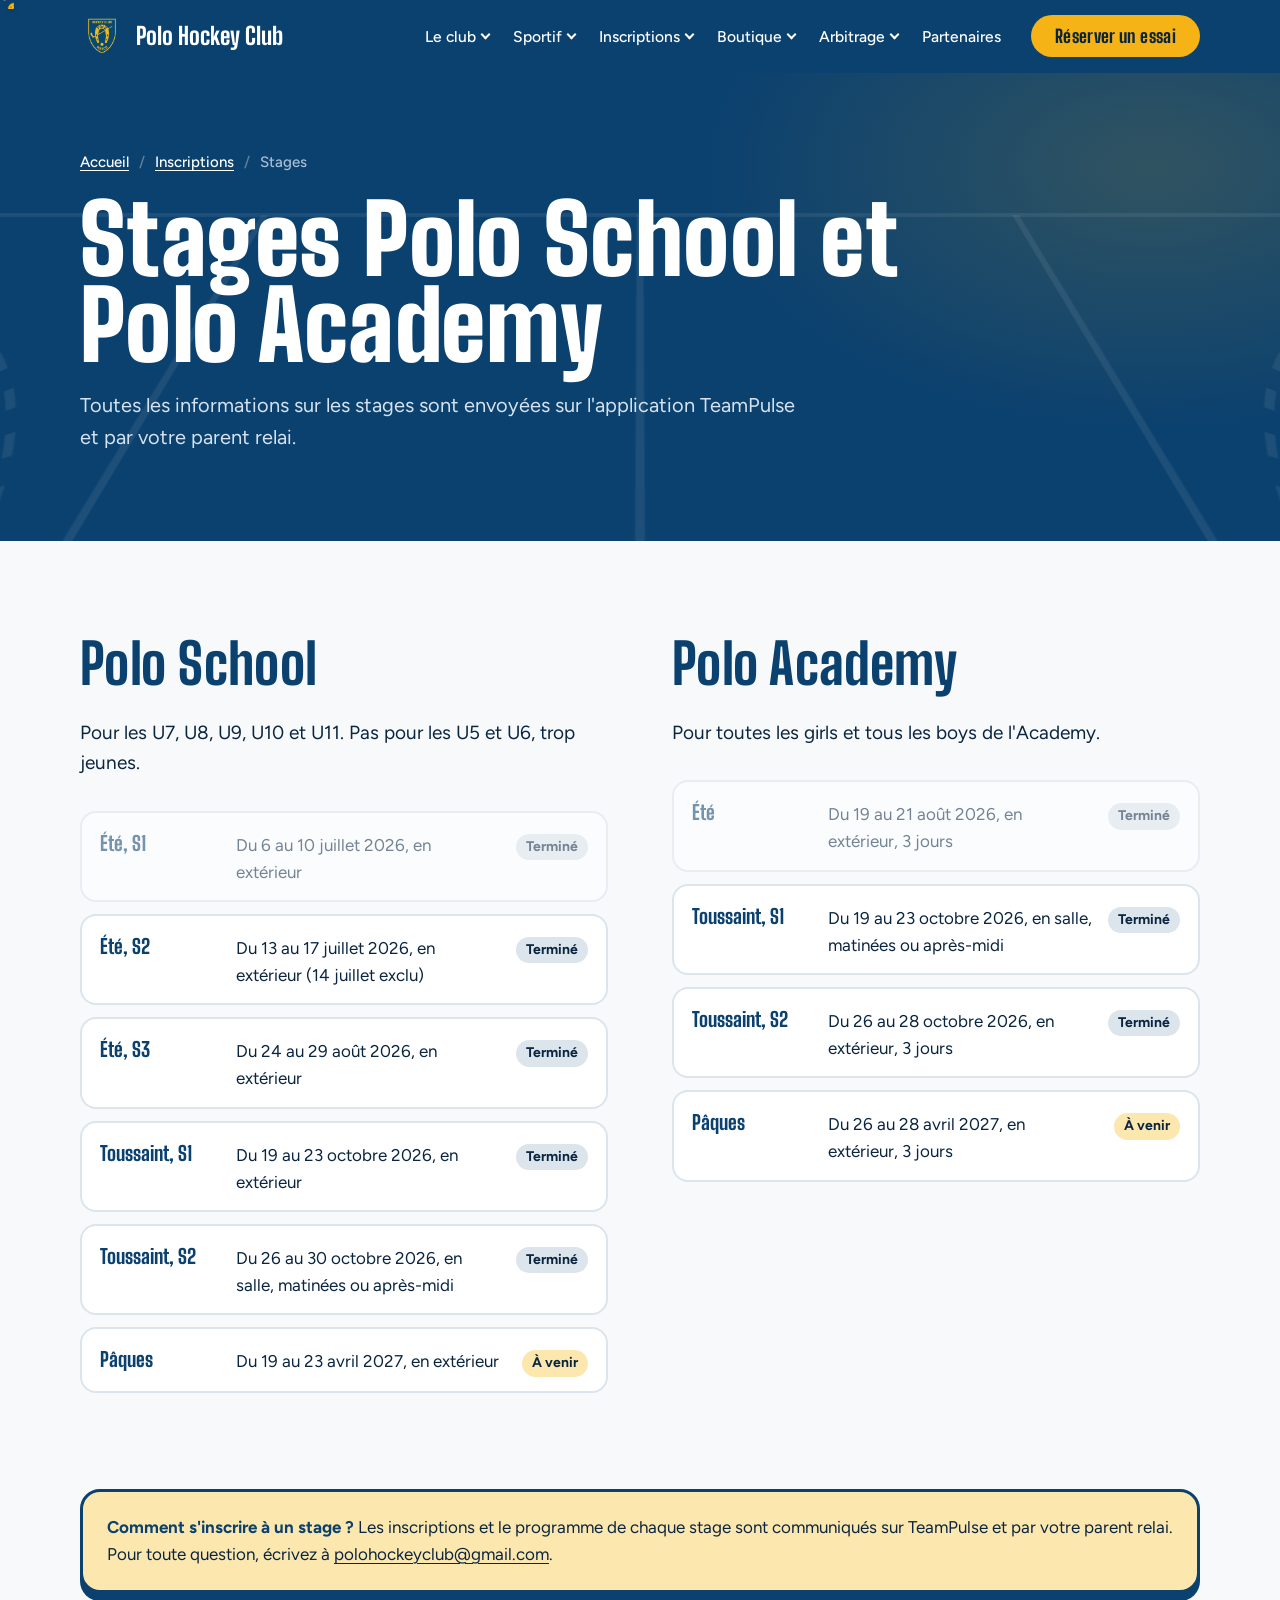
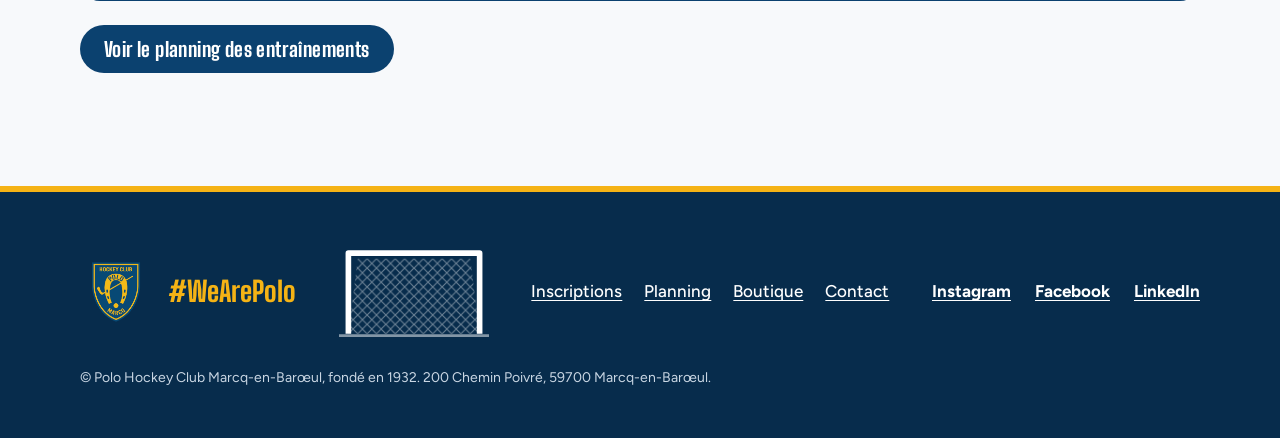
<file: stages.html>
<!doctype html>
<html lang="fr">
<head>
  <meta charset="utf-8">
  <meta name="viewport" content="width=device-width, initial-scale=1">
  <title>Stages – Polo Hockey Club</title>
  <meta name="description" content="Stages de hockey sur gazon Polo School et Polo Academy 2026-2027 : été, Toussaint et Pâques.">
  <link rel="icon" href="assets/logo-polo.png">
  <link rel="preconnect" href="https://fonts.googleapis.com">
  <link rel="preconnect" href="https://fonts.gstatic.com" crossorigin>
  <link href="https://fonts.googleapis.com/css2?family=Big+Shoulders+Display:wght@600;800;900&family=Figtree:wght@400;500;700&display=swap" rel="stylesheet">
  <link rel="stylesheet" href="css/style.css">
</head>
<body>

<!-- ENTETE:debut -->
<a class="skip" href="#contenu">Aller au contenu</a>

<svg width="0" height="0" style="position:absolute" aria-hidden="true" focusable="false">
  <symbol id="balle" viewBox="-12 -12 24 24">
    <circle r="11" fill="#F5B315" stroke="#0B416F" stroke-width="1.6"/>
    <g fill="#C98A00">
      <circle cy="-6" r="1.7"/><circle cx="5.2" cy="-3" r="1.7"/><circle cx="5.2" cy="3" r="1.7"/>
      <circle cy="6" r="1.7"/><circle cx="-5.2" cy="3" r="1.7"/><circle cx="-5.2" cy="-3" r="1.7"/>
      <circle r="1.7"/>
    </g>
  </symbol>
  <symbol id="lignes-terrain" viewBox="0 0 914 550">
    <g fill="none" stroke="currentColor" stroke-width="4">
      <rect x="2" y="2" width="910" height="546"/>
      <line x1="457" y1="2" x2="457" y2="548"/>
      <line x1="229" y1="2" x2="229" y2="548"/>
      <line x1="685" y1="2" x2="685" y2="548"/>
      <path d="M2 111 A146 146 0 0 1 148 257 L148 293 A146 146 0 0 1 2 439"/>
      <path d="M912 111 A146 146 0 0 0 766 257 L766 293 A146 146 0 0 0 912 439"/>
      <path d="M2 61 A196 196 0 0 1 198 257 L198 293 A196 196 0 0 1 2 489" stroke-dasharray="14 16"/>
      <path d="M912 61 A196 196 0 0 0 716 257 L716 293 A196 196 0 0 0 912 489" stroke-dasharray="14 16"/>
    </g>
    <g fill="currentColor"><circle cx="64" cy="275" r="6"/><circle cx="850" cy="275" r="6"/><circle cx="457" cy="275" r="6"/></g>
  </symbol>
</svg>

<div class="progress" aria-hidden="true">
  <span class="progress-line"></span>
  <svg class="progress-ball" viewBox="-12 -12 24 24"><g class="spin"><use href="#balle"/></g><circle cx="-4" cy="-5" r="3" fill="#fff" opacity=".45"/></svg>
</div>

<header class="site-header">
  <div class="wrap header-inner">
    <a class="brand" href="./" aria-label="Polo Hockey Club, accueil">
      <img src="assets/logo-polo.png" alt="" width="44" height="44">
      <span>Polo Hockey Club</span>
    </a>
    <button class="nav-toggle" aria-expanded="false" aria-controls="nav">Menu</button>
    <nav id="nav" class="nav" aria-label="Navigation principale">
      <ul class="menu">
        <li class="has-sub">
          <button class="menu-btn" aria-expanded="false">Le club</button>
          <ul class="sub">
            <li><a href="./#club">Présentation</a></li>
            <li><a href="./#histoire">Notre histoire</a></li>
            <li><a href="labels.html">Labels</a></li>
            <li><a href="./#acces">Accès</a></li>
            <li><a href="./#contact">Contact</a></li>
          </ul>
        </li>
        <li class="has-sub">
          <button class="menu-btn" aria-expanded="false">Sportif</button>
          <ul class="sub">
            <li><a href="./#equipes">Les équipes premières</a></li>
            <li><a href="photos.html">Photos des équipes</a></li>
            <li><a href="calendrier-resultats.html">Calendrier et résultats</a></li>
            <li><a href="planning.html">Planning des entraînements</a></li>
          </ul>
        </li>
        <li class="has-sub">
          <button class="menu-btn" aria-expanded="false">Inscriptions</button>
          <ul class="sub">
            <li><a href="inscriptions.html">S'inscrire</a></li>
            <li><a href="saison-2026-2027.html">Saison 2026-2027</a></li>
            <li><a href="stages.html">Stages</a></li>
            <li><a href="essai.html">Essai</a></li>
            <li><a href="foreign-students.html">Foreign students in Lille</a></li>
          </ul>
        </li>
        <li class="has-sub">
          <button class="menu-btn" aria-expanded="false">Boutique</button>
          <ul class="sub">
            <li><a href="boutique.html#materiel">Tenue et matériel</a></li>
            <li><a href="boutique.html#eshop">Polo e-shop</a></li>
            <li><a href="./#tenue">La tenue en 3D</a></li>
          </ul>
        </li>
        <li class="has-sub">
          <button class="menu-btn" aria-expanded="false">Arbitrage</button>
          <ul class="sub">
            <li><a href="arbitrage.html">Académie de l'arbitrage</a></li>
            <li><a href="arbitrage.html#formation-2024-2025">Arbitres en formation 2024-2025</a></li>
            <li><a href="arbitrage.html#formation-2023-2024">Arbitres diplômés 2023-2024</a></li>
          </ul>
        </li>
        <li><a class="menu-link" href="./#partenaires">Partenaires</a></li>
      </ul>
      <a class="btn btn-yellow nav-cta" href="essai.html">Réserver un essai</a>
    </nav>
  </div>
</header>
<!-- ENTETE:fin -->

<main id="contenu">
  <section class="page-hero">
    <div class="pitch-3d" aria-hidden="true"><svg><use href="#lignes-terrain"/></svg></div>
    <div class="wrap">
      <nav aria-label="Fil d'Ariane"><ol class="crumbs"><li><a href="./">Accueil</a></li><li><a href="inscriptions.html">Inscriptions</a></li><li>Stages</li></ol></nav>
      <h1>Stages Polo School et Polo Academy</h1>
      <p class="lead">Toutes les informations sur les stages sont envoyées sur l'application TeamPulse et par votre parent relai.</p>
    </div>
  </section>

  <section class="page-section">
    <div class="wrap split">
      <div>
        <h2>Polo School</h2>
        <p class="section-lead">Pour les U7, U8, U9, U10 et U11. Pas pour les U5 et U6, trop jeunes.</p>
        <ul class="dates">
          <li data-end="2026-07-10"><span class="when">Été, S1</span><span>Du 6 au 10 juillet 2026, en extérieur</span><span class="tag">À venir</span></li>
          <li data-end="2026-07-17"><span class="when">Été, S2</span><span>Du 13 au 17 juillet 2026, en extérieur (14 juillet exclu)</span><span class="tag">À venir</span></li>
          <li data-end="2026-08-29"><span class="when">Été, S3</span><span>Du 24 au 29 août 2026, en extérieur</span><span class="tag">À venir</span></li>
          <li data-end="2026-10-23"><span class="when">Toussaint, S1</span><span>Du 19 au 23 octobre 2026, en extérieur</span><span class="tag">À venir</span></li>
          <li data-end="2026-10-30"><span class="when">Toussaint, S2</span><span>Du 26 au 30 octobre 2026, en salle, matinées ou après-midi</span><span class="tag">À venir</span></li>
          <li data-end="2027-04-23"><span class="when">Pâques</span><span>Du 19 au 23 avril 2027, en extérieur</span><span class="tag">À venir</span></li>
        </ul>
      </div>
      <div>
        <h2>Polo Academy</h2>
        <p class="section-lead">Pour toutes les girls et tous les boys de l'Academy.</p>
        <ul class="dates">
          <li data-end="2026-08-21"><span class="when">Été</span><span>Du 19 au 21 août 2026, en extérieur, 3 jours</span><span class="tag">À venir</span></li>
          <li data-end="2026-10-23"><span class="when">Toussaint, S1</span><span>Du 19 au 23 octobre 2026, en salle, matinées ou après-midi</span><span class="tag">À venir</span></li>
          <li data-end="2026-10-28"><span class="when">Toussaint, S2</span><span>Du 26 au 28 octobre 2026, en extérieur, 3 jours</span><span class="tag">À venir</span></li>
          <li data-end="2027-04-28"><span class="when">Pâques</span><span>Du 26 au 28 avril 2027, en extérieur, 3 jours</span><span class="tag">À venir</span></li>
        </ul>
      </div>
    </div>
  </section>

  <section class="page-section">
    <div class="wrap">
      <div class="note">
        <p><strong>Comment s'inscrire à un stage&nbsp;?</strong> Les inscriptions et le programme de chaque stage sont communiqués sur TeamPulse et par votre parent relai. Pour toute question, écrivez à <a href="mailto:polohockeyclub@gmail.com">polohockeyclub@gmail.com</a>.</p>
      </div>
      <p><a class="btn btn-navy" href="planning.html">Voir le planning des entraînements</a></p>
    </div>
  </section>
</main>

<!-- PIED:debut -->
<footer class="site-footer">
  <div class="wrap footer-inner">
    <div class="footer-brand">
      <img src="assets/logo-polo.png" alt="Écusson du Polo Hockey Club Marcq" width="72" height="72">
      <p>#WeArePolo</p>
    </div>
    <div class="footer-goal" id="footer-goal" aria-hidden="true">
      <svg viewBox="0 0 160 110">
        <defs>
          <pattern id="filet-pied" width="10" height="10" patternUnits="userSpaceOnUse">
            <path d="M0 0 L10 10 M10 0 L0 10" stroke="rgba(255,255,255,.4)" stroke-width="1.2"/>
          </pattern>
        </defs>
        <path class="goal-net" d="M20 20 L140 20 L150 100 L10 100 Z" fill="url(#filet-pied)"/>
        <path d="M10 100 V14 H150 V100" fill="none" stroke="#fff" stroke-width="6" stroke-linejoin="round"/>
        <line x1="0" y1="102" x2="160" y2="102" stroke="rgba(255,255,255,.5)" stroke-width="3"/>
      </svg>
      <span class="ball-stop stop-goal" data-ball-stop></span>
    </div>
    <nav class="footer-links" aria-label="Liens utiles">
      <a href="inscriptions.html">Inscriptions</a>
      <a href="planning.html">Planning</a>
      <a href="boutique.html">Boutique</a>
      <a href="./#contact">Contact</a>
    </nav>
    <ul class="footer-social">
      <li><a href="https://www.instagram.com/polohockeyclub/">Instagram</a></li>
      <li><a href="https://www.facebook.com/Polo-Hockey-Club-214764817017">Facebook</a></li>
      <li><a href="https://www.linkedin.com/company/polo-hockey-club-marcq-en-baroeul">LinkedIn</a></li>
    </ul>
    <p class="footer-legal">© Polo Hockey Club Marcq-en-Barœul, fondé en 1932. 200 Chemin Poivré, 59700 Marcq-en-Barœul.</p>
  </div>
</footer>
<!-- PIED:fin -->

<script src="js/main.js"></script>
</body>
</html>
</file>
<file: css/style.css>
/* Polo Hockey Club – couleurs de l'écusson et du maillot */
:root {
  --marine: #0B416F;
  --marine-deep: #072C4C;
  --maillot: #F5B315;
  --maillot-soft: #FCE7AE;
  --maillot-dark: #C28A00;
  --encre: #0A2540;
  --craie: #F7F9FB;
  --gazon: #2E7D4F;
  --gazon-deep: #22603C;
  --brume: #DCE4EC;
  --muted: #4E6178;

  --display: "Big Shoulders Display", "Arial Narrow", sans-serif;
  --body: "Figtree", system-ui, sans-serif;

  --wrap: 1200px;
  --gutter: clamp(16px, 4vw, 40px);
  --section: clamp(72px, 10vw, 128px);
  --ball: 52px;
}
@media (max-width: 760px) { :root { --ball: 38px; } }

*, *::before, *::after { box-sizing: border-box; }

html { scroll-behavior: smooth; scroll-padding-top: 84px; }
@media (prefers-reduced-motion: reduce) { html { scroll-behavior: auto; } }

body {
  margin: 0;
  background: var(--craie);
  color: var(--encre);
  font-family: var(--body);
  font-size: 1.0625rem;
  line-height: 1.6;
  -webkit-font-smoothing: antialiased;
  overflow-x: hidden;
}

img { max-width: 100%; height: auto; display: block; }

a { color: inherit; text-decoration-thickness: 1px; text-underline-offset: 3px; }
a:hover { text-decoration-color: var(--maillot); text-decoration-thickness: 2px; }

:focus-visible { outline: 3px solid var(--maillot); outline-offset: 3px; border-radius: 2px; }

h1, h2, h3 {
  font-family: var(--display);
  line-height: 0.95;
  margin: 0 0 0.5em;
  letter-spacing: 0.005em;
}
h2 { font-size: clamp(2.5rem, 5.5vw, 4.25rem); font-weight: 800; }
h3 { font-size: clamp(1.5rem, 2.4vw, 1.875rem); font-weight: 800; line-height: 1.05; }

p { margin: 0 0 1em; }

.wrap { width: 100%; max-width: var(--wrap); margin-inline: auto; padding-inline: var(--gutter); position: relative; }

.skip {
  position: absolute; left: -9999px; top: 8px;
  background: var(--maillot); color: var(--encre); padding: 8px 14px; z-index: 100;
}
.skip:focus { left: 8px; }

.muted { color: var(--muted); }
.small { font-size: 0.875rem; }

.more { font-weight: 700; color: var(--marine); }

/* Curseur en forme de crosse */
@media (hover: hover) and (pointer: fine) {
  html { cursor: url("../assets/curseur-crosse.svg") 4 26, auto; }
  a, button, label, select, summary, .card, .tile {
    cursor: url("../assets/curseur-crosse-survol.svg") 4 26, pointer;
  }
  input, textarea { cursor: text; }
  .crest canvas, .kit3d canvas, .map3d canvas { cursor: grab; }
  .crest canvas:active, .kit3d canvas:active, .map3d canvas:active { cursor: grabbing; }
}

/* Boutons */
.btn {
  display: inline-flex; align-items: center; justify-content: center;
  min-height: 48px; padding: 0 22px;
  font-family: var(--display); font-weight: 800; font-size: 1.25rem; letter-spacing: 0.02em;
  text-decoration: none; border: 2px solid transparent; border-radius: 999px;
  cursor: pointer; transition: background-color .15s, color .15s, border-color .15s, transform .1s;
}
.btn:active { transform: translateY(2px); }
.btn-yellow { background: var(--maillot); color: var(--encre); }
.btn-yellow:hover { background: #FFC83D; }
.btn-navy { background: var(--marine); color: #fff; }
.btn-navy:hover { background: var(--marine-deep); }
.btn-outline { border-color: var(--marine); color: var(--marine); }
.btn-outline:hover { background: var(--marine); color: #fff; }
.btn-ghost { border-color: rgba(255,255,255,.55); color: #fff; }
.btn-ghost:hover { border-color: var(--maillot); color: var(--maillot); }
.btn-chalk { border-color: #fff; color: #fff; }
.btn-chalk:hover { background: #fff; color: var(--gazon-deep); }

/* ============ En-tête et menu ============ */
.site-header {
  position: sticky; top: 0; z-index: 50;
  background: var(--marine);
  color: #fff;
  border-bottom: 1px solid rgba(245, 179, 21, 0);
  transition: background-color .35s ease, border-color .35s ease, box-shadow .35s ease;
}
.site-header.is-scrolled {
  background: rgba(11, 65, 111, .74);
  -webkit-backdrop-filter: blur(16px) saturate(170%);
  backdrop-filter: blur(16px) saturate(170%);
  border-bottom-color: rgba(245, 179, 21, .45);
  box-shadow: 0 10px 30px -18px rgba(7, 44, 76, .8);
}
.header-inner { display: flex; align-items: center; justify-content: space-between; min-height: 72px; gap: 24px; transition: min-height .35s ease; }
.site-header.is-scrolled .header-inner { min-height: 60px; }
.brand { display: flex; align-items: center; gap: 12px; text-decoration: none; flex: none; }
.brand img { width: 44px; height: 44px; }
.brand span { font-family: var(--display); font-weight: 800; font-size: 1.5rem; }

.nav { display: flex; align-items: center; gap: 20px; }
.menu { list-style: none; margin: 0; padding: 0; display: flex; align-items: center; gap: 4px; }
.menu > li { position: relative; }
.menu-btn, .menu-link {
  display: inline-flex; align-items: center; gap: 6px;
  background: none; border: 0; color: #fff;
  font: 500 0.975rem var(--body);
  padding: 10px 10px; border-radius: 10px;
  text-decoration: none;
}
.menu-btn::after {
  content: ""; width: 7px; height: 7px;
  border-right: 2px solid currentColor; border-bottom: 2px solid currentColor;
  transform: translateY(-2px) rotate(45deg);
  transition: transform .2s;
}
.menu-btn[aria-expanded="true"]::after { transform: translateY(1px) rotate(225deg); }
.menu-btn:hover, .menu-link:hover, .menu-btn[aria-expanded="true"] { color: var(--maillot); }

.sub {
  list-style: none; margin: 0; padding: 8px;
  position: absolute; top: calc(100% + 6px); left: -8px;
  min-width: 250px;
  background: #fff; color: var(--encre);
  border-radius: 16px;
  border: 3px solid var(--marine);
  box-shadow: 0 8px 0 var(--marine), 0 24px 40px -20px rgba(7, 44, 76, .6);
  opacity: 0; visibility: hidden; transform: translateY(-6px);
  transition: opacity .18s, transform .18s, visibility 0s .18s;
}
.has-sub.is-open > .sub {
  opacity: 1; visibility: visible; transform: none;
  transition: opacity .18s, transform .18s;
}
.sub a {
  display: flex; align-items: center; justify-content: space-between; gap: 12px;
  padding: 10px 12px; border-radius: 10px;
  text-decoration: none; font-weight: 500;
}
.sub a:hover, .sub a:focus-visible { background: var(--maillot-soft); }
/* petite flèche : la page s'ouvre sur le site historique du club */
.sub a.ext::after {
  content: ""; flex: none; width: 12px; height: 12px;
  background: currentColor;
  -webkit-mask: url("data:image/svg+xml,%3Csvg xmlns='http://www.w3.org/2000/svg' viewBox='0 0 12 12'%3E%3Cpath d='M3 9 9 3M4.5 3H9v4.5' fill='none' stroke='black' stroke-width='1.8' stroke-linecap='round'/%3E%3C/svg%3E") center / contain no-repeat;
          mask: url("data:image/svg+xml,%3Csvg xmlns='http://www.w3.org/2000/svg' viewBox='0 0 12 12'%3E%3Cpath d='M3 9 9 3M4.5 3H9v4.5' fill='none' stroke='black' stroke-width='1.8' stroke-linecap='round'/%3E%3C/svg%3E") center / contain no-repeat;
  opacity: .5;
}
.nav-cta { min-height: 42px; font-size: 1.125rem; flex: none; }

.nav-toggle {
  display: none;
  background: none; border: 2px solid rgba(255,255,255,.5); color: #fff;
  font: 700 1rem var(--body); padding: 8px 16px; border-radius: 999px; cursor: pointer;
}

@media (max-width: 1080px) {
  .nav-toggle { display: block; }
  .nav {
    position: absolute; top: 100%; left: 0; right: 0;
    flex-direction: column; align-items: stretch; gap: 0;
    background: var(--marine); padding: 8px var(--gutter) 24px;
    border-bottom: 3px solid var(--maillot);
    max-height: calc(100vh - 72px); overflow-y: auto;
    display: none;
  }
  .nav.is-open { display: flex; }
  .menu { flex-direction: column; align-items: stretch; gap: 0; }
  .menu > li { border-bottom: 1px solid rgba(255,255,255,.12); }
  .menu-btn, .menu-link { width: 100%; justify-content: space-between; padding: 14px 0; font-size: 1.125rem; border-radius: 0; }
  .sub {
    position: static; min-width: 0;
    background: transparent; color: #fff; border: 0; box-shadow: none; border-radius: 0;
    padding: 0 0 12px 12px;
    display: none; opacity: 1; visibility: visible; transform: none;
  }
  .has-sub.is-open > .sub { display: block; }
  .sub a:hover, .sub a:focus-visible { background: rgba(255,255,255,.08); }
  .nav-cta { margin-top: 16px; }
}

/* Barre de progression : une balle de hockey qui roule en haut de page */
.progress {
  position: fixed; top: 0; left: 0; right: 0; height: 3px; z-index: 70;
  pointer-events: none;
}
.progress-line {
  position: absolute; inset: 0;
  background: var(--maillot);
  transform-origin: left;
  transform: scaleX(var(--p, 0));
}
.progress-ball {
  position: absolute; top: -5px; left: 0;
  width: 14px; height: 14px; margin-left: -7px;
  transform: translateX(calc(var(--p, 0) * (100vw - 14px) + 7px));
  filter: drop-shadow(0 1px 2px rgba(7, 44, 76, .5));
}
.progress-ball .spin { transform: rotate(calc(var(--p, 0) * 2160deg)); transform-box: fill-box; transform-origin: center; }

/* ============ Balle 3D voyageuse ============ */
.ball-layer {
  position: fixed; inset: 0; z-index: 45;
  pointer-events: none;
}
.ball-layer canvas { display: block; width: 100%; height: 100%; }
.ball-stop {
  position: absolute; z-index: 1;
  width: var(--ball); height: var(--ball);
  pointer-events: none;
}
.stop-right { top: calc(var(--section) * .5 - var(--ball) * .5); right: max(var(--gutter), calc(50% - 560px)); }
.stop-left { top: calc(var(--section) * .5 - var(--ball) * .5); left: max(var(--gutter), calc(50% - 560px)); }
.stop-left + .wrap, .stop-right + .wrap { position: relative; }

/* ============ Hero ============ */
.hero {
  position: relative;
  isolation: isolate;
  background:
    radial-gradient(ellipse 60% 70% at 78% 55%, rgba(245, 179, 21, .14), transparent 70%),
    var(--marine);
  color: #fff;
  padding: clamp(32px, 6vw, 80px) 0 clamp(24px, 4vw, 48px);
  overflow: hidden;
}
.hero-pitch {
  position: absolute; inset: 0; width: 100%; height: 100%; z-index: -1;
  will-change: transform;
}
.pitch-line { fill: none; stroke: rgba(255, 255, 255, .09); stroke-width: 3; }
.pitch-dash { stroke-dasharray: 18 22; stroke: rgba(255, 255, 255, .07); }
.pitch-spot { fill: rgba(255, 255, 255, .12); }

.hero-grid {
  display: grid;
  grid-template-columns: minmax(0, 1.05fr) minmax(0, 1fr);
  gap: clamp(24px, 4vw, 64px);
  align-items: center;
}
.hero-text { will-change: transform; }
.hero-place { font-weight: 700; color: var(--maillot); margin-bottom: 20px; }
.hero h1 {
  font-size: clamp(3.5rem, 9vw, 7.5rem);
  font-weight: 900;
  line-height: 0.88;
  margin-bottom: 28px;
  max-width: 9ch;
}
.hero-lead { font-size: clamp(1.0625rem, 1.6vw, 1.25rem); max-width: 46ch; color: #D6E2EE; }
.hero-actions { display: flex; flex-wrap: wrap; gap: 12px; margin-top: 32px; }

.hero-figure { margin: 0; position: relative; }
.crest {
  position: relative;
  aspect-ratio: 1 / 1;
  width: 100%;
  touch-action: pan-y;
}
.crest canvas { position: absolute; inset: 0; width: 100% !important; height: 100% !important; }
.crest-fallback {
  position: absolute; left: 50%; top: 50%; width: 62%; transform: translate(-50%, -50%);
  filter: drop-shadow(0 20px 30px rgba(0, 0, 0, .35));
}
.crest.is-ready .crest-fallback { display: none; }
.is-failed { display: none !important; }
.ball-stop-hero { left: 50%; top: 68%; width: 13%; height: 13%; transform: translate(-50%, -50%); }
.crest-hint { text-align: center; font-size: 0.875rem; color: #A9BED3; margin-top: 4px; }
html:not(.has-3d) .crest-hint { display: none; }

.badges { list-style: none; margin: 0; padding: 0; }
.badge {
  position: absolute; z-index: 2;
  display: inline-flex; align-items: center; gap: 10px;
  padding: 10px 16px 10px 14px;
  font-weight: 700; font-size: 0.9375rem; white-space: nowrap;
  color: #fff;
  background: rgba(7, 44, 76, .55);
  -webkit-backdrop-filter: blur(12px) saturate(160%);
  backdrop-filter: blur(12px) saturate(160%);
  border: 1px solid rgba(255, 255, 255, .22);
  border-radius: 999px;
  box-shadow: 0 12px 30px -12px rgba(0, 0, 0, .5);
  translate: var(--mx, 0) var(--my, 0);
  transition: translate .6s cubic-bezier(.2, .7, .2, 1);
  pointer-events: none;
}
.badge::before {
  content: ""; width: 9px; height: 9px; border-radius: 50%; flex: none;
  background: var(--maillot);
}
.badge-season { top: 6%; left: -12%; background: var(--maillot); color: var(--encre); border-color: transparent; }
.badge-season::before { background: var(--marine); }
.badge-city { top: 46%; right: -14%; }
.badge-olymp { bottom: 10%; left: -14%; }

@media (prefers-reduced-motion: no-preference) {
  .js .badge { animation: badge-in .7s cubic-bezier(.2, .8, .2, 1.2) both, float 6s ease-in-out infinite; }
  .js .badge-season { animation-delay: 1.3s, 2s; }
  .js .badge-city { animation-delay: 1.5s, 3s; }
  .js .badge-olymp { animation-delay: 1.7s, 2.5s; }
  .badge::before { animation: pulse 2.4s ease-out infinite; }
  .js .hero-text > * { animation: rise .9s cubic-bezier(.2, .7, .2, 1) both; }
  .js .hero-text > :nth-child(2) { animation-delay: .1s; }
  .js .hero-text > :nth-child(3) { animation-delay: .25s; }
  .js .hero-text > :nth-child(4) { animation-delay: .4s; }
}
@keyframes badge-in { from { opacity: 0; transform: translateY(14px) scale(.85); } to { opacity: 1; transform: none; } }
@keyframes float { 0%, 100% { transform: translateY(0); } 50% { transform: translateY(-8px); } }
@keyframes pulse {
  0% { box-shadow: 0 0 0 0 rgba(245, 179, 21, .7); }
  70%, 100% { box-shadow: 0 0 0 10px rgba(245, 179, 21, 0); }
}
@keyframes rise { from { opacity: 0; transform: translateY(30px); } to { opacity: 1; transform: none; } }

@media (max-width: 860px) {
  .hero-grid { grid-template-columns: 1fr; }
  .hero-figure { max-width: 460px; width: 100%; margin-inline: auto; }
  .badge { font-size: 0.8125rem; padding: 8px 12px 8px 10px; }
  .badge-season { left: 0; }
  .badge-city { right: 0; }
  .badge-olymp { left: 0; }
}

/* ============ Sections ============ */
.section { padding: var(--section) 0; position: relative; }
.section-navy { background: var(--marine); color: #fff; }
.section-turf { background: var(--gazon); color: #fff; }
.section-mist { background: var(--brume); }
.section-lead { font-size: 1.1875rem; max-width: 58ch; margin-bottom: 40px; }
.section-navy .section-lead { color: #D6E2EE; }
.section h2 { color: var(--marine); }
.section-navy h2, .section-turf h2 { color: #fff; }

/* Lignes de terrain en perspective, en fond de section */
.pitch-3d {
  position: absolute; inset: 0; overflow: hidden; pointer-events: none;
  perspective: 900px;
  perspective-origin: 50% 0%;
}
.pitch-3d svg {
  position: absolute; left: 50%; top: 18%;
  width: min(1500px, 170%); aspect-ratio: 914 / 550;
  color: rgba(255, 255, 255, .08);
  transform:
    translateX(-50%)
    rotateX(calc(62deg + var(--ty, 0) * 4deg))
    rotateZ(calc(var(--tx, 0) * 5deg));
  transform-origin: 50% 0%;
  transition: transform .8s cubic-bezier(.2, .7, .2, 1);
}
.section-turf .pitch-3d svg { color: rgba(255, 255, 255, .16); }

/* ============ Tuiles de liens ============ */
.section-links { background: var(--craie); }
.tiles {
  display: grid;
  grid-template-columns: repeat(4, minmax(0, 1fr));
  gap: 22px;
  perspective: 1200px;
}
.tile {
  --rx: 0deg; --ry: 0deg;
  position: relative;
  display: flex; flex-direction: column; gap: 6px;
  min-height: 176px;
  padding: 22px 22px 24px;
  background: #fff;
  color: var(--encre);
  text-decoration: none;
  border: 3px solid var(--marine);
  border-radius: 22px;
  box-shadow: 0 9px 0 var(--marine), 0 22px 30px -18px rgba(7, 44, 76, .55);
  transform-style: preserve-3d;
  transform: rotateX(var(--rx)) rotateY(var(--ry));
  transition: transform .5s cubic-bezier(.2, .7, .2, 1), box-shadow .2s, background-color .2s;
  overflow: hidden;
}
.tile::after {
  content: ""; position: absolute; inset: 0; pointer-events: none;
  background: radial-gradient(260px circle at var(--gx, 50%) var(--gy, 0%), rgba(255, 255, 255, .55), transparent 55%);
  opacity: 0; transition: opacity .3s;
}
.tile:hover { text-decoration: none; }
.tile:hover::after { opacity: 1; }
.tile:active { transform: rotateX(var(--rx)) rotateY(var(--ry)) translateY(6px); box-shadow: 0 3px 0 var(--marine), 0 10px 20px -14px rgba(7, 44, 76, .55); }
.tile-icon {
  display: grid; place-items: center;
  width: 56px; height: 56px; margin-bottom: 10px;
  background: var(--maillot-soft); color: var(--marine);
  border-radius: 16px;
  transform: translateZ(40px);
  transition: transform .5s cubic-bezier(.2, .7, .2, 1);
}
.tile-icon svg { width: 32px; height: 32px; fill: none; stroke: currentColor; stroke-width: 2; stroke-linecap: round; stroke-linejoin: round; }
.tile-title { font-family: var(--display); font-weight: 800; font-size: 1.75rem; line-height: 1; transform: translateZ(28px); }
.tile-text { color: var(--muted); font-size: 0.975rem; transform: translateZ(16px); }
.tile:hover .tile-icon { transform: translateZ(60px) rotate(-6deg) scale(1.08); }

.tile-main {
  grid-column: span 2; grid-row: span 2;
  background: var(--maillot);
  justify-content: flex-end;
  padding: 32px;
}
.tile-main .tile-icon { width: 88px; height: 88px; background: var(--marine); color: var(--maillot); border-radius: 24px; margin-bottom: auto; }
.tile-main .tile-icon svg { width: 52px; height: 52px; }
.tile-main .tile-title { font-size: clamp(2.75rem, 5vw, 4.25rem); font-weight: 900; }
.tile-main .tile-text { color: var(--encre); font-size: 1.125rem; max-width: 30ch; }
.tile-navy { background: var(--marine); color: #fff; border-color: var(--marine-deep); box-shadow: 0 9px 0 var(--marine-deep), 0 22px 30px -18px rgba(7, 44, 76, .55); }
.tile-navy .tile-text { color: #BFD0E2; }
.tile-navy .tile-icon { background: rgba(255, 255, 255, .12); color: var(--maillot); }
.tile-yellow { background: var(--maillot-soft); }
.tile-yellow .tile-icon { background: #fff; }

@media (max-width: 1000px) { .tiles { grid-template-columns: repeat(2, minmax(0, 1fr)); } }
@media (max-width: 520px) {
  .tiles { grid-template-columns: 1fr; gap: 18px; }
  .tile-main { grid-column: auto; grid-row: auto; min-height: 240px; }
  .tile { min-height: 0; }
}

/* ============ Club ============ */
.club-intro {
  display: grid;
  grid-template-columns: minmax(0, 1fr) minmax(0, 1fr);
  gap: 24px clamp(32px, 6vw, 96px);
  align-items: start;
}
.prose p { max-width: 62ch; }
.facts {
  grid-column: 1 / -1;
  display: flex; flex-wrap: wrap; gap: 12px 56px;
  margin: 24px 0 0; padding-top: 28px; border-top: 2px solid var(--marine);
}
.facts div { display: flex; flex-direction: column-reverse; }
.facts dt { color: var(--muted); font-size: 0.9375rem; }
.facts dd { margin: 0; font-family: var(--display); font-weight: 800; font-size: 2.5rem; line-height: 1; color: var(--marine); }

.history { margin-top: clamp(64px, 9vw, 112px); }
.history-title { font-size: clamp(2rem, 4vw, 3rem); color: var(--marine); margin-bottom: 32px; }
.timeline { list-style: none; margin: 0; padding: 0; }
.timeline li {
  display: grid;
  grid-template-columns: 7.5rem minmax(0, 1fr);
  gap: 24px;
  padding: 20px 0;
  border-top: 1px solid var(--brume);
  align-items: baseline;
}
.timeline li:last-child { border-bottom: 1px solid var(--brume); }
.timeline .year { font-family: var(--display); font-weight: 900; font-size: 2.5rem; line-height: 1; color: var(--marine); }
.timeline p { margin: 0; max-width: 64ch; }

.labels {
  display: grid; grid-template-columns: repeat(2, minmax(0, 1fr)); gap: 24px;
  margin-top: clamp(48px, 7vw, 80px);
}
.label { background: #fff; padding: 32px; border-left: 6px solid var(--maillot); }
.label h3 { color: var(--marine); }
.label p { color: var(--muted); }

@media (max-width: 760px) {
  .club-intro, .labels { grid-template-columns: 1fr; }
  .timeline li { grid-template-columns: 1fr; gap: 6px; }
}

/* ============ Équipes ============ */
#equipes .wrap { z-index: 1; }
.teams { display: grid; grid-template-columns: 1.1fr 1fr; gap: 24px; }
.team { margin: 0; background: var(--marine-deep); }
.team-media { overflow: hidden; }
.team-media img { width: 100%; aspect-ratio: 4 / 3; object-fit: cover; transition: transform 1.1s cubic-bezier(.2, .7, .2, 1); }
.team:hover .team-media img { transform: scale(1.05); }
.team figcaption { padding: 16px 20px 20px; color: #D6E2EE; }
.team figcaption strong {
  display: block; font-family: var(--display); font-weight: 800; font-size: 1.75rem; color: #fff; line-height: 1.1;
}
.team-links { display: flex; flex-wrap: wrap; gap: 12px 32px; margin-top: 40px; padding-top: 24px; border-top: 1px solid rgba(255,255,255,.2); }
.team-links a { color: var(--maillot); font-weight: 700; }
@media (max-width: 760px) { .teams { grid-template-columns: 1fr; } }

/* ============ Essai ============ */
.essai-grid { display: grid; grid-template-columns: minmax(0, 1.1fr) minmax(0, 1fr); gap: clamp(32px, 8vw, 128px); align-items: start; z-index: 1; }
.section-turf .section-lead { color: #E3F1E8; }
.essai-contact { display: flex; flex-wrap: wrap; gap: 12px; margin-top: 8px; }
.essai-more { margin-top: 20px; }
.essai-more a { color: #fff; font-weight: 700; }
.bag { background: var(--craie); color: var(--encre); padding: clamp(24px, 4vw, 40px); border-radius: 22px; border: 3px solid var(--gazon-deep); box-shadow: 0 9px 0 var(--gazon-deep); }
.bag h3 { color: var(--gazon-deep); }
.bag-note { margin: 16px 0 0; font-weight: 700; }
@media (max-width: 860px) { .essai-grid { grid-template-columns: 1fr; } }

.checklist { list-style: none; margin: 0; padding: 0; }
.checklist li { position: relative; padding: 10px 0 10px 34px; border-bottom: 1px solid var(--brume); }
.checklist li::before {
  content: ""; position: absolute; left: 2px; top: 15px;
  width: 16px; height: 16px; border-radius: 50%;
  background: radial-gradient(circle at 35% 35%, #FFE08A, var(--maillot) 45%, var(--maillot-dark));
  box-shadow: 0 2px 0 rgba(7, 44, 76, .25);
}
.checklist-dark li { border-bottom-color: #C3CFDB; }

/* ============ Inscriptions ============ */
.steps {
  list-style: none; margin: 0 0 56px; padding: 0;
  display: grid; grid-template-columns: repeat(3, minmax(0, 1fr)); gap: 28px;
  counter-reset: step;
}
.steps li {
  counter-increment: step;
  background: #fff; padding: 22px 24px 26px;
  border: 3px solid var(--marine); border-radius: 22px;
  box-shadow: 0 9px 0 var(--marine);
}
.steps li::before {
  content: counter(step);
  display: grid; place-items: center;
  width: 58px; height: 58px; margin-bottom: 14px;
  font-family: var(--display); font-weight: 900; font-size: 2.25rem; line-height: 1;
  color: var(--marine);
  border-radius: 50%;
  background: radial-gradient(circle at 35% 30%, #FFE08A, var(--maillot) 50%, var(--maillot-dark));
  box-shadow: inset 0 -4px 0 rgba(0, 0, 0, .12);
}
.steps p { color: var(--muted); margin: 0; }

.docs { display: grid; grid-template-columns: repeat(3, minmax(0, 1fr)); gap: 32px; background: #fff; padding: clamp(24px, 4vw, 40px); border-radius: 22px; }
.docs h3 { font-size: 1.5rem; color: var(--marine); }
.docs p { margin: 0; font-size: 0.975rem; }

.inscription-actions { display: flex; flex-wrap: wrap; gap: 12px; margin-top: 32px; }

.extras { display: grid; grid-template-columns: repeat(2, minmax(0, 1fr)); gap: 28px; margin-top: 56px; }
.extras article { background: #fff; padding: 24px; border-left: 5px solid var(--gazon); border-radius: 0 18px 18px 0; }
.extras h3 { color: var(--marine); }

@media (max-width: 860px) {
  .steps, .docs, .extras { grid-template-columns: 1fr; }
}

/* ============ Tenue 3D ============ */
.kit-grid { display: grid; grid-template-columns: minmax(0, 1fr) minmax(0, 1fr); gap: clamp(32px, 7vw, 112px); align-items: center; }
.kit-grid .section-lead { margin-bottom: 24px; }
.kit-stage { position: relative; }
.kit3d {
  position: relative;
  aspect-ratio: 4 / 5;
  border-radius: 28px;
  background:
    radial-gradient(ellipse 70% 50% at 50% 95%, rgba(11, 65, 111, .18), transparent 70%),
    linear-gradient(180deg, #fff, #EDF2F7);
  border: 3px solid var(--marine);
  box-shadow: 0 10px 0 var(--marine);
  overflow: hidden;
  touch-action: pan-y;
}
.kit3d canvas { position: absolute; inset: 0; width: 100% !important; height: 100% !important; }
html:not(.has-3d) .kit3d { display: none; }
html:not(.has-3d) .kit-toggle { display: none; }
.stop-kit { right: 8%; bottom: 8%; }
.kit-toggle {
  display: flex; gap: 6px; padding: 6px;
  margin: 26px auto 0; width: fit-content;
  background: #fff; border-radius: 999px; border: 3px solid var(--marine);
}
.kit-toggle button {
  font: 800 1.125rem var(--display); letter-spacing: .02em;
  padding: 10px 20px; border: 0; border-radius: 999px;
  background: transparent; color: var(--marine);
  transition: background-color .2s, color .2s;
}
.kit-toggle button[aria-pressed="true"] { background: var(--marine); color: var(--maillot); }
.kit { list-style: none; margin: 0 0 32px; padding: 0; }
.kit li { display: flex; align-items: center; gap: 16px; padding: 10px 0; font-weight: 500; }
.swatch { width: 40px; height: 40px; border-radius: 50%; flex: none; border: 3px solid var(--marine); }
.swatch-yellow { background: var(--maillot); }
.swatch-navy { background: var(--marine); }
.swatch-split { background: linear-gradient(90deg, var(--maillot) 50%, var(--marine) 50%); }
.kit-grid h3 { color: var(--marine); }
.kit-actions { display: flex; flex-wrap: wrap; align-items: center; gap: 12px 24px; margin: 28px 0 16px; }
@media (max-width: 860px) {
  .kit-grid { grid-template-columns: 1fr; }
  .kit-stage { max-width: 440px; width: 100%; margin-inline: auto; }
}

/* ============ Arbitrage ============ */
.arb-grid { display: grid; grid-template-columns: minmax(0, 1.4fr) minmax(0, 1fr); gap: clamp(32px, 8vw, 128px); align-items: end; }
.arb-grid p { max-width: 60ch; }
.arb-links { display: flex; flex-wrap: wrap; gap: 8px 24px; }
.arb-links a { font-weight: 700; color: var(--marine); }
.people { list-style: none; margin: 0; padding: 0; display: grid; gap: 22px; }
.people li { display: flex; flex-direction: column; padding: 20px 22px; background: #fff; border: 3px solid var(--marine); border-radius: 20px; box-shadow: 0 8px 0 var(--marine); }
.people strong { font-family: var(--display); font-weight: 800; font-size: 1.625rem; color: var(--marine); }
@media (max-width: 860px) { .arb-grid { grid-template-columns: 1fr; } }

/* ============ Partenaires ============ */
.partners {
  list-style: none; margin: 0; padding: 0;
  display: grid; grid-template-columns: repeat(auto-fill, minmax(220px, 1fr));
  border-top: 1px solid rgba(255,255,255,.2);
}
.partners li { border-bottom: 1px solid rgba(255,255,255,.2); }
.partners a, .partners span {
  display: block; padding: 18px 0;
  font-family: var(--display); font-weight: 600; font-size: 1.5rem; text-decoration: none;
  transition: color .2s, transform .2s;
}
.partners a:hover { color: var(--maillot); transform: translateX(6px); }
.partners-cta { margin: 40px 0 0; font-size: 1.125rem; }
.partners-cta a { color: var(--maillot); font-weight: 700; }

/* ============ Accès : maquette 3D ============ */
.access { margin-bottom: clamp(64px, 9vw, 112px); }
.map-wrap {
  display: grid; grid-template-columns: minmax(0, 1.7fr) minmax(0, 1fr);
  gap: 28px; align-items: stretch;
}
.map3d {
  position: relative;
  aspect-ratio: 16 / 11;
  border-radius: 28px;
  background: linear-gradient(180deg, #CFE6F7 0%, #EAF4FB 55%, #F7F9FB 100%);
  border: 3px solid var(--marine);
  box-shadow: 0 10px 0 var(--marine);
  overflow: hidden;
  touch-action: pan-y;
}
.map3d canvas { position: absolute; inset: 0; width: 100% !important; height: 100% !important; }
.map-pins { position: absolute; inset: 0; pointer-events: none; }
.pin {
  position: absolute; left: 0; top: 0;
  pointer-events: auto;
  font: 800 1rem var(--display); letter-spacing: .02em;
  padding: 7px 14px;
  border-radius: 999px;
  border: 3px solid var(--marine);
  background: #fff; color: var(--marine);
  box-shadow: 0 4px 0 var(--marine);
  transform: translate(-50%, -100%) translate(var(--px, -999px), var(--py, -999px));
  transition: background-color .2s, color .2s, opacity .2s;
  white-space: nowrap;
}
.pin:hover, .pin[aria-pressed="true"] { background: var(--maillot); }
.pin.is-hidden { opacity: 0; pointer-events: none; }
html:not(.has-3d) .map3d { display: none; }

.map-info {
  background: var(--marine); color: #fff;
  border-radius: 28px; padding: clamp(24px, 3vw, 36px);
  display: flex; flex-direction: column; align-items: flex-start;
}
.map-info h3 { color: var(--maillot); font-size: clamp(1.75rem, 3vw, 2.5rem); }
.map-info p { color: #D6E2EE; }
.map-info .contact-lines { margin-top: auto; font-weight: 700; color: #fff; }
.map-info .btn { background: var(--maillot); color: var(--encre); }
.map-info.flash { animation: flash .5s ease-out; }
@keyframes flash { from { transform: scale(.97); } to { transform: none; } }
@media (max-width: 900px) {
  .map-wrap { grid-template-columns: 1fr; }
  .map3d { aspect-ratio: 4 / 3.4; }
}

/* ============ Contact ============ */
.contact-grid { display: grid; grid-template-columns: minmax(0, 1fr) minmax(0, 1fr); gap: clamp(40px, 8vw, 112px); }
address { font-style: normal; font-size: 1.1875rem; margin-bottom: 16px; }
.contact-lines { font-weight: 500; }

.contact-form { display: flex; flex-direction: column; gap: 18px; }
.contact-form .row { display: grid; grid-template-columns: 1fr 1fr; gap: 16px; }
.contact-form label { display: flex; flex-direction: column; gap: 6px; font-weight: 700; font-size: 0.9375rem; }
.contact-form input, .contact-form select, .contact-form textarea {
  font: 400 1rem var(--body); color: var(--encre);
  padding: 12px 14px; background: #fff;
  border: 2px solid #C3CFDB; border-radius: 10px;
}
.contact-form input:focus, .contact-form select:focus, .contact-form textarea:focus {
  outline: none; border-color: var(--marine); box-shadow: 0 0 0 3px var(--maillot-soft);
}
.contact-form [aria-invalid="true"] { border-color: #B3261E; }
.contact-form .btn { align-self: flex-start; }
.form-error { color: #B3261E; font-weight: 700; margin: 0; }
@media (max-width: 860px) { .contact-grid { grid-template-columns: 1fr; } }
@media (max-width: 480px) { .contact-form .row { grid-template-columns: 1fr; } }

/* ============ Pied de page ============ */
.site-footer { background: var(--marine-deep); color: #C9D6E3; padding: 48px 0; border-top: 6px solid var(--maillot); }
.footer-inner { display: flex; flex-wrap: wrap; align-items: center; justify-content: space-between; gap: 24px; }
.footer-brand { display: flex; align-items: center; gap: 16px; }
.footer-brand p { margin: 0; font-family: var(--display); font-weight: 800; font-size: 1.75rem; color: var(--maillot); }
.footer-goal { position: relative; width: 150px; flex: none; }
.footer-goal svg { display: block; width: 100%; height: auto; transform-origin: 50% 100%; }
.footer-goal.is-goal svg { animation: net 0.6s ease-out; }
@keyframes net { 0%, 100% { transform: none; } 30% { transform: scale(1.08, .94); } 60% { transform: scale(.97, 1.03); } }
.stop-goal { left: 50%; top: 62%; transform: translate(-50%, -50%); }
.footer-social { list-style: none; display: flex; gap: 24px; margin: 0; padding: 0; }
.footer-social a { font-weight: 700; color: #fff; }
.footer-legal { margin: 0; font-size: 0.875rem; flex-basis: 100%; }
.footer-legal a { color: #fff; }

/* ============ Apparitions au scroll ============ */
@media (prefers-reduced-motion: no-preference) {
  .js .reveal {
    opacity: 0;
    transform: translateY(36px) scale(.965);
    transition:
      opacity .8s cubic-bezier(.2, .7, .2, 1) var(--d, 0s),
      transform .9s cubic-bezier(.2, .7, .2, 1) var(--d, 0s);
  }
  .js .reveal.is-in { opacity: 1; transform: none; }
  .js .reveal-line {
    opacity: 0; transform: translateX(-24px);
    transition: opacity .7s ease var(--d, 0s), transform .7s cubic-bezier(.2, .7, .2, 1) var(--d, 0s);
  }
  .js .reveal-line.is-in { opacity: 1; transform: none; }
}

/* ============ Cartes : élévation et reflet ============ */
.card {
  position: relative;
  isolation: isolate;
  transition: transform .45s cubic-bezier(.2, .7, .2, 1), box-shadow .45s ease;
}
.card::after {
  content: ""; position: absolute; inset: 0; z-index: 2; pointer-events: none;
  border-radius: inherit;
  background: radial-gradient(360px circle at var(--hx, 50%) var(--hy, 0%), rgba(255, 255, 255, .28), transparent 45%);
  opacity: 0; transition: opacity .4s ease;
}
.card:hover::after { opacity: 1; }
@media (hover: hover) and (prefers-reduced-motion: no-preference) {
  .card:hover { transform: translateY(-6px); }
  .team.card:hover { box-shadow: 0 28px 60px -22px rgba(0, 0, 0, .7), 0 0 0 2px rgba(245, 179, 21, .7); }
  .label.card:hover, .extras .card:hover { box-shadow: 0 24px 48px -20px rgba(11, 65, 111, .55), 0 0 0 2px rgba(245, 179, 21, .55); }
}

/* ============ Pages intérieures ============ */
.page-hero {
  position: relative; isolation: isolate; overflow: hidden;
  background:
    radial-gradient(ellipse 50% 80% at 90% 20%, rgba(245, 179, 21, .16), transparent 70%),
    var(--marine);
  color: #fff;
  padding: clamp(40px, 6vw, 80px) 0 clamp(48px, 7vw, 88px);
}
.page-hero .pitch-3d svg { top: 30%; color: rgba(255, 255, 255, .07); }
.page-hero .wrap { z-index: 1; }
.crumbs { display: flex; flex-wrap: wrap; gap: 6px 10px; margin: 0 0 22px; padding: 0; list-style: none; font-weight: 500; color: #A9BED3; font-size: 0.9375rem; }
.crumbs li + li::before { content: "/"; margin-right: 10px; color: rgba(255, 255, 255, .35); }
.crumbs a { color: #fff; }
.page-hero h1 { font-size: clamp(3rem, 8vw, 6rem); font-weight: 900; line-height: 0.9; margin-bottom: 20px; max-width: 18ch; }
.page-hero .lead { font-size: clamp(1.0625rem, 1.6vw, 1.25rem); color: #D6E2EE; max-width: 56ch; margin: 0; }
.page-hero .hero-actions { margin-top: 28px; }

.page-section { padding: clamp(56px, 8vw, 96px) 0; }
.page-section + .page-section { padding-top: 0; }
.page-section h2 { color: var(--marine); font-size: clamp(2.25rem, 4.5vw, 3.5rem); }
.page-section h3 { color: var(--marine); }
.page-section .section-lead { margin-bottom: 32px; }
.prose-page { max-width: 68ch; }
.prose-page ul { padding-left: 1.2em; }
.prose-page li { margin-bottom: 0.4em; }
.prose-page li::marker { color: var(--maillot-dark); }

.split { display: grid; grid-template-columns: minmax(0, 1fr) minmax(0, 1fr); gap: clamp(28px, 5vw, 64px); align-items: start; }
@media (max-width: 860px) { .split { grid-template-columns: 1fr; } }

/* Encadré important */
.note {
  background: var(--maillot-soft);
  border: 3px solid var(--marine);
  border-radius: 20px;
  box-shadow: 0 8px 0 var(--marine);
  padding: 22px 24px;
  margin: 0 0 32px;
}
.note strong { color: var(--marine); }
.note p:last-child { margin-bottom: 0; }

/* Blocs « jouet » réutilisables */
.block {
  background: #fff;
  border: 3px solid var(--marine);
  border-radius: 22px;
  box-shadow: 0 9px 0 var(--marine);
  padding: clamp(20px, 3vw, 28px);
}
.block h3 { margin-bottom: 0.4em; }
.block p:last-child, .block ul:last-child { margin-bottom: 0; }
.blocks { display: grid; grid-template-columns: repeat(auto-fill, minmax(260px, 1fr)); gap: 28px; }

/* Documents à télécharger */
.docs-list { list-style: none; margin: 0; padding: 0; display: grid; gap: 14px; }
.doc-link {
  display: flex; align-items: center; gap: 16px;
  padding: 16px 20px;
  background: #fff; color: var(--encre); text-decoration: none;
  border: 3px solid var(--marine); border-radius: 18px;
  box-shadow: 0 6px 0 var(--marine);
  transition: transform .15s, box-shadow .15s;
}
.doc-link:hover { transform: translateY(-3px); box-shadow: 0 9px 0 var(--marine); }
.doc-link:active { transform: translateY(4px); box-shadow: 0 2px 0 var(--marine); }
.doc-icon {
  flex: none; display: grid; place-items: center;
  width: 48px; height: 56px; border-radius: 8px 16px 8px 8px;
  background: var(--marine); color: var(--maillot);
  font: 900 0.9rem var(--display); letter-spacing: .04em;
}
.doc-link strong { display: block; font-family: var(--display); font-weight: 800; font-size: 1.375rem; line-height: 1.1; color: var(--marine); }
.doc-link .doc-meta { color: var(--muted); font-size: 0.9375rem; }

/* Tableau des cotisations */
.table-wrap { overflow-x: auto; border: 3px solid var(--marine); border-radius: 22px; box-shadow: 0 9px 0 var(--marine); background: #fff; }
.data-table { width: 100%; border-collapse: collapse; min-width: 480px; }
.data-table th, .data-table td { padding: 12px 22px; text-align: left; border-bottom: 1px solid var(--brume); }
.data-table thead th { font-family: var(--display); font-weight: 800; font-size: 1.125rem; color: var(--marine); border-bottom: 3px solid var(--marine); }
.data-table tbody tr:last-child td, .data-table tbody tr:last-child th { border-bottom: 0; }
.data-table .group th {
  background: var(--maillot); color: var(--encre);
  font-family: var(--display); font-weight: 800; font-size: 1.25rem;
}
.data-table .price { font-family: var(--display); font-weight: 800; font-size: 1.375rem; color: var(--marine); white-space: nowrap; }

/* Planning : cartes de créneaux */
.finder {
  display: flex; flex-wrap: wrap; align-items: center; gap: 12px 18px;
  margin: 0 0 40px; padding: 18px 22px;
  background: var(--marine); color: #fff; border-radius: 22px;
}
.finder label { font-weight: 700; }
.finder select {
  font: 700 1.0625rem var(--body); color: var(--encre);
  padding: 10px 14px; border-radius: 12px; border: 3px solid var(--maillot); background: #fff;
}
.finder output { color: var(--maillot); font-weight: 700; }
.slots { display: grid; grid-template-columns: repeat(auto-fill, minmax(260px, 1fr)); gap: 28px; margin-bottom: 28px; }
.slot {
  position: relative;
  background: #fff;
  border: 3px solid var(--marine); border-radius: 22px;
  box-shadow: 0 9px 0 var(--marine);
  padding: 22px 22px 24px;
  transition: transform .3s cubic-bezier(.2, .7, .2, 1), box-shadow .3s, opacity .3s;
}
.slot h3 { font-size: 1.75rem; margin-bottom: 4px; }
.slot .born { margin: 0 0 12px; color: var(--muted); font-weight: 500; }
.slot .restart { display: inline-block; margin: 0 0 14px; padding: 4px 12px; border-radius: 999px; background: var(--maillot-soft); color: var(--encre); font-weight: 700; font-size: 0.9375rem; }
.slot dl { margin: 0; display: grid; gap: 10px; }
.slot dl div { padding-top: 10px; border-top: 1px solid var(--brume); }
.slot dt { font-family: var(--display); font-weight: 800; font-size: 1.25rem; color: var(--marine); }
.slot dd { margin: 0; }
.slot .slot-note { margin: 14px 0 0; font-size: 0.9375rem; color: var(--muted); }
.slot.is-match { transform: translateY(-6px); box-shadow: 0 15px 0 var(--maillot-dark), 0 0 0 4px var(--maillot); }
.slots.is-filtered .slot:not(.is-match) { opacity: .35; }

/* Stages : dates */
.dates { list-style: none; margin: 0; padding: 0; display: grid; gap: 12px; }
.dates li {
  display: grid; grid-template-columns: 7.5rem minmax(0, 1fr) auto; align-items: baseline; gap: 6px 16px;
  padding: 14px 18px; background: #fff; border-radius: 16px; border: 2px solid var(--brume);
}
.dates .when { font-family: var(--display); font-weight: 800; font-size: 1.25rem; color: var(--marine); }
.dates .tag { font-size: 0.875rem; font-weight: 700; padding: 2px 10px; border-radius: 999px; background: var(--maillot-soft); white-space: nowrap; }
.dates li.is-past { opacity: .55; }
.dates li.is-past .tag { background: var(--brume); }
@media (max-width: 560px) { .dates li { grid-template-columns: 1fr auto; } .dates .when { grid-column: 1 / -1; } }

/* Boutique */
.shops { display: grid; grid-template-columns: repeat(auto-fill, minmax(240px, 1fr)); gap: 28px; }
.shop { display: flex; flex-direction: column; }
.shop h3 { font-size: 2rem; }
.shop .btn { margin-top: auto; align-self: flex-start; }
.shop p { color: var(--muted); }

/* Arbitres : citations */
.quotes { display: grid; grid-template-columns: repeat(auto-fill, minmax(280px, 1fr)); gap: 28px; }
.quote { margin: 0; }
.quote blockquote { margin: 0 0 14px; font-size: 1.0625rem; }
.quote blockquote::before {
  content: "«"; display: block; height: 40px;
  font: 900 4rem/1 var(--display); color: var(--maillot);
}
.quote figcaption { font-family: var(--display); font-weight: 800; font-size: 1.5rem; color: var(--marine); }
.names { list-style: none; margin: 0; padding: 0; display: flex; flex-wrap: wrap; gap: 12px; }
.names li {
  padding: 10px 18px; border-radius: 999px; background: #fff; border: 3px solid var(--marine);
  font-family: var(--display); font-weight: 800; font-size: 1.25rem; color: var(--marine);
}

/* Galerie et agrandissement */
.gallery { display: grid; grid-template-columns: repeat(auto-fill, minmax(320px, 1fr)); gap: 24px; }
.gallery button {
  display: block; width: 100%; padding: 0; border: 3px solid var(--marine); border-radius: 22px; overflow: hidden;
  background: var(--marine); box-shadow: 0 9px 0 var(--marine);
  transition: transform .3s cubic-bezier(.2, .7, .2, 1);
}
.gallery button:hover { transform: translateY(-6px); }
.gallery img { width: 100%; aspect-ratio: 16 / 9; object-fit: cover; transition: transform .8s cubic-bezier(.2, .7, .2, 1); }
.gallery button:hover img { transform: scale(1.04); }
@media (max-width: 400px) { .gallery { grid-template-columns: 1fr; } }
.lightbox {
  border: 0; padding: 0; background: transparent; max-width: min(1200px, 94vw); max-height: 92vh; overflow: visible;
}
.lightbox::backdrop { background: rgba(7, 44, 76, .88); -webkit-backdrop-filter: blur(6px); backdrop-filter: blur(6px); }
.lightbox img { max-width: 100%; max-height: 80vh; border-radius: 18px; display: block; }
.lightbox p { color: #fff; margin: 12px 0 0; }
.lightbox .btn { position: absolute; top: 12px; right: 12px; }

/* Liens du pied de page */
.footer-links { display: flex; flex-wrap: wrap; gap: 8px 22px; }
.footer-links a { color: #fff; font-weight: 500; }
.gallery { list-style: none; margin: 0; padding: 0; }
.note-after { margin-top: 28px; }
</file>
